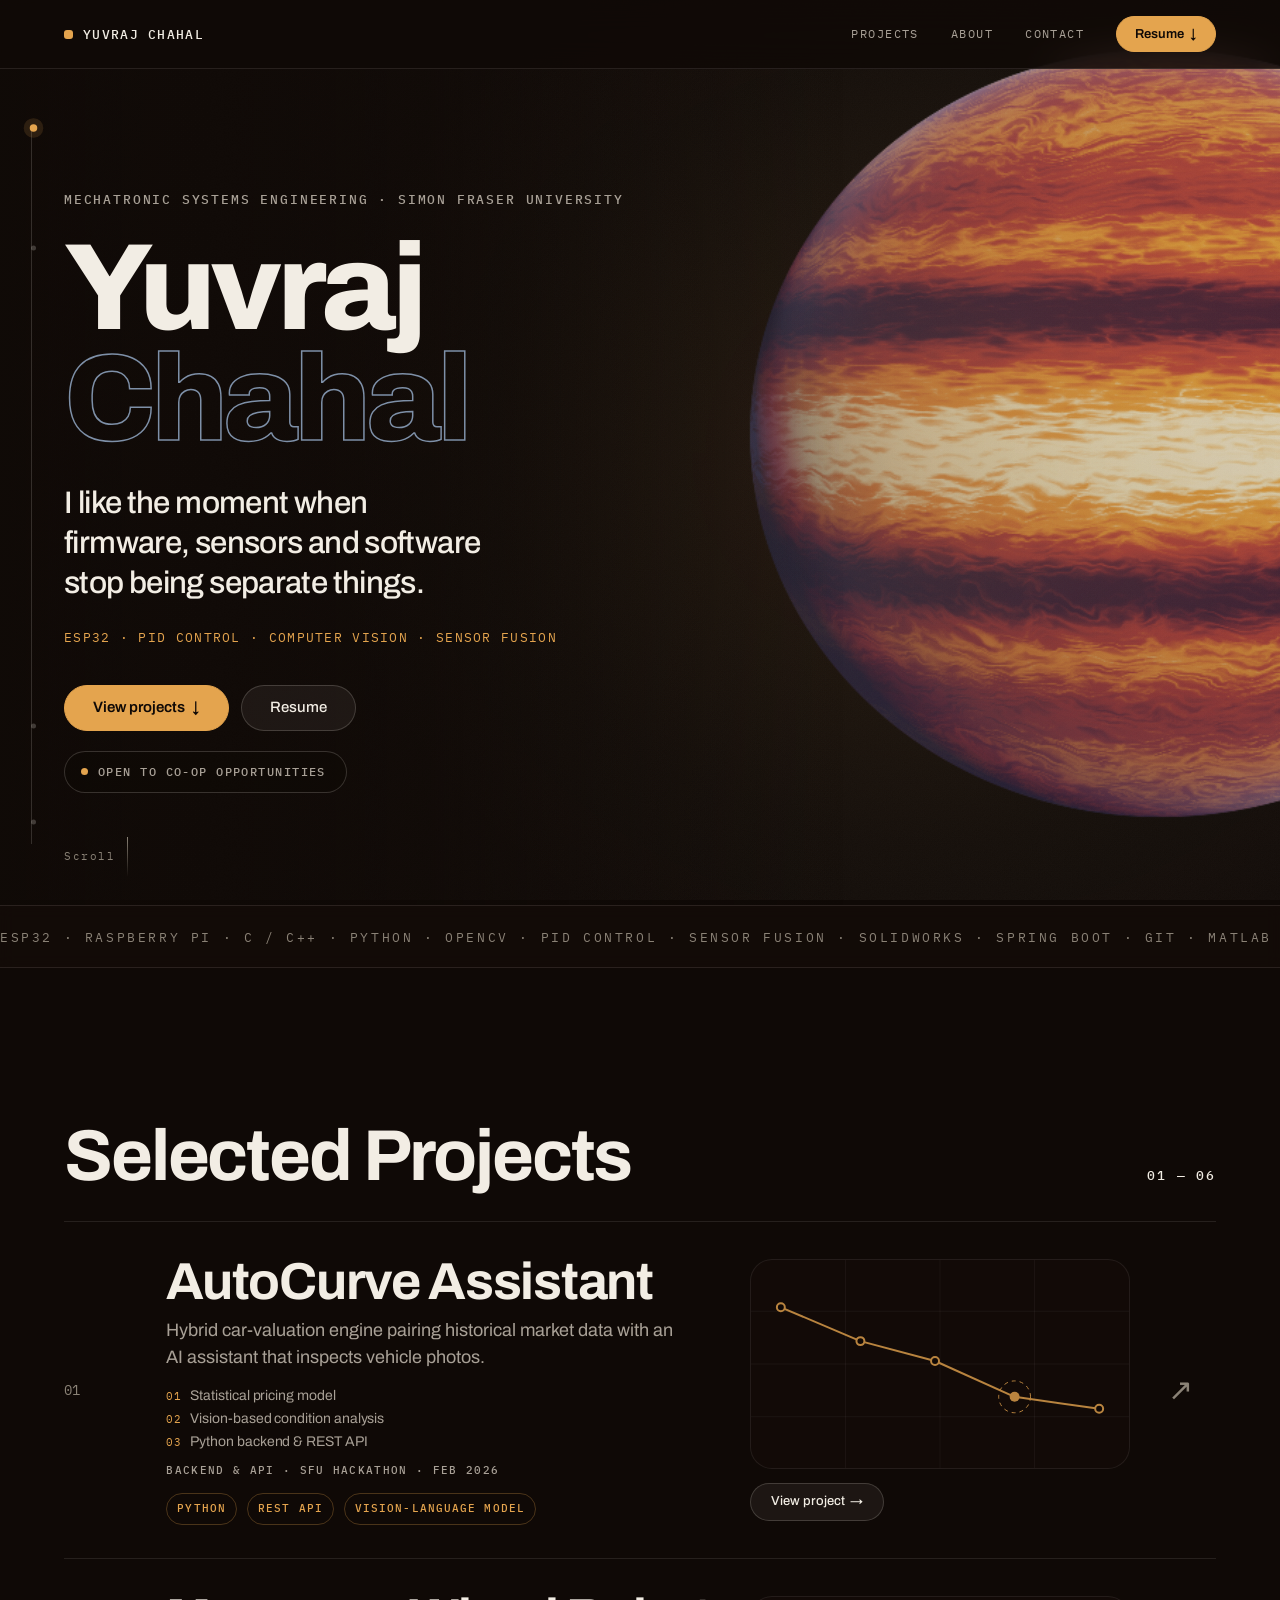
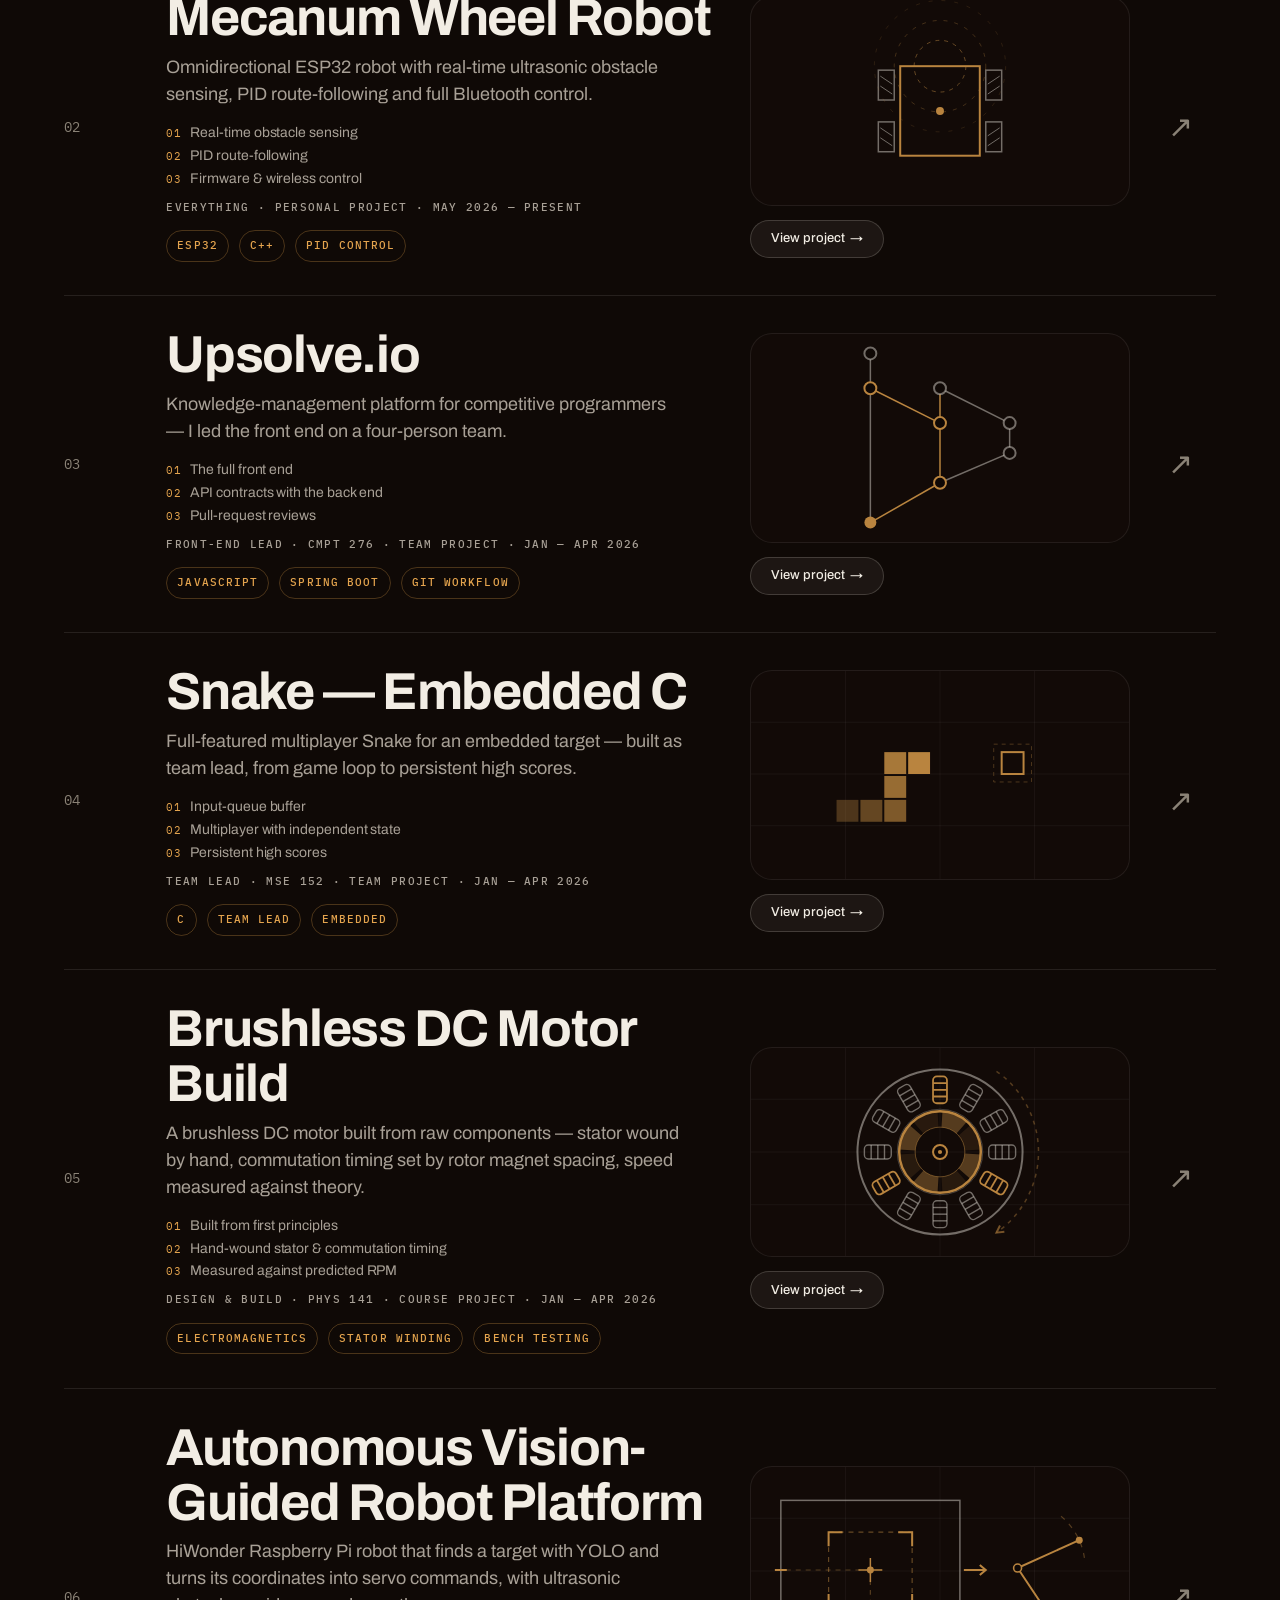
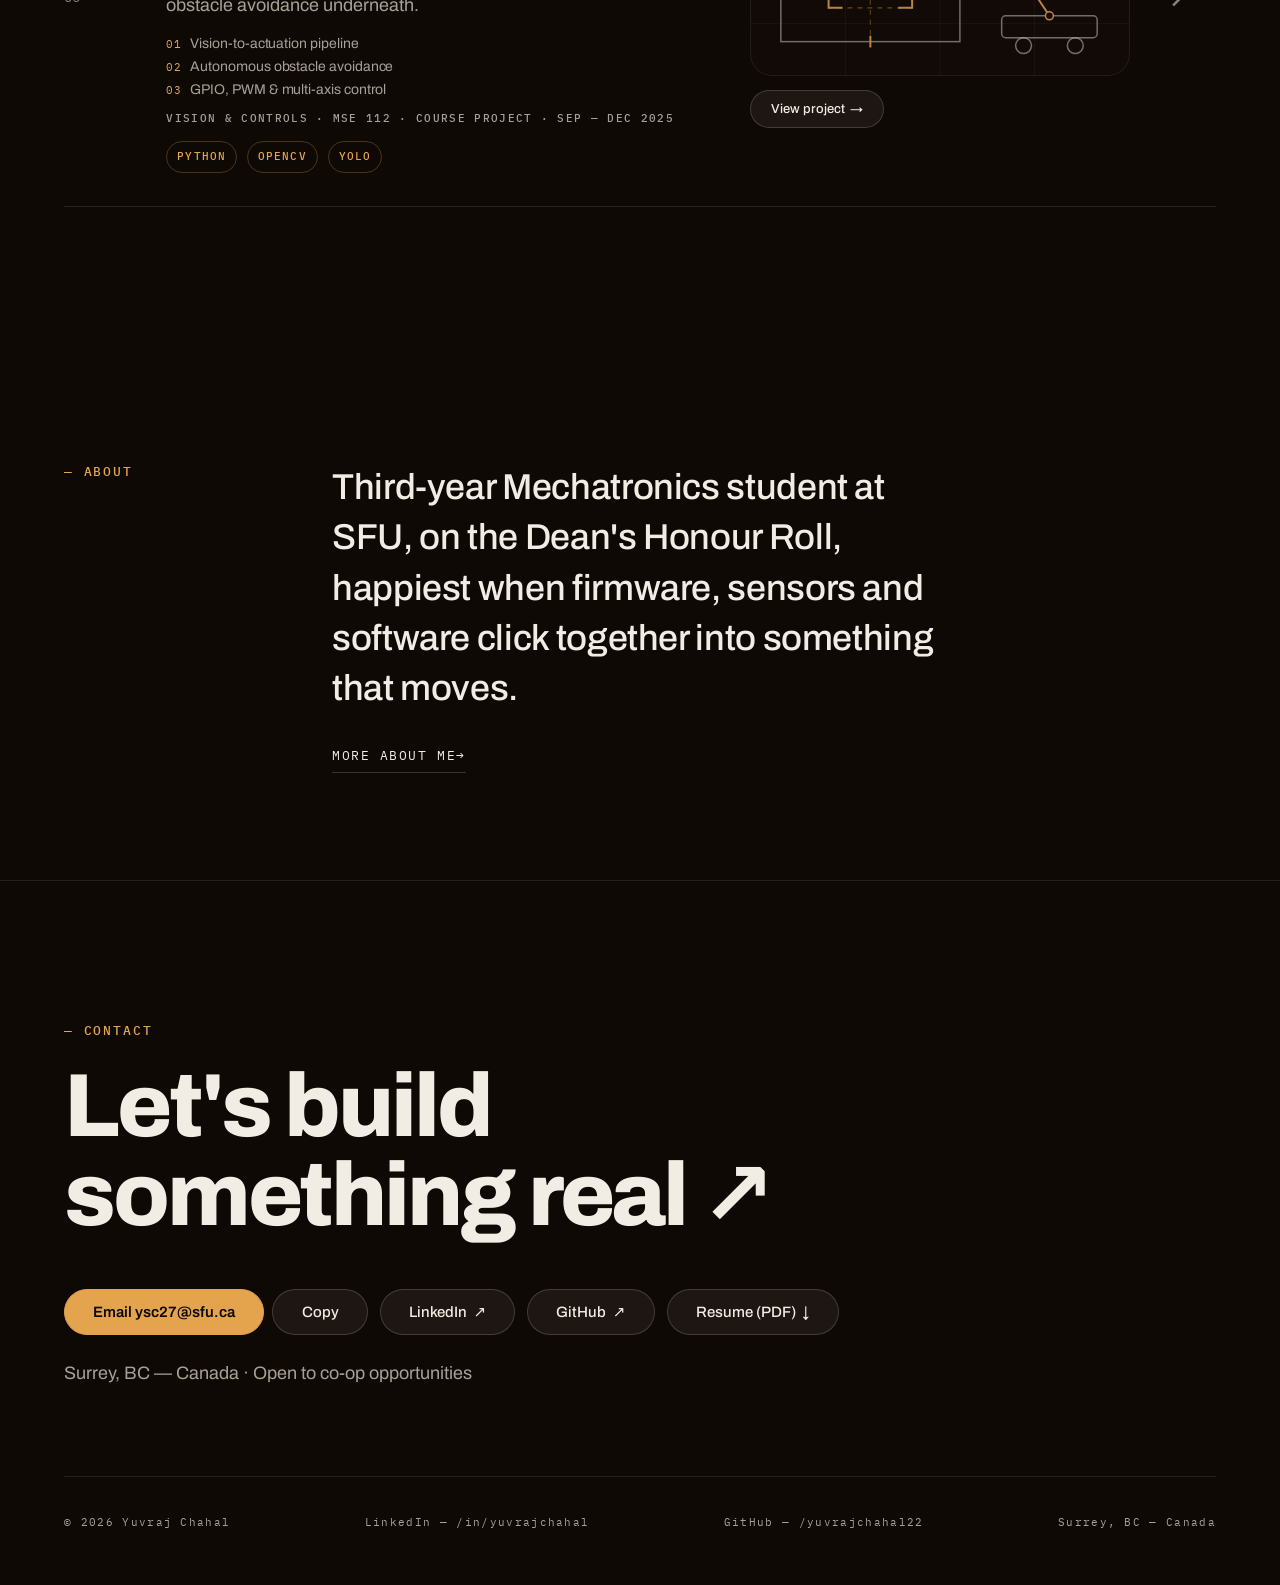
<file: site/index.html>
<!DOCTYPE html>
<html lang="en">
<head>
<meta charset="utf-8">
<meta name="viewport" content="width=device-width, initial-scale=1">
<title>Yuvraj Chahal — Mechatronics &amp; Embedded Systems</title>
<meta name="description" content="Mechatronic Systems Engineering student at Simon Fraser University. I design and program systems where hardware meets software — ESP32 robots, PID control loops, computer vision pipelines and full-stack web apps. Open to co-op opportunities.">
<meta name="theme-color" content="#0F0906">
<meta property="og:title" content="Yuvraj Chahal — Mechatronics &amp; Embedded Systems">
<meta property="og:description" content="I like the moment when firmware, sensors and software stop being separate things. Open to co-op opportunities.">
<meta property="og:type" content="website">
<!-- og:image must be an absolute URL once deployed, e.g. https://yourdomain/assets/og.jpg -->
<meta property="og:image" content="assets/og.jpg">
<meta property="og:image:width" content="1200">
<meta property="og:image:height" content="630">
<meta name="twitter:card" content="summary_large_image">
<link rel="icon" href="assets/favicon.svg" type="image/svg+xml">
<link rel="preconnect" href="https://fonts.googleapis.com">
<link rel="preconnect" href="https://fonts.gstatic.com" crossorigin>
<link rel="stylesheet" href="https://fonts.googleapis.com/css2?family=Archivo:wght@400;500;600;700;800&amp;family=IBM+Plex+Mono:wght@400;500&amp;display=swap">
<link rel="stylesheet" href="assets/css/site.css">
<script>document.documentElement.classList.add('js');</script>
</head>
<body class="page-home">
<a class="sr-only skip-link" href="#main">Skip to content</a>

<div class="jupiter-stage" aria-hidden="true">
  <canvas class="jupiter" role="presentation" aria-hidden="true"></canvas>
  <div class="jupiter-fallback"></div>
  <div class="veil"></div>
  <div class="bleed"></div>
  <div class="grain"></div>
</div>

<div class="page">

  <header class="nav">
    <a href="index.html" class="nav__brand" data-nav>
      <span class="nav__mark"></span>
      Yuvraj Chahal
    </a>
    <nav class="nav__links" aria-label="Primary">
      <a href="#projects" class="link">Projects</a>
      <a href="about.html" class="link" data-nav>About</a>
      <a href="#contact" class="link link--hide-sm">Contact</a>
      <a href="uploads/YuvrajChahalResume.pdf" download class="btn btn--primary btn--sm">Resume <span aria-hidden="true">↓</span></a>
    </nav>
  </header>

  <main id="main">

    <!-- ================= HERO ================= -->
    <section class="hero wrap" aria-labelledby="name" data-rail="Intro">

      <div class="hero__inner">
        <span class="eyebrow hero__eyebrow hero-in">Mechatronic Systems Engineering · Simon Fraser University</span>

        <h1 id="name" class="display hero__name hero-in hero-in--2">
          Yuvraj<br>
          <span class="outline">Chahal</span>
        </h1>

        <p class="hero__hook hero-in hero-in--3">
          I like the moment when firmware, sensors and software stop being separate things.
        </p>

        <p class="hero__support hero-in hero-in--3">
          <span class="mono">ESP32 · PID control · computer vision · sensor fusion</span>
        </p>

        <div class="hero__actions hero-in hero-in--4">
          <a href="#projects" class="btn btn--primary">View projects <span aria-hidden="true">↓</span></a>
          <a href="uploads/YuvrajChahalResume.pdf" download class="btn">Resume</a>
        </div>
        <div class="hero__status hero-in hero-in--4">
          <span class="pill"><span class="pill__dot"></span>Open to co-op opportunities</span>
        </div>
      </div>

      <div class="hero__cue hero-in hero-in--5">Scroll</div>
    </section>

    <!-- ================= TICKER ================= -->
    <div class="ticker" aria-hidden="true">
      <div class="ticker__track">
        <span class="ticker__item">ESP32 · RASPBERRY PI · C / C++ · PYTHON · OPENCV · PID CONTROL · SENSOR FUSION · SOLIDWORKS · SPRING BOOT · GIT · MATLAB · I²C / SPI / UART ·&nbsp;</span>
        <span class="ticker__item">ESP32 · RASPBERRY PI · C / C++ · PYTHON · OPENCV · PID CONTROL · SENSOR FUSION · SOLIDWORKS · SPRING BOOT · GIT · MATLAB · I²C / SPI / UART ·&nbsp;</span>
      </div>
    </div>

    <!-- ================= PROJECTS ================= -->
    <section id="projects" class="section wrap" aria-labelledby="projects-h" data-rail="Projects">
      <div class="section-head reveal">
        <h2 id="projects-h" class="h-1">Selected Projects</h2>
        <span class="eyebrow num">01 — 06</span>
      </div>

      <div class="rows">

        <a href="project-autocurve.html" class="row reveal" data-nav aria-labelledby="row-autocurve-i row-autocurve-t">
          <span class="row__index num" id="row-autocurve-i">01</span>
          <div>
            <h3 class="row__title" id="row-autocurve-t">AutoCurve Assistant</h3>
            <span class="row__blurb">Hybrid car-valuation engine pairing historical market data with an AI assistant that inspects vehicle photos.</span>
            <span class="row__facts">
              <span class="row__fact"><span class="row__fact-i" aria-hidden="true">01</span>Statistical pricing model</span>
              <span class="row__fact"><span class="row__fact-i" aria-hidden="true">02</span>Vision-based condition analysis</span>
              <span class="row__fact"><span class="row__fact-i" aria-hidden="true">03</span>Python backend &amp; REST API</span>
            </span>
            <span class="row__meta">Backend &amp; API · SFU Hackathon · Feb 2026</span>
            <span class="chips row__chips">
              <span class="chip">Python</span>
              <span class="chip">REST API</span>
              <span class="chip">Vision-language model</span>
            </span>
          </div>
          <span class="row__side">
          <span class="row__fig">
            <svg viewBox="0 0 380 210" preserveAspectRatio="xMidYMid slice" aria-hidden="true">
              <g class="fig-grid"><line x1="0" y1="52" x2="380" y2="52"/><line x1="0" y1="105" x2="380" y2="105"/><line x1="0" y1="158" x2="380" y2="158"/><line x1="95" y1="0" x2="95" y2="210"/><line x1="190" y1="0" x2="190" y2="210"/><line x1="285" y1="0" x2="285" y2="210"/></g>
              <g class="fig-stroke" fill="none" stroke-width="2"><line x1="30" y1="48" x2="110" y2="82"/><line x1="110" y1="82" x2="185" y2="102"/><line x1="185" y1="102" x2="265" y2="138"/><line x1="265" y1="138" x2="350" y2="150"/></g>
              <g class="fig-stroke fig-bg" stroke-width="2"><circle cx="30" cy="48" r="4"/><circle cx="110" cy="82" r="4"/><circle cx="185" cy="102" r="4"/><circle cx="350" cy="150" r="4"/></g>
              <circle class="fig-fill" cx="265" cy="138" r="5"/>
              <circle class="fig-stroke" cx="265" cy="138" r="16" fill="none" stroke-width="1" stroke-dasharray="4 4"/>
            </svg>
          </span>
          <span class="btn btn--sm row__cta">View project <span aria-hidden="true">→</span></span>
          </span>
          <span class="row__arrow" aria-hidden="true">↗</span>
        </a>

        <a href="project-mecanum.html" class="row reveal" data-nav aria-labelledby="row-mecanum-i row-mecanum-t">
          <span class="row__index num" id="row-mecanum-i">02</span>
          <div>
            <h3 class="row__title" id="row-mecanum-t">Mecanum Wheel Robot</h3>
            <span class="row__blurb">Omnidirectional ESP32 robot with real-time ultrasonic obstacle sensing, PID route-following and full Bluetooth control.</span>
            <span class="row__facts">
              <span class="row__fact"><span class="row__fact-i" aria-hidden="true">01</span>Real-time obstacle sensing</span>
              <span class="row__fact"><span class="row__fact-i" aria-hidden="true">02</span>PID route-following</span>
              <span class="row__fact"><span class="row__fact-i" aria-hidden="true">03</span>Firmware &amp; wireless control</span>
            </span>
            <span class="row__meta">Everything · Personal project · May 2026 — Present</span>
            <span class="chips row__chips">
              <span class="chip">ESP32</span>
              <span class="chip">C++</span>
              <span class="chip">PID control</span>
            </span>
          </div>
          <span class="row__side">
          <span class="row__fig">
            <svg viewBox="0 0 380 210" preserveAspectRatio="xMidYMid slice" aria-hidden="true">
              <rect class="fig-stroke" x="150" y="70" width="80" height="90" fill="none" stroke-width="2"/>
              <g class="fig-ink" fill="none" stroke-width="1.5"><rect x="128" y="74" width="16" height="30"/><rect x="236" y="74" width="16" height="30"/><rect x="128" y="126" width="16" height="30"/><rect x="236" y="126" width="16" height="30"/></g>
              <g class="fig-ink" stroke-width="1"><line x1="130" y1="80" x2="142" y2="88"/><line x1="130" y1="90" x2="142" y2="98"/><line x1="238" y1="88" x2="250" y2="80"/><line x1="238" y1="98" x2="250" y2="90"/><line x1="130" y1="132" x2="142" y2="140"/><line x1="130" y1="142" x2="142" y2="150"/><line x1="238" y1="140" x2="250" y2="132"/><line x1="238" y1="150" x2="250" y2="142"/></g>
              <g class="fig-stroke" fill="none" stroke-width="1"><circle cx="190" cy="70" r="26" opacity=".5" stroke-dasharray="4 5"/><circle cx="190" cy="70" r="46" opacity=".3" stroke-dasharray="4 7"/><circle cx="190" cy="70" r="66" opacity=".16" stroke-dasharray="4 9"/></g>
              <circle class="fig-fill" cx="190" cy="115" r="4"/>
            </svg>
          </span>
          <span class="btn btn--sm row__cta">View project <span aria-hidden="true">→</span></span>
          </span>
          <span class="row__arrow" aria-hidden="true">↗</span>
        </a>

        <a href="project-upsolve.html" class="row reveal" data-nav aria-labelledby="row-upsolve-i row-upsolve-t">
          <span class="row__index num" id="row-upsolve-i">03</span>
          <div>
            <h3 class="row__title" id="row-upsolve-t">Upsolve.io</h3>
            <span class="row__blurb">Knowledge-management platform for competitive programmers — I led the front end on a four-person team.</span>
            <span class="row__facts">
              <span class="row__fact"><span class="row__fact-i" aria-hidden="true">01</span>The full front end</span>
              <span class="row__fact"><span class="row__fact-i" aria-hidden="true">02</span>API contracts with the back end</span>
              <span class="row__fact"><span class="row__fact-i" aria-hidden="true">03</span>Pull-request reviews</span>
            </span>
            <span class="row__meta">Front-end lead · CMPT 276 · Team project · Jan — Apr 2026</span>
            <span class="chips row__chips">
              <span class="chip">JavaScript</span>
              <span class="chip">Spring Boot</span>
              <span class="chip">Git workflow</span>
            </span>
          </div>
          <span class="row__side">
          <span class="row__fig">
            <svg viewBox="0 0 380 210" preserveAspectRatio="xMidYMid slice" aria-hidden="true">
              <g class="fig-ink" stroke-width="1.5"><line x1="120" y1="20" x2="120" y2="190"/><line x1="260" y1="90" x2="260" y2="120"/><line x1="190" y1="55" x2="260" y2="90"/><line x1="260" y1="120" x2="190" y2="150"/></g>
              <g class="fig-stroke" stroke-width="1.5"><line x1="190" y1="55" x2="190" y2="150"/><line x1="120" y1="55" x2="190" y2="90"/><line x1="190" y1="150" x2="120" y2="190"/></g>
              <g class="fig-ink fig-bg" stroke-width="2"><circle cx="120" cy="20" r="6"/><circle cx="190" cy="55" r="6"/><circle cx="260" cy="90" r="6"/><circle cx="260" cy="120" r="6"/></g>
              <g class="fig-stroke fig-bg" stroke-width="2"><circle cx="120" cy="55" r="6"/><circle cx="190" cy="90" r="6"/><circle cx="190" cy="150" r="6"/></g>
              <circle class="fig-fill" cx="120" cy="190" r="6"/>
            </svg>
          </span>
          <span class="btn btn--sm row__cta">View project <span aria-hidden="true">→</span></span>
          </span>
          <span class="row__arrow" aria-hidden="true">↗</span>
        </a>

        <a href="project-snake.html" class="row reveal" data-nav aria-labelledby="row-snake-i row-snake-t">
          <span class="row__index num" id="row-snake-i">04</span>
          <div>
            <h3 class="row__title" id="row-snake-t">Snake — Embedded C</h3>
            <span class="row__blurb">Full-featured multiplayer Snake for an embedded target — built as team lead, from game loop to persistent high scores.</span>
            <span class="row__facts">
              <span class="row__fact"><span class="row__fact-i" aria-hidden="true">01</span>Input-queue buffer</span>
              <span class="row__fact"><span class="row__fact-i" aria-hidden="true">02</span>Multiplayer with independent state</span>
              <span class="row__fact"><span class="row__fact-i" aria-hidden="true">03</span>Persistent high scores</span>
            </span>
            <span class="row__meta">Team lead · MSE 152 · Team project · Jan — Apr 2026</span>
            <span class="chips row__chips">
              <span class="chip">C</span>
              <span class="chip">Team lead</span>
              <span class="chip">Embedded</span>
            </span>
          </div>
          <span class="row__side">
          <span class="row__fig">
            <svg viewBox="0 0 380 210" preserveAspectRatio="xMidYMid slice" aria-hidden="true">
              <g class="fig-grid"><line x1="0" y1="52" x2="380" y2="52"/><line x1="0" y1="104" x2="380" y2="104"/><line x1="0" y1="156" x2="380" y2="156"/><line x1="95" y1="0" x2="95" y2="210"/><line x1="190" y1="0" x2="190" y2="210"/><line x1="285" y1="0" x2="285" y2="210"/></g>
              <g class="fig-fill"><rect x="86" y="130" width="22" height="22" opacity=".35"/><rect x="110" y="130" width="22" height="22" opacity=".5"/><rect x="134" y="130" width="22" height="22" opacity=".65"/><rect x="134" y="106" width="22" height="22" opacity=".8"/><rect x="134" y="82" width="22" height="22" opacity=".9"/><rect x="158" y="82" width="22" height="22"/></g>
              <rect class="fig-stroke" x="252" y="82" width="22" height="22" fill="none" stroke-width="2"/>
              <rect class="fig-stroke" x="244" y="74" width="38" height="38" fill="none" stroke-width="1" opacity=".35" stroke-dasharray="4 4"/>
            </svg>
          </span>
          <span class="btn btn--sm row__cta">View project <span aria-hidden="true">→</span></span>
          </span>
          <span class="row__arrow" aria-hidden="true">↗</span>
        </a>

        <a href="project-brushless.html" class="row reveal" data-nav aria-labelledby="row-brushless-i row-brushless-t">
          <span class="row__index num" id="row-brushless-i">05</span>
          <div>
            <h3 class="row__title" id="row-brushless-t">Brushless DC Motor Build</h3>
            <span class="row__blurb">A brushless DC motor built from raw components — stator wound by hand, commutation timing set by rotor magnet spacing, speed measured against theory.</span>
            <span class="row__facts">
              <span class="row__fact"><span class="row__fact-i" aria-hidden="true">01</span>Built from first principles</span>
              <span class="row__fact"><span class="row__fact-i" aria-hidden="true">02</span>Hand-wound stator &amp; commutation timing</span>
              <span class="row__fact"><span class="row__fact-i" aria-hidden="true">03</span>Measured against predicted RPM</span>
            </span>
            <span class="row__meta">Design &amp; build · PHYS 141 · Course project · Jan — Apr 2026</span>
            <span class="chips row__chips">
              <span class="chip">Electromagnetics</span>
              <span class="chip">Stator winding</span>
              <span class="chip">Bench testing</span>
            </span>
          </div>
          <span class="row__side">
          <span class="row__fig">
            <svg viewBox="0 0 380 210" preserveAspectRatio="xMidYMid slice" aria-hidden="true">
              <g class="fig-grid"><line x1="0" y1="52" x2="380" y2="52"/><line x1="0" y1="105" x2="380" y2="105"/><line x1="0" y1="158" x2="380" y2="158"/><line x1="95" y1="0" x2="95" y2="210"/><line x1="190" y1="0" x2="190" y2="210"/><line x1="285" y1="0" x2="285" y2="210"/></g>
              <circle class="fig-ink" cx="190" cy="105" r="83" fill="none" stroke-width="2"/>
              <circle class="fig-ink" cx="190" cy="105" r="43" fill="none" stroke-width="1" opacity=".55"/>
              <g class="fig-ink" fill="none" stroke-width="1.4"><g transform="rotate(30 190 105)"><rect x="183" y="29" width="14" height="27" rx="3.9"/><line x1="183" y1="35.8" x2="197" y2="35.8"/><line x1="183" y1="42.5" x2="197" y2="42.5"/><line x1="183" y1="49.2" x2="197" y2="49.2"/></g><g transform="rotate(60 190 105)"><rect x="183" y="29" width="14" height="27" rx="3.9"/><line x1="183" y1="35.8" x2="197" y2="35.8"/><line x1="183" y1="42.5" x2="197" y2="42.5"/><line x1="183" y1="49.2" x2="197" y2="49.2"/></g><g transform="rotate(90 190 105)"><rect x="183" y="29" width="14" height="27" rx="3.9"/><line x1="183" y1="35.8" x2="197" y2="35.8"/><line x1="183" y1="42.5" x2="197" y2="42.5"/><line x1="183" y1="49.2" x2="197" y2="49.2"/></g><g transform="rotate(150 190 105)"><rect x="183" y="29" width="14" height="27" rx="3.9"/><line x1="183" y1="35.8" x2="197" y2="35.8"/><line x1="183" y1="42.5" x2="197" y2="42.5"/><line x1="183" y1="49.2" x2="197" y2="49.2"/></g><g transform="rotate(180 190 105)"><rect x="183" y="29" width="14" height="27" rx="3.9"/><line x1="183" y1="35.8" x2="197" y2="35.8"/><line x1="183" y1="42.5" x2="197" y2="42.5"/><line x1="183" y1="49.2" x2="197" y2="49.2"/></g><g transform="rotate(210 190 105)"><rect x="183" y="29" width="14" height="27" rx="3.9"/><line x1="183" y1="35.8" x2="197" y2="35.8"/><line x1="183" y1="42.5" x2="197" y2="42.5"/><line x1="183" y1="49.2" x2="197" y2="49.2"/></g><g transform="rotate(270 190 105)"><rect x="183" y="29" width="14" height="27" rx="3.9"/><line x1="183" y1="35.8" x2="197" y2="35.8"/><line x1="183" y1="42.5" x2="197" y2="42.5"/><line x1="183" y1="49.2" x2="197" y2="49.2"/></g><g transform="rotate(300 190 105)"><rect x="183" y="29" width="14" height="27" rx="3.9"/><line x1="183" y1="35.8" x2="197" y2="35.8"/><line x1="183" y1="42.5" x2="197" y2="42.5"/><line x1="183" y1="49.2" x2="197" y2="49.2"/></g><g transform="rotate(330 190 105)"><rect x="183" y="29" width="14" height="27" rx="3.9"/><line x1="183" y1="35.8" x2="197" y2="35.8"/><line x1="183" y1="42.5" x2="197" y2="42.5"/><line x1="183" y1="49.2" x2="197" y2="49.2"/></g></g>
              <g class="fig-stroke" fill="none" stroke-width="1.8"><g transform="rotate(0 190 105)"><rect x="183" y="29" width="14" height="27" rx="3.9"/><line x1="183" y1="35.8" x2="197" y2="35.8"/><line x1="183" y1="42.5" x2="197" y2="42.5"/><line x1="183" y1="49.2" x2="197" y2="49.2"/></g><g transform="rotate(120 190 105)"><rect x="183" y="29" width="14" height="27" rx="3.9"/><line x1="183" y1="35.8" x2="197" y2="35.8"/><line x1="183" y1="42.5" x2="197" y2="42.5"/><line x1="183" y1="49.2" x2="197" y2="49.2"/></g><g transform="rotate(240 190 105)"><rect x="183" y="29" width="14" height="27" rx="3.9"/><line x1="183" y1="35.8" x2="197" y2="35.8"/><line x1="183" y1="42.5" x2="197" y2="42.5"/><line x1="183" y1="49.2" x2="197" y2="49.2"/></g></g>
              <g class="fig-fill" opacity=".4"><path d="M192.5 64.1A41 41 0 0 1 217.2 74.3L206.6 86.3A25 25 0 0 0 191.5 80Z"/><path d="M230.9 107.5A41 41 0 0 1 220.7 132.2L208.7 121.6A25 25 0 0 0 215 106.5Z"/><path d="M187.5 145.9A41 41 0 0 1 162.8 135.7L173.4 123.7A25 25 0 0 0 188.5 130Z"/><path d="M149.1 102.5A41 41 0 0 1 159.3 77.8L171.3 88.4A25 25 0 0 0 165 103.5Z"/></g>
              <g class="fig-fill" opacity=".13"><path d="M220.7 77.8A41 41 0 0 1 230.9 102.5L215 103.5A25 25 0 0 0 208.7 88.4Z"/><path d="M217.2 135.7A41 41 0 0 1 192.5 145.9L191.5 130A25 25 0 0 0 206.6 123.7Z"/><path d="M159.3 132.2A41 41 0 0 1 149.1 107.5L165 106.5A25 25 0 0 0 171.3 121.6Z"/><path d="M162.8 74.3A41 41 0 0 1 187.5 64.1L188.5 80A25 25 0 0 0 173.4 86.3Z"/></g>
              <circle class="fig-stroke" cx="190" cy="105" r="41" fill="none" stroke-width="2.5"/>
              <circle class="fig-stroke" cx="190" cy="105" r="25" fill="none" stroke-width="1" opacity=".5"/>
              <circle class="fig-stroke fig-bg" cx="190" cy="105" r="7" stroke-width="2"/>
              <circle class="fig-fill" cx="190" cy="105" r="2.1"/>
              <path class="fig-stroke" d="M246.8 23.9A99 99 0 0 1 246.8 186.1" fill="none" stroke-width="1.5" opacity="0.4" stroke-dasharray="4 5"/>
              <g class="fig-stroke" fill="none" stroke-width="2" opacity=".6"><path d="M254.7 185.2L246.8 186.1L250.3 178.9"/></g>
            </svg>
          </span>
          <span class="btn btn--sm row__cta">View project <span aria-hidden="true">→</span></span>
          </span>
          <span class="row__arrow" aria-hidden="true">↗</span>
        </a>

        <a href="project-vision.html" class="row reveal" data-nav aria-labelledby="row-vision-i row-vision-t">
          <span class="row__index num" id="row-vision-i">06</span>
          <div>
            <h3 class="row__title" id="row-vision-t">Autonomous Vision-Guided Robot Platform</h3>
            <span class="row__blurb">HiWonder Raspberry Pi robot that finds a target with YOLO and turns its coordinates into servo commands, with ultrasonic obstacle avoidance underneath.</span>
            <span class="row__facts">
              <span class="row__fact"><span class="row__fact-i" aria-hidden="true">01</span>Vision-to-actuation pipeline</span>
              <span class="row__fact"><span class="row__fact-i" aria-hidden="true">02</span>Autonomous obstacle avoidance</span>
              <span class="row__fact"><span class="row__fact-i" aria-hidden="true">03</span>GPIO, PWM &amp; multi-axis control</span>
            </span>
            <span class="row__meta">Vision &amp; controls · MSE 112 · Course project · Sep — Dec 2025</span>
            <span class="chips row__chips">
              <span class="chip">Python</span>
              <span class="chip">OpenCV</span>
              <span class="chip">YOLO</span>
            </span>
          </div>
          <span class="row__side">
          <span class="row__fig">
            <svg viewBox="0 0 380 210" preserveAspectRatio="xMidYMid slice" aria-hidden="true">
              <g class="fig-grid"><line x1="0" y1="52" x2="380" y2="52"/><line x1="0" y1="105" x2="380" y2="105"/><line x1="0" y1="158" x2="380" y2="158"/><line x1="95" y1="0" x2="95" y2="210"/><line x1="190" y1="0" x2="190" y2="210"/><line x1="285" y1="0" x2="285" y2="210"/></g>
              <rect class="fig-ink" x="30" y="34" width="180" height="142" fill="none" stroke-width="1.5"/>
              <rect class="fig-stroke" x="78" y="66" width="84" height="76" fill="none" stroke-width="1.2" opacity=".5" stroke-dasharray="5 5"/>
              <g class="fig-stroke" fill="none" stroke-width="2"><path d="M78 80V66h14"/><path d="M148 66h14v14"/><path d="M162 128v14h-14"/><path d="M92 142H78v-14"/></g>
              <g class="fig-stroke" fill="none" stroke-width="1.2" opacity=".4" stroke-dasharray="5 5"><path d="M120 104v72"/><path d="M120 104H30"/></g>
              <g class="fig-stroke" stroke-width="2"><line x1="120" y1="170" x2="120" y2="182"/><line x1="24" y1="104" x2="36" y2="104"/></g>
              <g class="fig-stroke" stroke-width="1.5"><line x1="108" y1="104" x2="132" y2="104"/><line x1="120" y1="92" x2="120" y2="116"/></g>
              <circle class="fig-fill" cx="120" cy="104" r="3.5"/>
              <path class="fig-stroke" d="M214 104h22" fill="none" stroke-width="2"/>
              <path class="fig-stroke" d="M230 99l6 5-6 5" fill="none" stroke-width="2"/>
              <g class="fig-ink" fill="none" stroke-width="1.5"><rect x="252" y="150" width="96" height="22" rx="4"/><circle cx="274" cy="180" r="8"/><circle cx="326" cy="180" r="8"/></g>
              <path class="fig-stroke" d="M300 150L268 102L330 74" fill="none" stroke-width="2"/>
              <g class="fig-stroke fig-bg" stroke-width="1.6"><circle cx="300" cy="150" r="4"/><circle cx="268" cy="102" r="4"/></g>
              <circle class="fig-fill" cx="330" cy="74" r="3.5"/>
              <path class="fig-stroke" d="M311.7 49.9A68 68 0 0 1 335.7 96.1" fill="none" stroke-width="1.2" opacity=".4" stroke-dasharray="5 6"/>
            </svg>
          </span>
          <span class="btn btn--sm row__cta">View project <span aria-hidden="true">→</span></span>
          </span>
          <span class="row__arrow" aria-hidden="true">↗</span>
        </a>

      </div>
    </section>

    <!-- ================= ABOUT TEASER ================= -->
    <section class="section section--tight wrap" aria-labelledby="about-h" data-rail="About">
      <div class="teaser reveal">
        <h2 id="about-h" class="eyebrow eyebrow--accent eyebrow--dash">About</h2>
        <div>
          <p class="teaser__text">
            Third-year Mechatronics student at SFU, on the Dean's Honour Roll, happiest when firmware, sensors and software click together into something that moves.
          </p>
          <a href="about.html" class="link link--under" data-nav>More about me <span aria-hidden="true">→</span></a>
        </div>
      </div>
    </section>

  </main>

  <!-- ================= CONTACT ================= -->
  <footer id="contact" class="footer" data-rail="Contact">
    <div class="wrap">
      <div class="reveal">
        <span class="eyebrow eyebrow--accent eyebrow--dash footer__status">Contact</span>
        <a href="mailto:ysc27@sfu.ca" class="footer__cta">Let's build<br>something real <span aria-hidden="true">↗</span></a>
      </div>
      <div class="contact-actions reveal" data-delay="100">
        <span class="contact-actions__group">
          <a href="mailto:ysc27@sfu.ca" class="btn btn--primary">Email ysc27@sfu.ca</a>
          <button type="button" class="btn copy-email" data-copy="ysc27@sfu.ca" aria-label="Copy email address"><span class="copy-email__label">Copy</span></button>
          <span class="sr-only copy-status" role="status" data-copy-status></span>
        </span>
        <a href="https://linkedin.com/in/yuvrajchahal/" target="_blank" rel="noopener" class="btn">LinkedIn <span aria-hidden="true">↗</span></a>
        <a href="https://github.com/yuvrajchahal22" target="_blank" rel="noopener" class="btn">GitHub <span aria-hidden="true">↗</span></a>
        <a href="uploads/YuvrajChahalResume.pdf" download class="btn">Resume (PDF) <span aria-hidden="true">↓</span></a>
      </div>
      <p class="contact-note reveal" data-delay="160"><span>Surrey, BC — Canada</span> · <span>Open to co-op opportunities</span></p>
      <div class="footer__meta">
        <span>© 2026 Yuvraj Chahal</span>
        <a href="https://linkedin.com/in/yuvrajchahal/" target="_blank" rel="noopener">LinkedIn — /in/yuvrajchahal</a>
        <a href="https://github.com/yuvrajchahal22" target="_blank" rel="noopener">GitHub — /yuvrajchahal22</a>
        <span>Surrey, BC — Canada</span>
      </div>
    </div>
  </footer>

</div>

<script src="assets/js/site.js" defer></script>
</body>
</html>
</file>
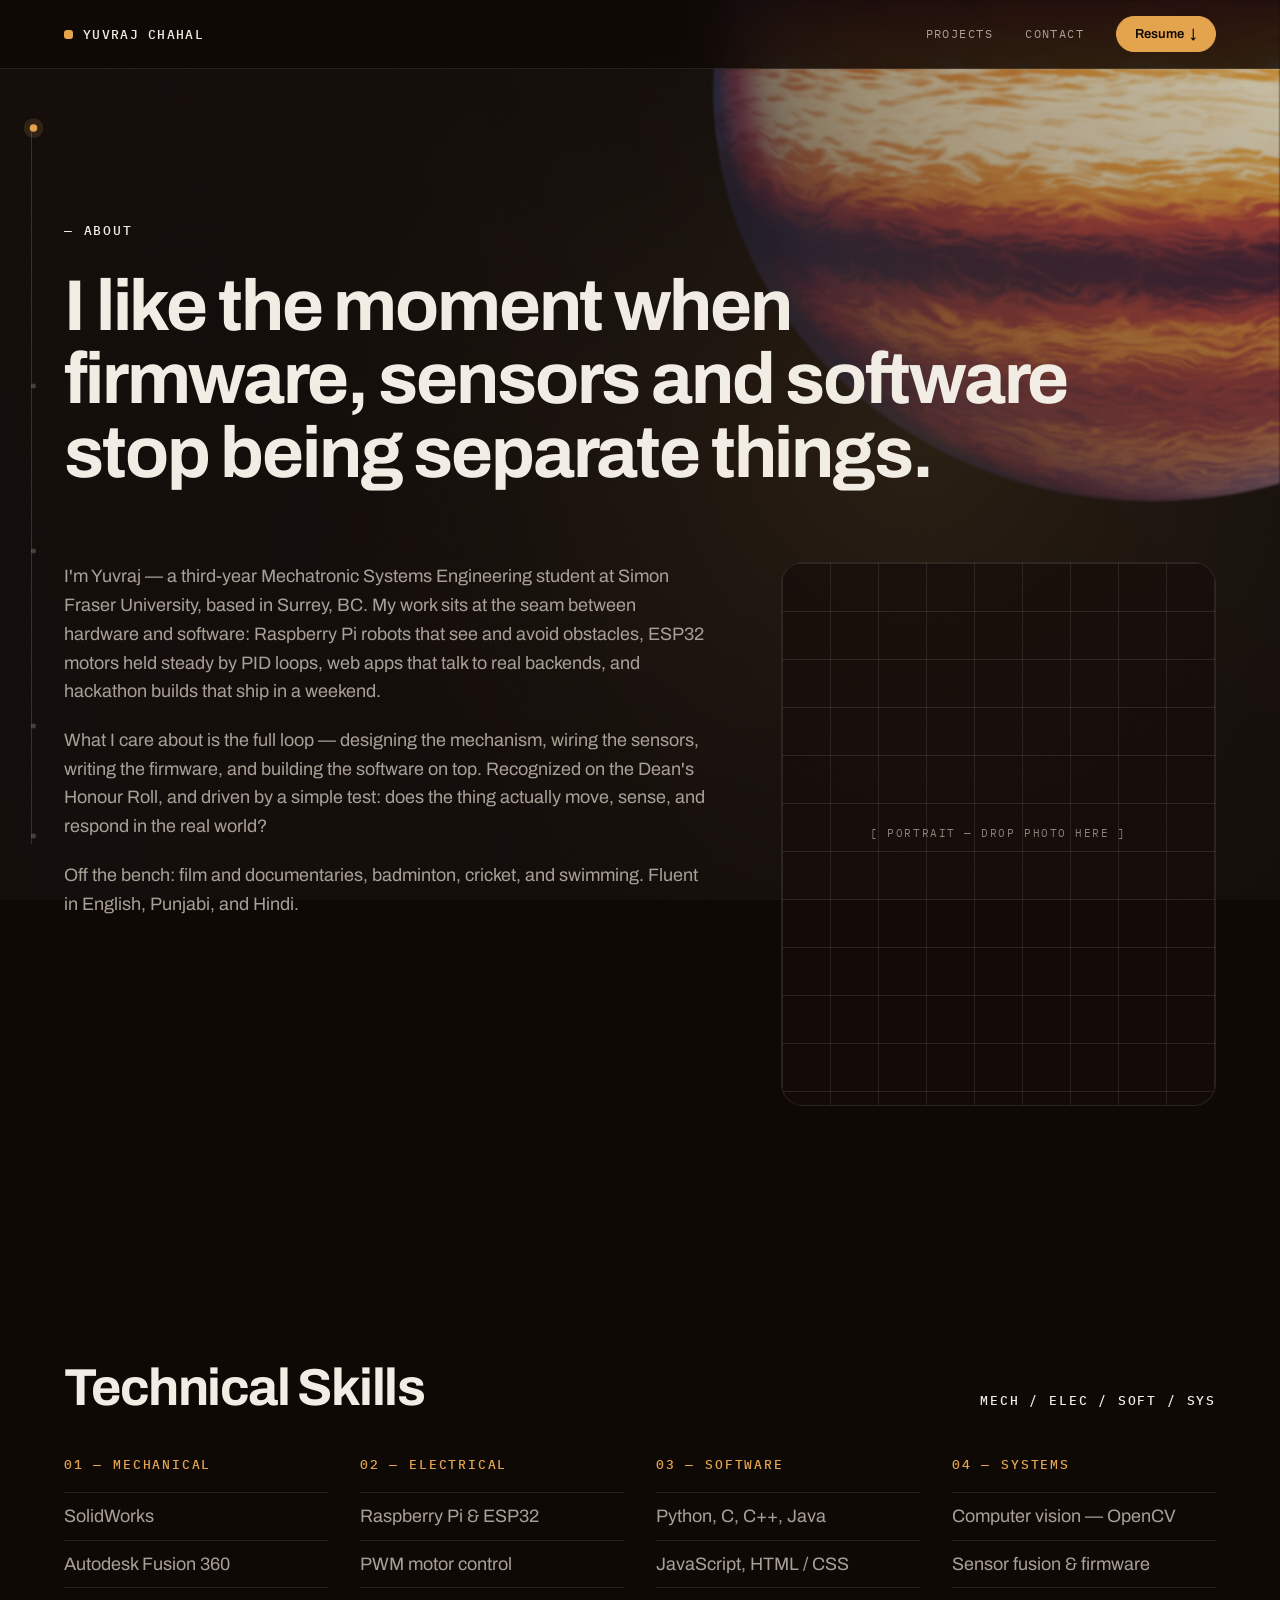
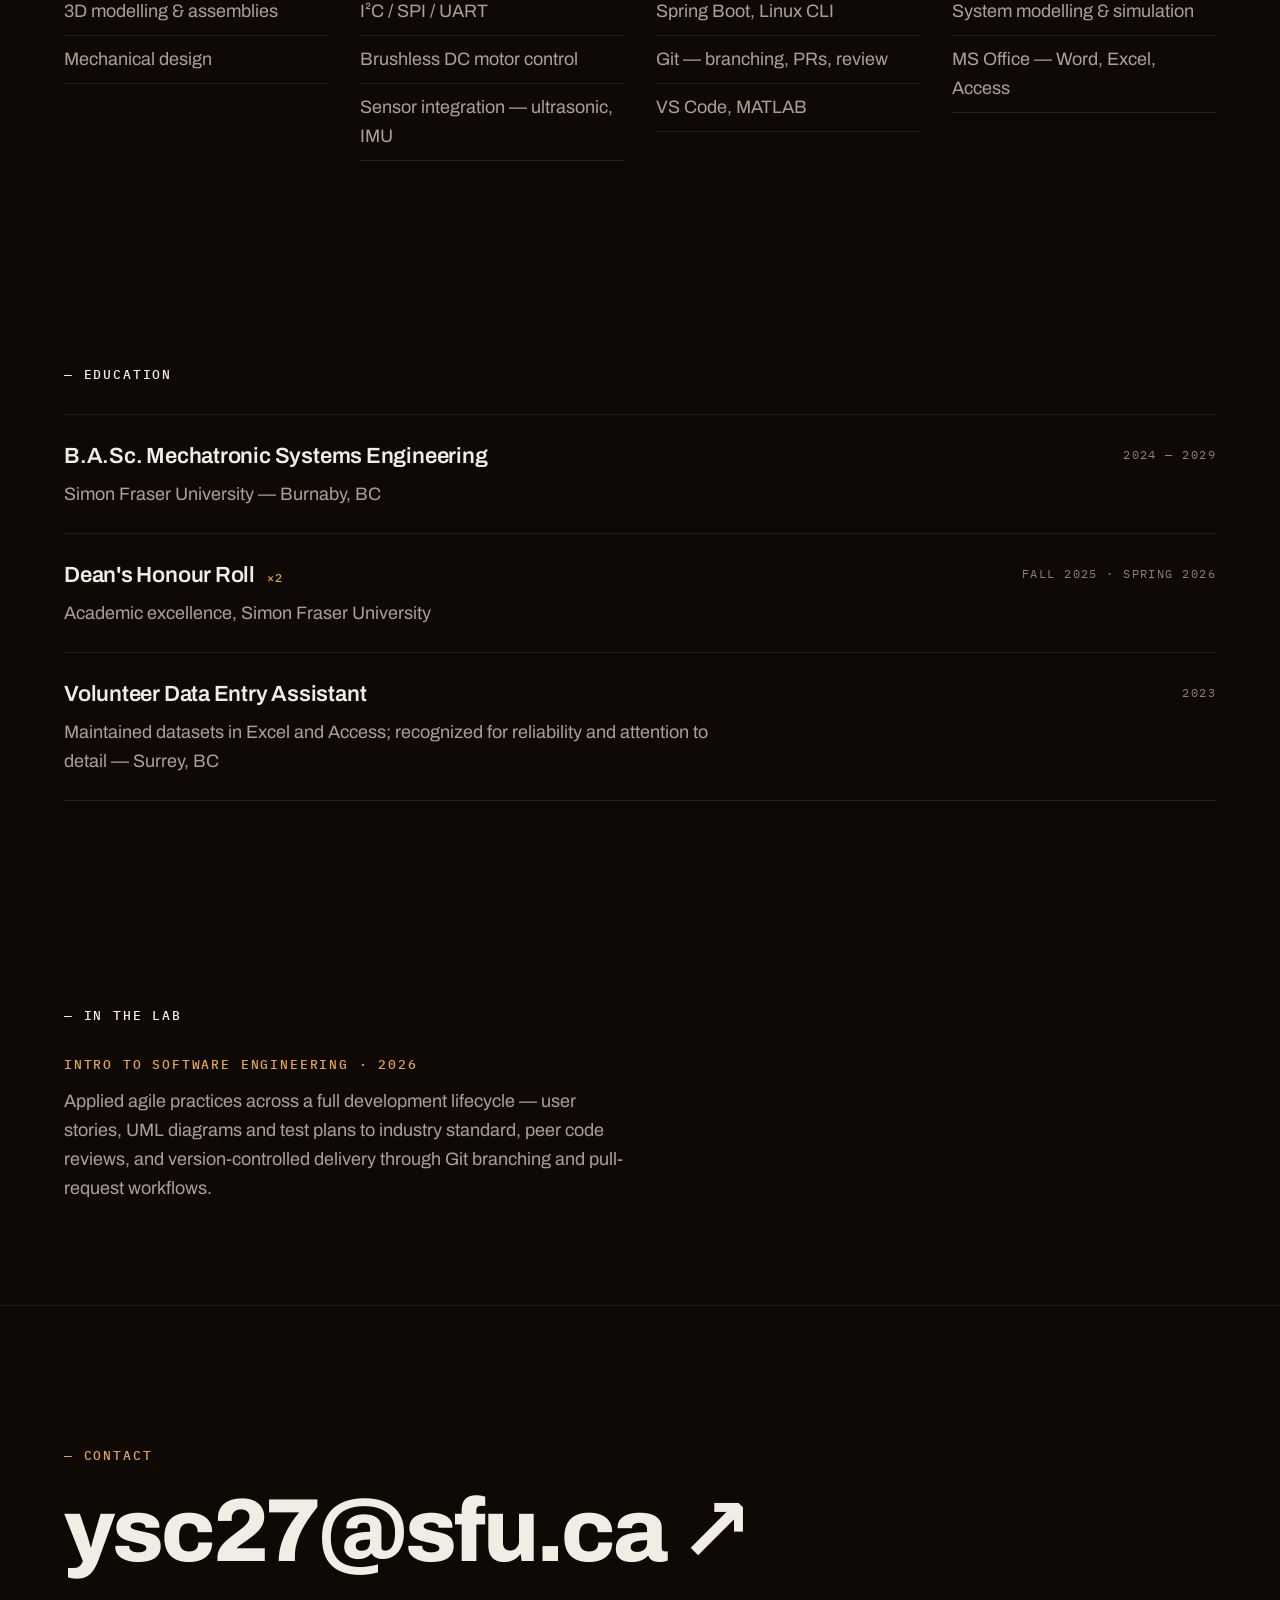
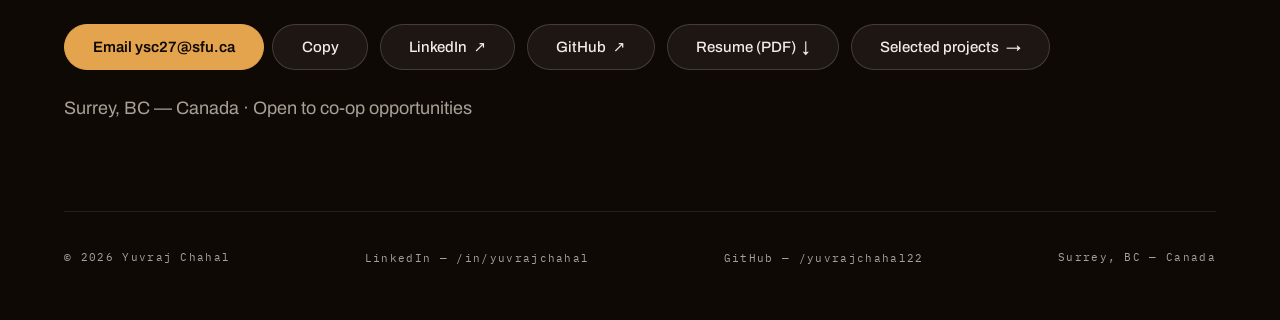
<file: site/about.html>
<!DOCTYPE html>
<html lang="en">
<head>
<meta charset="utf-8">
<meta name="viewport" content="width=device-width, initial-scale=1">
<title>About — Yuvraj Chahal</title>
<meta name="description" content="I'm Yuvraj — a third-year Mechatronic Systems Engineering student at Simon Fraser University, based in Surrey, BC. My work sits at the seam between hardware and software.">
<meta name="theme-color" content="#0F0906">
<meta property="og:title" content="About — Yuvraj Chahal">
<meta property="og:description" content="I like the moment when firmware, sensors and software stop being separate things. Open to co-op opportunities.">
<meta property="og:type" content="website">
<!-- og:image must be an absolute URL once deployed, e.g. https://yourdomain/assets/og.jpg -->
<meta property="og:image" content="assets/og.jpg">
<meta property="og:image:width" content="1200">
<meta property="og:image:height" content="630">
<meta name="twitter:card" content="summary_large_image">
<link rel="icon" href="assets/favicon.svg" type="image/svg+xml">
<link rel="preconnect" href="https://fonts.googleapis.com">
<link rel="preconnect" href="https://fonts.gstatic.com" crossorigin>
<link rel="stylesheet" href="https://fonts.googleapis.com/css2?family=Archivo:wght@400;500;600;700;800&amp;family=IBM+Plex+Mono:wght@400;500&amp;display=swap">
<link rel="stylesheet" href="assets/css/site.css">
<script>document.documentElement.classList.add('js');</script>
</head>
<body class="page-about">
<a class="sr-only skip-link" href="#main">Skip to content</a>

<div class="jupiter-stage" aria-hidden="true">
  <canvas class="jupiter" role="presentation" aria-hidden="true"></canvas>
  <div class="jupiter-fallback"></div>
  <div class="veil"></div>
  <div class="bleed"></div>
  <div class="grain"></div>
</div>

<div class="page">

  <header class="nav">
    <a href="index.html" class="nav__brand" data-nav>
      <span class="nav__mark"></span>
      Yuvraj Chahal
    </a>
    <nav class="nav__links" aria-label="Primary">
      <a href="index.html#projects" class="link" data-nav>Projects</a>
      <a href="#contact" class="link link--hide-sm">Contact</a>
      <a href="uploads/YuvrajChahalResume.pdf" download class="btn btn--primary btn--sm">Resume <span aria-hidden="true">↓</span></a>
    </nav>
  </header>

  <main id="main">

    <!-- ================= HERO ================= -->
    <section class="section wrap" aria-labelledby="about-title" data-rail="About">
      <div class="section-head hero-in">
        <span class="eyebrow eyebrow--accent eyebrow--dash">About</span>
      </div>

      <h1 id="about-title" class="h-1 hero-in hero-in--2">
        I like the moment when firmware, sensors and software stop being separate things.
      </h1>

      <div class="about-grid hero-in hero-in--3">
        <div class="prose">
          <p>
            I'm Yuvraj — a third-year Mechatronic Systems Engineering student at Simon Fraser University, based in Surrey, BC. My work sits at the seam between hardware and software: Raspberry Pi robots that see and avoid obstacles, ESP32 motors held steady by PID loops, web apps that talk to real backends, and hackathon builds that ship in a weekend.
          </p>
          <p>
            What I care about is the full loop — designing the mechanism, wiring the sensors, writing the firmware, and building the software on top. Recognized on the Dean's Honour Roll, and driven by a simple test: does the thing actually move, sense, and respond in the real world?
          </p>
          <p>
            Off the bench: film and documentaries, badminton, cricket, and swimming. Fluent in English, Punjabi, and Hindi.
          </p>
        </div>

        <div class="portrait" role="img" aria-label="Portrait placeholder">
          <div class="portrait__grid"></div>
          <span class="portrait__label">[ PORTRAIT — DROP PHOTO HERE ]</span>
        </div>
      </div>
    </section>

    <!-- ================= SKILLS ================= -->
    <section class="section--tight wrap" aria-labelledby="skills-h" data-rail="Skills">
      <div class="section-head reveal">
        <h2 id="skills-h" class="h-2">Technical Skills</h2>
        <span class="eyebrow">MECH / ELEC / SOFT / SYS</span>
      </div>

      <div class="skills reveal" data-delay="100">
        <div class="skills__group">
          <h3 class="eyebrow">01 — Mechanical</h3>
          <ul>
            <li>SolidWorks</li>
            <li>Autodesk Fusion 360</li>
            <li>3D modelling &amp; assemblies</li>
            <li>Mechanical design</li>
          </ul>
        </div>

        <div class="skills__group">
          <h3 class="eyebrow">02 — Electrical</h3>
          <ul>
            <li>Raspberry Pi &amp; ESP32</li>
            <li>PWM motor control</li>
            <li>I²C / SPI / UART</li>
            <li>Brushless DC motor control</li>
            <li>Sensor integration — ultrasonic, IMU</li>
          </ul>
        </div>

        <div class="skills__group">
          <h3 class="eyebrow">03 — Software</h3>
          <ul>
            <li>Python, C, C++, Java</li>
            <li>JavaScript, HTML / CSS</li>
            <li>Spring Boot, Linux CLI</li>
            <li>Git — branching, PRs, review</li>
            <li>VS Code, MATLAB</li>
          </ul>
        </div>

        <div class="skills__group">
          <h3 class="eyebrow">04 — Systems</h3>
          <ul>
            <li>Computer vision — OpenCV</li>
            <li>Sensor fusion &amp; firmware</li>
            <li>System modelling &amp; simulation</li>
            <li>MS Office — Word, Excel, Access</li>
          </ul>
        </div>
      </div>
    </section>

    <!-- ================= EDUCATION ================= -->
    <section class="section--tight wrap" aria-labelledby="education-h" data-rail="Education">
      <div class="section-head reveal">
        <h2 id="education-h" class="eyebrow eyebrow--accent eyebrow--dash">Education</h2>
      </div>

      <div class="timeline reveal" data-delay="100">
        <div class="timeline__item">
          <div>
            <h3 class="timeline__title">B.A.Sc. Mechatronic Systems Engineering</h3>
            <p class="timeline__sub">Simon Fraser University — Burnaby, BC</p>
          </div>
          <span class="timeline__when">2024 — 2029</span>
        </div>

        <div class="timeline__item">
          <div>
            <h3 class="timeline__title">Dean's Honour Roll <small>×2</small></h3>
            <p class="timeline__sub">Academic excellence, Simon Fraser University</p>
          </div>
          <span class="timeline__when">Fall 2025 · Spring 2026</span>
        </div>

        <div class="timeline__item">
          <div>
            <h3 class="timeline__title">Volunteer Data Entry Assistant</h3>
            <p class="timeline__sub">Maintained datasets in Excel and Access; recognized for reliability and attention to detail — Surrey, BC</p>
          </div>
          <span class="timeline__when">2023</span>
        </div>
      </div>
    </section>

    <!-- ================= COURSEWORK ================= -->
    <section class="section--tight wrap" aria-labelledby="lab-h" data-rail="Coursework">
      <div class="section-head reveal">
        <h2 id="lab-h" class="eyebrow eyebrow--accent eyebrow--dash">In the lab</h2>
      </div>

      <div class="course reveal" data-delay="100">
        <div class="course__item">
          <h3 class="eyebrow">Intro to Software Engineering · 2026</h3>
          <p>Applied agile practices across a full development lifecycle — user stories, UML diagrams and test plans to industry standard, peer code reviews, and version-controlled delivery through Git branching and pull-request workflows.</p>
        </div>
      </div>
    </section>

  </main>

  <!-- ================= CONTACT ================= -->
  <footer id="contact" class="footer" data-rail="Contact">
    <div class="wrap">
      <div class="reveal">
        <span class="eyebrow eyebrow--accent eyebrow--dash footer__status">Contact</span>
        <a href="mailto:ysc27@sfu.ca" class="footer__cta">ysc27@sfu.ca <span aria-hidden="true">↗</span></a>
      </div>
      <div class="contact-actions reveal" data-delay="100">
        <span class="contact-actions__group">
          <a href="mailto:ysc27@sfu.ca" class="btn btn--primary">Email ysc27@sfu.ca</a>
          <button type="button" class="btn copy-email" data-copy="ysc27@sfu.ca" aria-label="Copy email address"><span class="copy-email__label">Copy</span></button>
          <span class="sr-only copy-status" role="status" data-copy-status></span>
        </span>
        <a href="https://linkedin.com/in/yuvrajchahal/" target="_blank" rel="noopener" class="btn">LinkedIn <span aria-hidden="true">↗</span></a>
        <a href="https://github.com/yuvrajchahal22" target="_blank" rel="noopener" class="btn">GitHub <span aria-hidden="true">↗</span></a>
        <a href="uploads/YuvrajChahalResume.pdf" download class="btn">Resume (PDF) <span aria-hidden="true">↓</span></a>
        <a href="index.html#projects" class="btn" data-nav>Selected projects <span aria-hidden="true">→</span></a>
      </div>
      <p class="contact-note reveal" data-delay="160"><span>Surrey, BC — Canada</span> · <span>Open to co-op opportunities</span></p>
      <div class="footer__meta">
        <span>© 2026 Yuvraj Chahal</span>
        <a href="https://linkedin.com/in/yuvrajchahal/" target="_blank" rel="noopener">LinkedIn — /in/yuvrajchahal</a>
        <a href="https://github.com/yuvrajchahal22" target="_blank" rel="noopener">GitHub — /yuvrajchahal22</a>
        <span>Surrey, BC — Canada</span>
      </div>
    </div>
  </footer>

</div>

<script src="assets/js/site.js" defer></script>
</body>
</html>
</file>
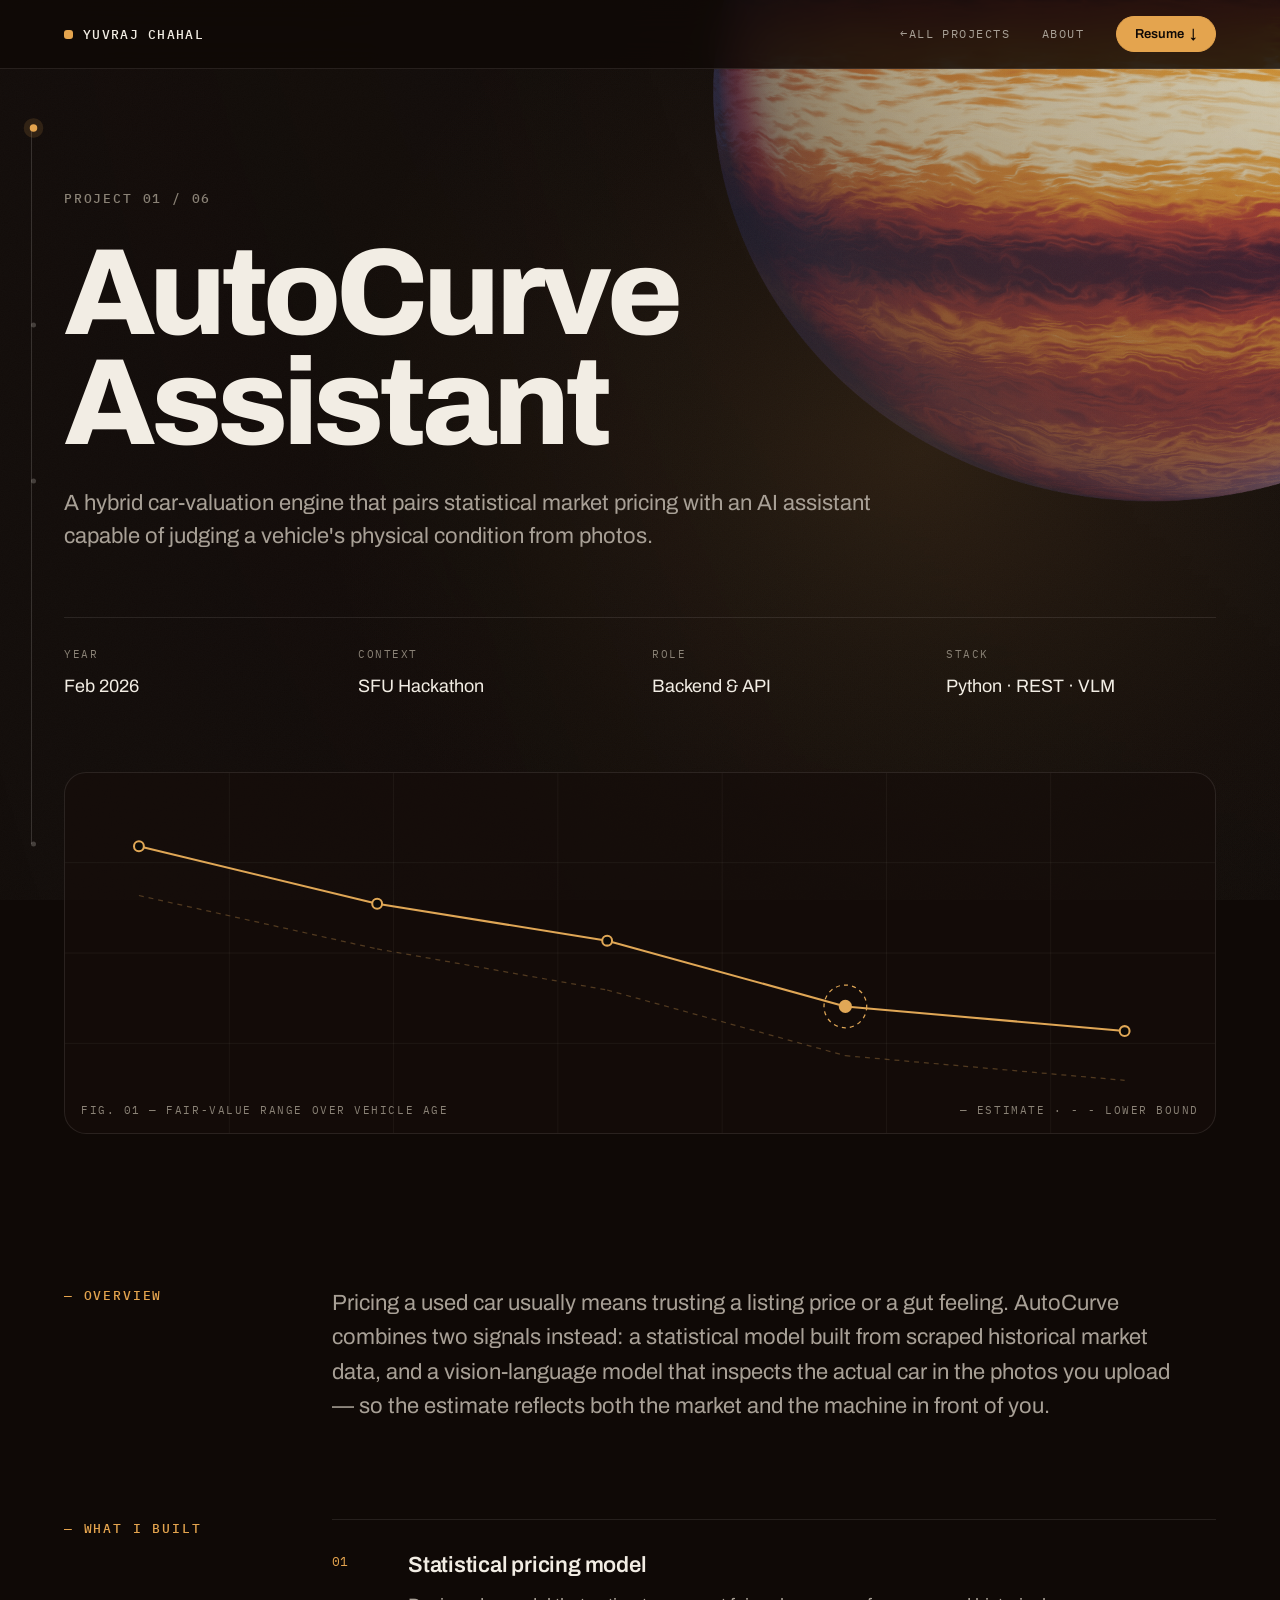
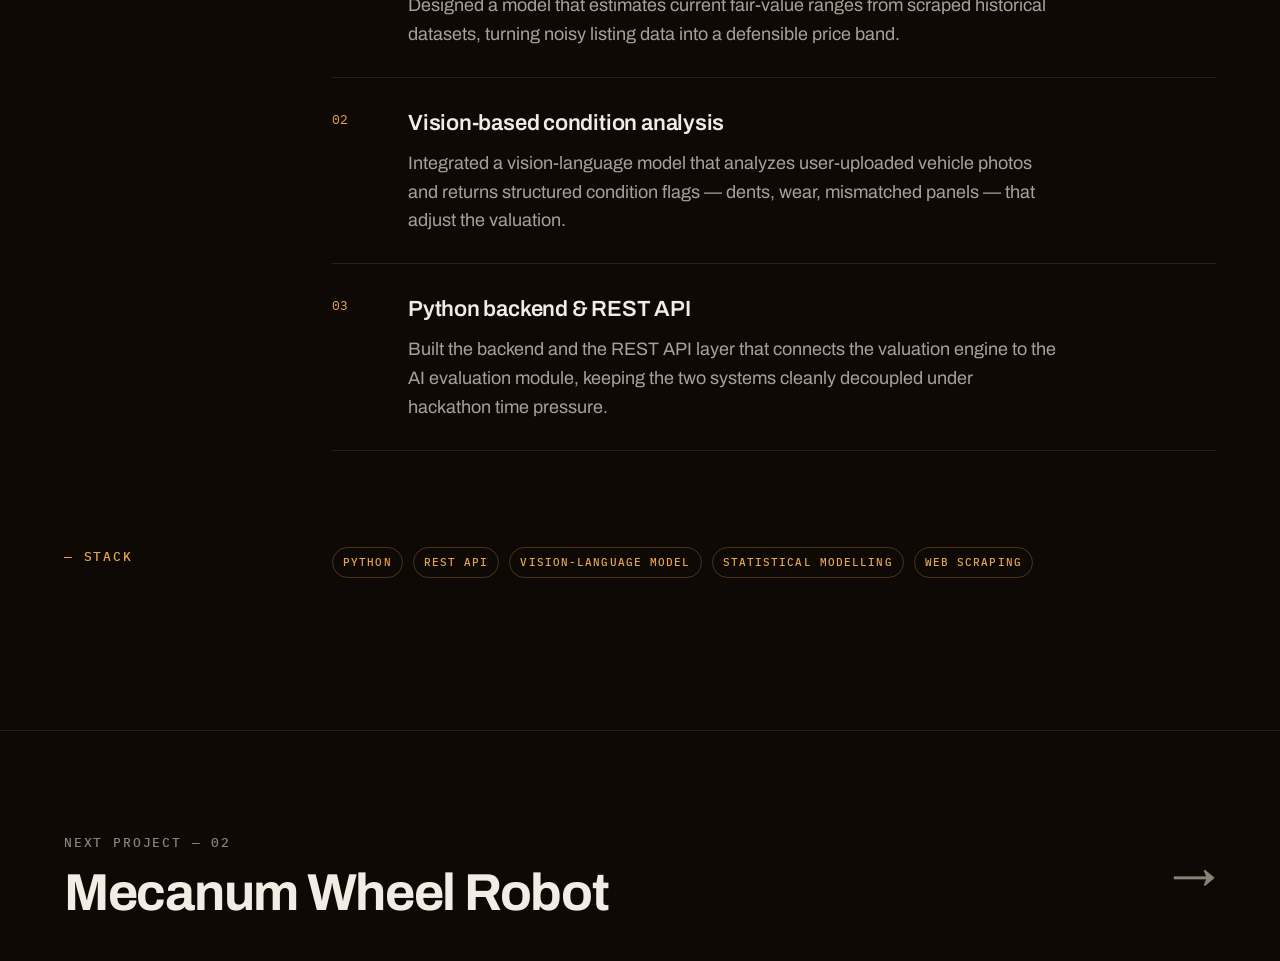
<file: site/project-autocurve.html>
<!DOCTYPE html>
<html lang="en">
<head>
<meta charset="utf-8">
<meta name="viewport" content="width=device-width, initial-scale=1">
<title>AutoCurve Assistant · Yuvraj Chahal</title>
<meta name="description" content="A hybrid car-valuation engine that pairs statistical market pricing with an AI assistant capable of judging a vehicle's physical condition from photos.">
<meta name="theme-color" content="#0F0906">
<meta property="og:title" content="AutoCurve Assistant · Yuvraj Chahal">
<meta property="og:description" content="A hybrid car-valuation engine that pairs statistical market pricing with an AI assistant capable of judging a vehicle's physical condition from photos.">
<meta property="og:type" content="website">
<!-- og:image must be an absolute URL once deployed, e.g. https://yourdomain/assets/og.jpg -->
<meta property="og:image" content="assets/og.jpg">
<meta property="og:image:width" content="1200">
<meta property="og:image:height" content="630">
<meta name="twitter:card" content="summary_large_image">
<link rel="icon" href="assets/favicon.svg" type="image/svg+xml">
<link rel="preconnect" href="https://fonts.googleapis.com">
<link rel="preconnect" href="https://fonts.gstatic.com" crossorigin>
<link rel="stylesheet" href="https://fonts.googleapis.com/css2?family=Archivo:wght@400;500;600;700;800&amp;family=IBM+Plex+Mono:wght@400;500&amp;display=swap">
<link rel="stylesheet" href="assets/css/site.css">
<script>document.documentElement.classList.add('js');</script>
</head>
<body class="page-project">
<a class="sr-only skip-link" href="#main">Skip to content</a>

<div class="jupiter-stage" aria-hidden="true">
  <canvas class="jupiter" role="presentation" aria-hidden="true"></canvas>
  <div class="jupiter-fallback"></div>
  <div class="veil"></div>
  <div class="bleed"></div>
  <div class="grain"></div>
</div>

<div class="page">

  <header class="nav">
    <a href="index.html" class="nav__brand" data-nav>
      <span class="nav__mark"></span>
      Yuvraj Chahal
    </a>
    <nav class="nav__links" aria-label="Primary">
      <a href="index.html#projects" class="link" data-nav><span aria-hidden="true">← </span>All projects</a>
      <a href="about.html" class="link link--hide-sm" data-nav>About</a>
      <a href="uploads/YuvrajChahalResume.pdf" download class="btn btn--primary btn--sm">Resume <span aria-hidden="true">↓</span></a>
    </nav>
  </header>

  <main id="main">

    <!-- ================= HERO ================= -->
    <section class="phero wrap" aria-labelledby="title" data-rail="Intro">
      <div class="phero__meta">
        <span class="eyebrow num">Project 01 / 06</span>
      </div>
      <h1 id="title" class="display phero__title">AutoCurve<br>Assistant</h1>
      <p class="lede phero__lede">
        A hybrid car-valuation engine that pairs statistical market pricing with an AI assistant capable of judging a vehicle's physical condition from photos.
      </p>
      <div class="meta">
        <div>
          <div class="meta__key">Year</div>
          <div class="meta__val">Feb 2026</div>
        </div>
        <div>
          <div class="meta__key">Context</div>
          <div class="meta__val">SFU Hackathon</div>
        </div>
        <div>
          <div class="meta__key">Role</div>
          <div class="meta__val">Backend &amp; API</div>
        </div>
        <div>
          <div class="meta__key">Stack</div>
          <div class="meta__val">Python · REST · VLM</div>
        </div>
      </div>
    </section>

    <!-- ================= FIGURE ================= -->
    <section class="wrap reveal" data-rail="Diagram">
      <div class="band">
        <svg viewBox="0 0 1400 440" aria-hidden="true" preserveAspectRatio="xMidYMid slice">
        <line x1="0" y1="110" x2="1400" y2="110" stroke="rgba(242,237,228,.06)"/>
        <line x1="0" y1="220" x2="1400" y2="220" stroke="rgba(242,237,228,.06)"/>
        <line x1="0" y1="330" x2="1400" y2="330" stroke="rgba(242,237,228,.06)"/>
        <line x1="200" y1="0" x2="200" y2="440" stroke="rgba(242,237,228,.06)"/>
        <line x1="400" y1="0" x2="400" y2="440" stroke="rgba(242,237,228,.06)"/>
        <line x1="600" y1="0" x2="600" y2="440" stroke="rgba(242,237,228,.06)"/>
        <line x1="800" y1="0" x2="800" y2="440" stroke="rgba(242,237,228,.06)"/>
        <line x1="1000" y1="0" x2="1000" y2="440" stroke="rgba(242,237,228,.06)"/>
        <line x1="1200" y1="0" x2="1200" y2="440" stroke="rgba(242,237,228,.06)"/>
        <line x1="90" y1="90" x2="380" y2="160" stroke="#E0A756" stroke-width="2.5"/>
        <line x1="380" y1="160" x2="660" y2="205" stroke="#E0A756" stroke-width="2.5"/>
        <line x1="660" y1="205" x2="950" y2="285" stroke="#E0A756" stroke-width="2.5"/>
        <line x1="950" y1="285" x2="1290" y2="315" stroke="#E0A756" stroke-width="2.5"/>
        <line x1="90" y1="150" x2="380" y2="215" stroke="rgba(224,167,86,.3)" stroke-width="1.5" stroke-dasharray="6 6"/>
        <line x1="380" y1="215" x2="660" y2="265" stroke="rgba(224,167,86,.3)" stroke-width="1.5" stroke-dasharray="6 6"/>
        <line x1="660" y1="265" x2="950" y2="345" stroke="rgba(224,167,86,.3)" stroke-width="1.5" stroke-dasharray="6 6"/>
        <line x1="950" y1="345" x2="1290" y2="375" stroke="rgba(224,167,86,.3)" stroke-width="1.5" stroke-dasharray="6 6"/>
        <circle cx="90" cy="90" r="6" fill="#0A0907" stroke="#E0A756" stroke-width="2.5"/>
        <circle cx="380" cy="160" r="6" fill="#0A0907" stroke="#E0A756" stroke-width="2.5"/>
        <circle cx="660" cy="205" r="6" fill="#0A0907" stroke="#E0A756" stroke-width="2.5"/>
        <circle cx="950" cy="285" r="8" fill="#E0A756"/>
        <circle cx="950" cy="285" r="26" fill="none" stroke="#E0A756" stroke-width="1.5" stroke-dasharray="5 5"/>
        <circle cx="1290" cy="315" r="6" fill="#0A0907" stroke="#E0A756" stroke-width="2.5"/>
        </svg>
        <div class="band__cap">Fig. 01 — Fair-value range over vehicle age</div>
        <div class="band__tag">— Estimate · - - Lower bound</div>
      </div>
    </section>

    <!-- ================= CONTENT ================= -->
    <section class="section wrap" data-rail="Detail">

      <div class="block reveal">
        <h2 class="eyebrow eyebrow--accent eyebrow--dash">Overview</h2>
        <div class="prose">
          <p>Pricing a used car usually means trusting a listing price or a gut feeling. AutoCurve combines two signals instead: a statistical model built from scraped historical market data, and a vision-language model that inspects the actual car in the photos you upload — so the estimate reflects both the market and the machine in front of you.</p>
        </div>
      </div>

      <div class="block reveal">
        <h2 class="eyebrow eyebrow--accent eyebrow--dash">What I built</h2>
        <div class="features">
          <div class="feature">
            <span class="feature__num">01</span>
            <div>
              <h3 class="feature__title">Statistical pricing model</h3>
              <p class="feature__body">Designed a model that estimates current fair-value ranges from scraped historical datasets, turning noisy listing data into a defensible price band.</p>
            </div>
          </div>
          <div class="feature">
            <span class="feature__num">02</span>
            <div>
              <h3 class="feature__title">Vision-based condition analysis</h3>
              <p class="feature__body">Integrated a vision-language model that analyzes user-uploaded vehicle photos and returns structured condition flags — dents, wear, mismatched panels — that adjust the valuation.</p>
            </div>
          </div>
          <div class="feature">
            <span class="feature__num">03</span>
            <div>
              <h3 class="feature__title">Python backend &amp; REST API</h3>
              <p class="feature__body">Built the backend and the REST API layer that connects the valuation engine to the AI evaluation module, keeping the two systems cleanly decoupled under hackathon time pressure.</p>
            </div>
          </div>
        </div>
      </div>

      <div class="block reveal">
        <h2 class="eyebrow eyebrow--accent eyebrow--dash">Stack</h2>
        <div class="chips">
          <span class="chip">Python</span>
          <span class="chip">REST API</span>
          <span class="chip">Vision-language model</span>
          <span class="chip">Statistical modelling</span>
          <span class="chip">Web scraping</span>
        </div>
      </div>

    </section>

  </main>

  <!-- ================= NEXT ================= -->
  <footer class="next wrap" data-rail="Next">
    <a class="next__link" data-nav href="project-mecanum.html">
      <span>
        <span class="eyebrow num">Next project — 02</span>
        <span class="next__title">Mecanum Wheel Robot</span>
      </span>
      <span class="next__arrow" aria-hidden="true">→</span>
    </a>
  </footer>

</div>

<script src="assets/js/site.js" defer></script>
</body>
</html>
</file>
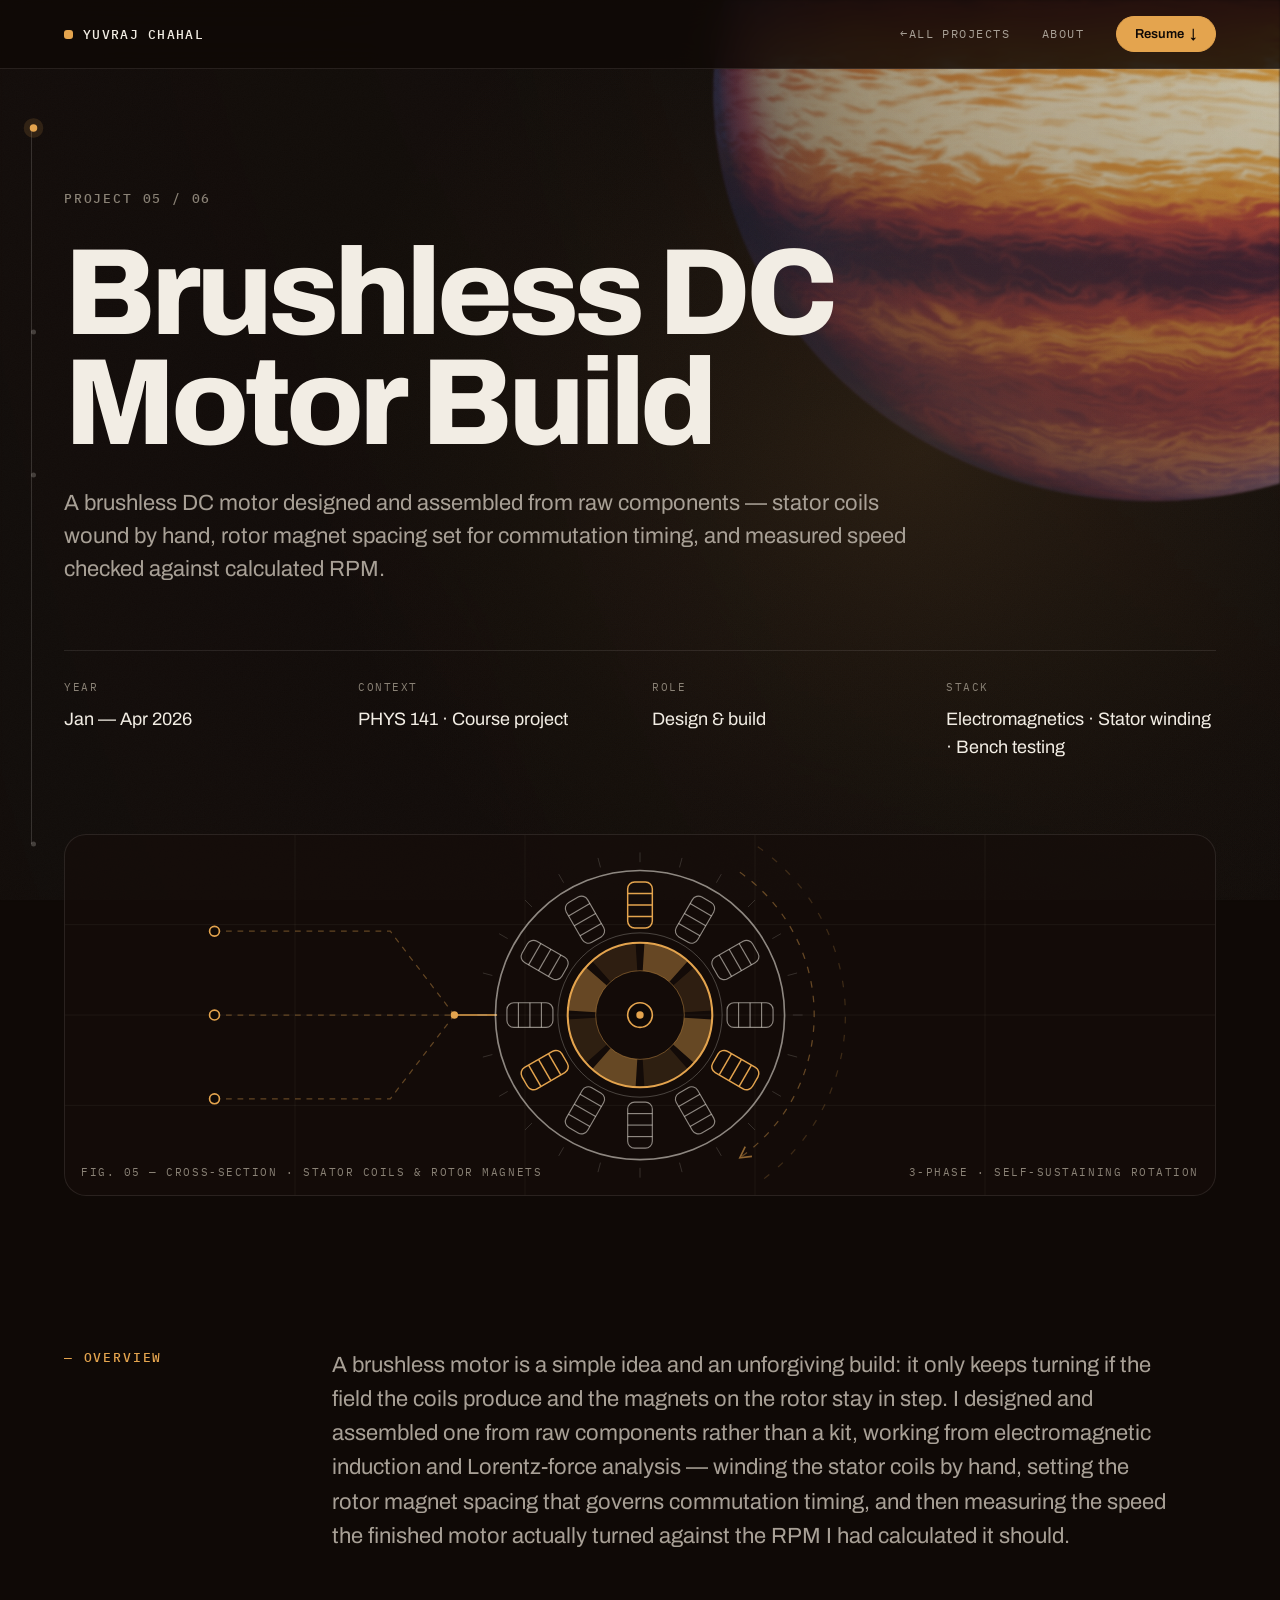
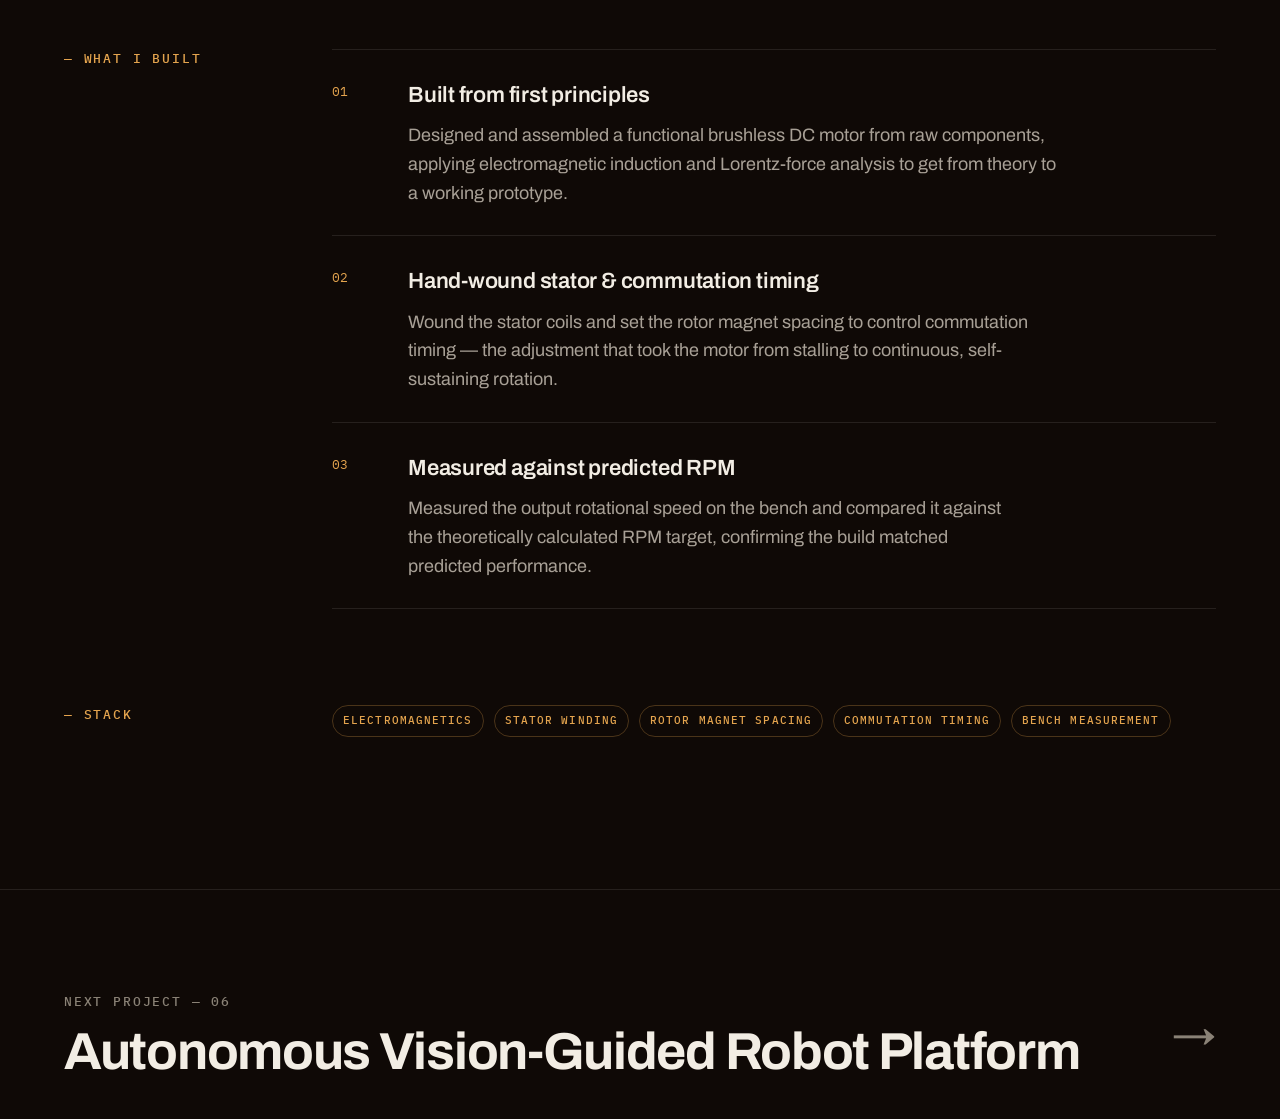
<file: site/project-brushless.html>
<!DOCTYPE html>
<html lang="en">
<head>
<meta charset="utf-8">
<meta name="viewport" content="width=device-width, initial-scale=1">
<title>Brushless DC Motor Build · Yuvraj Chahal</title>
<meta name="description" content="A brushless DC motor designed and assembled from raw components — stator coils wound by hand, rotor magnet spacing set for commutation timing, and measured speed checked against calculated RPM.">
<meta name="theme-color" content="#0F0906">
<meta property="og:title" content="Brushless DC Motor Build · Yuvraj Chahal">
<meta property="og:description" content="A brushless DC motor designed and assembled from raw components — stator coils wound by hand, rotor magnet spacing set for commutation timing, and measured speed checked against calculated RPM.">
<meta property="og:type" content="website">
<!-- og:image must be an absolute URL once deployed, e.g. https://yourdomain/assets/og.jpg -->
<meta property="og:image" content="assets/og.jpg">
<meta property="og:image:width" content="1200">
<meta property="og:image:height" content="630">
<meta name="twitter:card" content="summary_large_image">
<link rel="icon" href="assets/favicon.svg" type="image/svg+xml">
<link rel="preconnect" href="https://fonts.googleapis.com">
<link rel="preconnect" href="https://fonts.gstatic.com" crossorigin>
<link rel="stylesheet" href="https://fonts.googleapis.com/css2?family=Archivo:wght@400;500;600;700;800&amp;family=IBM+Plex+Mono:wght@400;500&amp;display=swap">
<link rel="stylesheet" href="assets/css/site.css">
<script>document.documentElement.classList.add('js');</script>
</head>
<body class="page-project">
<a class="sr-only skip-link" href="#main">Skip to content</a>

<div class="jupiter-stage" aria-hidden="true">
  <canvas class="jupiter" role="presentation" aria-hidden="true"></canvas>
  <div class="jupiter-fallback"></div>
  <div class="veil"></div>
  <div class="bleed"></div>
  <div class="grain"></div>
</div>

<div class="page">

  <header class="nav">
    <a href="index.html" class="nav__brand" data-nav>
      <span class="nav__mark"></span>
      Yuvraj Chahal
    </a>
    <nav class="nav__links" aria-label="Primary">
      <a href="index.html#projects" class="link" data-nav><span aria-hidden="true">← </span>All projects</a>
      <a href="about.html" class="link link--hide-sm" data-nav>About</a>
      <a href="uploads/YuvrajChahalResume.pdf" download class="btn btn--primary btn--sm">Resume <span aria-hidden="true">↓</span></a>
    </nav>
  </header>

  <main id="main">

    <!-- ================= HERO ================= -->
    <section class="phero wrap" aria-labelledby="title" data-rail="Intro">
      <div class="phero__meta">
        <span class="eyebrow num">Project 05 / 06</span>
      </div>
      <h1 id="title" class="display phero__title">Brushless DC<br>Motor Build</h1>
      <p class="lede phero__lede">
        A brushless DC motor designed and assembled from raw components — stator coils wound by hand, rotor magnet spacing set for commutation timing, and measured speed checked against calculated RPM.
      </p>
      <div class="meta">
        <div>
          <div class="meta__key">Year</div>
          <div class="meta__val">Jan — Apr 2026</div>
        </div>
        <div>
          <div class="meta__key">Context</div>
          <div class="meta__val">PHYS 141 · Course project</div>
        </div>
        <div>
          <div class="meta__key">Role</div>
          <div class="meta__val">Design &amp; build</div>
        </div>
        <div>
          <div class="meta__key">Stack</div>
          <div class="meta__val">Electromagnetics · Stator winding · Bench testing</div>
        </div>
      </div>
    </section>

    <!-- ================= FIGURE ================= -->
    <section class="wrap reveal" data-rail="Diagram">
      <div class="band">
        <svg viewBox="0 0 1400 440" aria-hidden="true" preserveAspectRatio="xMidYMid slice">
        <g class="fig-grid"><line x1="0" y1="110" x2="1400" y2="110"/><line x1="0" y1="220" x2="1400" y2="220"/><line x1="0" y1="330" x2="1400" y2="330"/><line x1="280" y1="0" x2="280" y2="440"/><line x1="560" y1="0" x2="560" y2="440"/><line x1="840" y1="0" x2="840" y2="440"/><line x1="1120" y1="0" x2="1120" y2="440"/></g>
        <g class="fig-stroke" fill="none" stroke-width="1.5" opacity=".38" stroke-dasharray="7 7"><path d="M182 118H396L474 220"/><path d="M182 220H474"/><path d="M182 322H396L474 220"/></g>
        <line class="fig-stroke" x1="474" y1="220" x2="526" y2="220" stroke-width="2"/>
        <g class="fig-stroke fig-bg" stroke-width="2"><circle cx="182" cy="118" r="6"/><circle cx="182" cy="220" r="6"/><circle cx="182" cy="322" r="6"/></g>
        <circle class="fig-fill" cx="474" cy="220" r="4.5"/>
        <circle class="fig-ink" cx="700" cy="220" r="176" fill="none" stroke-width="2"/>
        <circle class="fig-ink" cx="700" cy="220" r="100" fill="none" stroke-width="1" opacity=".55"/>
        <g class="fig-ink" stroke-width=".8" opacity=".45"><line x1="700" y1="34" x2="700" y2="22"/><line x1="748.1" y1="40.3" x2="751.2" y2="28.7"/><line x1="793" y1="58.9" x2="799" y2="48.5"/><line x1="831.5" y1="88.5" x2="840" y2="80"/><line x1="861.1" y1="127" x2="871.5" y2="121"/><line x1="879.7" y1="171.9" x2="891.3" y2="168.8"/><line x1="886" y1="220" x2="898" y2="220"/><line x1="879.7" y1="268.1" x2="891.3" y2="271.2"/><line x1="861.1" y1="313" x2="871.5" y2="319"/><line x1="831.5" y1="351.5" x2="840" y2="360"/><line x1="793" y1="381.1" x2="799" y2="391.5"/><line x1="748.1" y1="399.7" x2="751.2" y2="411.3"/><line x1="700" y1="406" x2="700" y2="418"/><line x1="651.9" y1="399.7" x2="648.8" y2="411.3"/><line x1="607" y1="381.1" x2="601" y2="391.5"/><line x1="568.5" y1="351.5" x2="560" y2="360"/><line x1="538.9" y1="313" x2="528.5" y2="319"/><line x1="520.3" y1="268.1" x2="508.7" y2="271.2"/><line x1="514" y1="220" x2="502" y2="220"/><line x1="520.3" y1="171.9" x2="508.7" y2="168.8"/><line x1="538.9" y1="127" x2="528.5" y2="121"/><line x1="568.5" y1="88.5" x2="560" y2="80"/><line x1="607" y1="58.9" x2="601" y2="48.5"/><line x1="651.9" y1="40.3" x2="648.8" y2="28.7"/></g>
        <g class="fig-ink" fill="none" stroke-width="1.4"><g transform="rotate(30 700 220)"><rect x="685" y="58" width="30" height="56" rx="8.4"/><line x1="685" y1="72" x2="715" y2="72"/><line x1="685" y1="86" x2="715" y2="86"/><line x1="685" y1="100" x2="715" y2="100"/></g><g transform="rotate(60 700 220)"><rect x="685" y="58" width="30" height="56" rx="8.4"/><line x1="685" y1="72" x2="715" y2="72"/><line x1="685" y1="86" x2="715" y2="86"/><line x1="685" y1="100" x2="715" y2="100"/></g><g transform="rotate(90 700 220)"><rect x="685" y="58" width="30" height="56" rx="8.4"/><line x1="685" y1="72" x2="715" y2="72"/><line x1="685" y1="86" x2="715" y2="86"/><line x1="685" y1="100" x2="715" y2="100"/></g><g transform="rotate(150 700 220)"><rect x="685" y="58" width="30" height="56" rx="8.4"/><line x1="685" y1="72" x2="715" y2="72"/><line x1="685" y1="86" x2="715" y2="86"/><line x1="685" y1="100" x2="715" y2="100"/></g><g transform="rotate(180 700 220)"><rect x="685" y="58" width="30" height="56" rx="8.4"/><line x1="685" y1="72" x2="715" y2="72"/><line x1="685" y1="86" x2="715" y2="86"/><line x1="685" y1="100" x2="715" y2="100"/></g><g transform="rotate(210 700 220)"><rect x="685" y="58" width="30" height="56" rx="8.4"/><line x1="685" y1="72" x2="715" y2="72"/><line x1="685" y1="86" x2="715" y2="86"/><line x1="685" y1="100" x2="715" y2="100"/></g><g transform="rotate(270 700 220)"><rect x="685" y="58" width="30" height="56" rx="8.4"/><line x1="685" y1="72" x2="715" y2="72"/><line x1="685" y1="86" x2="715" y2="86"/><line x1="685" y1="100" x2="715" y2="100"/></g><g transform="rotate(300 700 220)"><rect x="685" y="58" width="30" height="56" rx="8.4"/><line x1="685" y1="72" x2="715" y2="72"/><line x1="685" y1="86" x2="715" y2="86"/><line x1="685" y1="100" x2="715" y2="100"/></g><g transform="rotate(330 700 220)"><rect x="685" y="58" width="30" height="56" rx="8.4"/><line x1="685" y1="72" x2="715" y2="72"/><line x1="685" y1="86" x2="715" y2="86"/><line x1="685" y1="100" x2="715" y2="100"/></g></g>
        <g class="fig-stroke" fill="none" stroke-width="1.8"><g transform="rotate(0 700 220)"><rect x="685" y="58" width="30" height="56" rx="8.4"/><line x1="685" y1="72" x2="715" y2="72"/><line x1="685" y1="86" x2="715" y2="86"/><line x1="685" y1="100" x2="715" y2="100"/></g><g transform="rotate(120 700 220)"><rect x="685" y="58" width="30" height="56" rx="8.4"/><line x1="685" y1="72" x2="715" y2="72"/><line x1="685" y1="86" x2="715" y2="86"/><line x1="685" y1="100" x2="715" y2="100"/></g><g transform="rotate(240 700 220)"><rect x="685" y="58" width="30" height="56" rx="8.4"/><line x1="685" y1="72" x2="715" y2="72"/><line x1="685" y1="86" x2="715" y2="86"/><line x1="685" y1="100" x2="715" y2="100"/></g></g>
        <g class="fig-fill" opacity=".4"><path d="M705.4 132.2A88 88 0 0 1 758.3 154.1L735.8 179.6A54 54 0 0 0 703.3 166.1Z"/><path d="M787.8 225.4A88 88 0 0 1 765.9 278.3L740.4 255.8A54 54 0 0 0 753.9 223.3Z"/><path d="M694.6 307.8A88 88 0 0 1 641.7 285.9L664.2 260.4A54 54 0 0 0 696.7 273.9Z"/><path d="M612.2 214.6A88 88 0 0 1 634.1 161.7L659.6 184.2A54 54 0 0 0 646.1 216.7Z"/></g>
        <g class="fig-fill" opacity=".13"><path d="M765.9 161.7A88 88 0 0 1 787.8 214.6L753.9 216.7A54 54 0 0 0 740.4 184.2Z"/><path d="M758.3 285.9A88 88 0 0 1 705.4 307.8L703.3 273.9A54 54 0 0 0 735.8 260.4Z"/><path d="M634.1 278.3A88 88 0 0 1 612.2 225.4L646.1 223.3A54 54 0 0 0 659.6 255.8Z"/><path d="M641.7 154.1A88 88 0 0 1 694.6 132.2L696.7 166.1A54 54 0 0 0 664.2 179.6Z"/></g>
        <circle class="fig-stroke" cx="700" cy="220" r="88" fill="none" stroke-width="2.5"/>
        <circle class="fig-stroke" cx="700" cy="220" r="54" fill="none" stroke-width="1" opacity=".5"/>
        <circle class="fig-stroke fig-bg" cx="700" cy="220" r="15" stroke-width="2"/>
        <circle class="fig-fill" cx="700" cy="220" r="4.5"/>
        <path class="fig-stroke" d="M821.6 46.3A212 212 0 0 1 821.6 393.7" fill="none" stroke-width="1.5" opacity="0.4" stroke-dasharray="8 10"/>
        <path class="fig-stroke" d="M843.4 15.2A250 250 0 0 1 843.4 424.8" fill="none" stroke-width="1.5" opacity="0.2" stroke-dasharray="8 14"/>
        <g class="fig-stroke" fill="none" stroke-width="2" opacity=".6"><path d="M836.3 392.1L821.6 393.7L828.1 380.3"/></g>
        </svg>
        <div class="band__cap">Fig. 05 — Cross-section · Stator coils &amp; rotor magnets</div>
        <div class="band__tag">3-phase · Self-sustaining rotation</div>
      </div>
    </section>

    <!-- ================= CONTENT ================= -->
    <section class="section wrap" data-rail="Detail">

      <div class="block reveal">
        <h2 class="eyebrow eyebrow--accent eyebrow--dash">Overview</h2>
        <div class="prose">
          <p>A brushless motor is a simple idea and an unforgiving build: it only keeps turning if the field the coils produce and the magnets on the rotor stay in step. I designed and assembled one from raw components rather than a kit, working from electromagnetic induction and Lorentz-force analysis — winding the stator coils by hand, setting the rotor magnet spacing that governs commutation timing, and then measuring the speed the finished motor actually turned against the RPM I had calculated it should.</p>
        </div>
      </div>

      <div class="block reveal">
        <h2 class="eyebrow eyebrow--accent eyebrow--dash">What I built</h2>
        <div class="features">
          <div class="feature">
            <span class="feature__num">01</span>
            <div>
              <h3 class="feature__title">Built from first principles</h3>
              <p class="feature__body">Designed and assembled a functional brushless DC motor from raw components, applying electromagnetic induction and Lorentz-force analysis to get from theory to a working prototype.</p>
            </div>
          </div>
          <div class="feature">
            <span class="feature__num">02</span>
            <div>
              <h3 class="feature__title">Hand-wound stator &amp; commutation timing</h3>
              <p class="feature__body">Wound the stator coils and set the rotor magnet spacing to control commutation timing — the adjustment that took the motor from stalling to continuous, self-sustaining rotation.</p>
            </div>
          </div>
          <div class="feature">
            <span class="feature__num">03</span>
            <div>
              <h3 class="feature__title">Measured against predicted RPM</h3>
              <p class="feature__body">Measured the output rotational speed on the bench and compared it against the theoretically calculated RPM target, confirming the build matched predicted performance.</p>
            </div>
          </div>
        </div>
      </div>

      <div class="block reveal">
        <h2 class="eyebrow eyebrow--accent eyebrow--dash">Stack</h2>
        <div class="chips">
          <span class="chip">Electromagnetics</span>
          <span class="chip">Stator winding</span>
          <span class="chip">Rotor magnet spacing</span>
          <span class="chip">Commutation timing</span>
          <span class="chip">Bench measurement</span>
        </div>
      </div>

    </section>

  </main>

  <!-- ================= NEXT ================= -->
  <footer class="next wrap" data-rail="Next">
    <a class="next__link" data-nav href="project-vision.html">
      <span>
        <span class="eyebrow num">Next project — 06</span>
        <span class="next__title">Autonomous Vision-Guided Robot Platform</span>
      </span>
      <span class="next__arrow" aria-hidden="true">→</span>
    </a>
  </footer>

</div>

<script src="assets/js/site.js" defer></script>
</body>
</html>
</file>
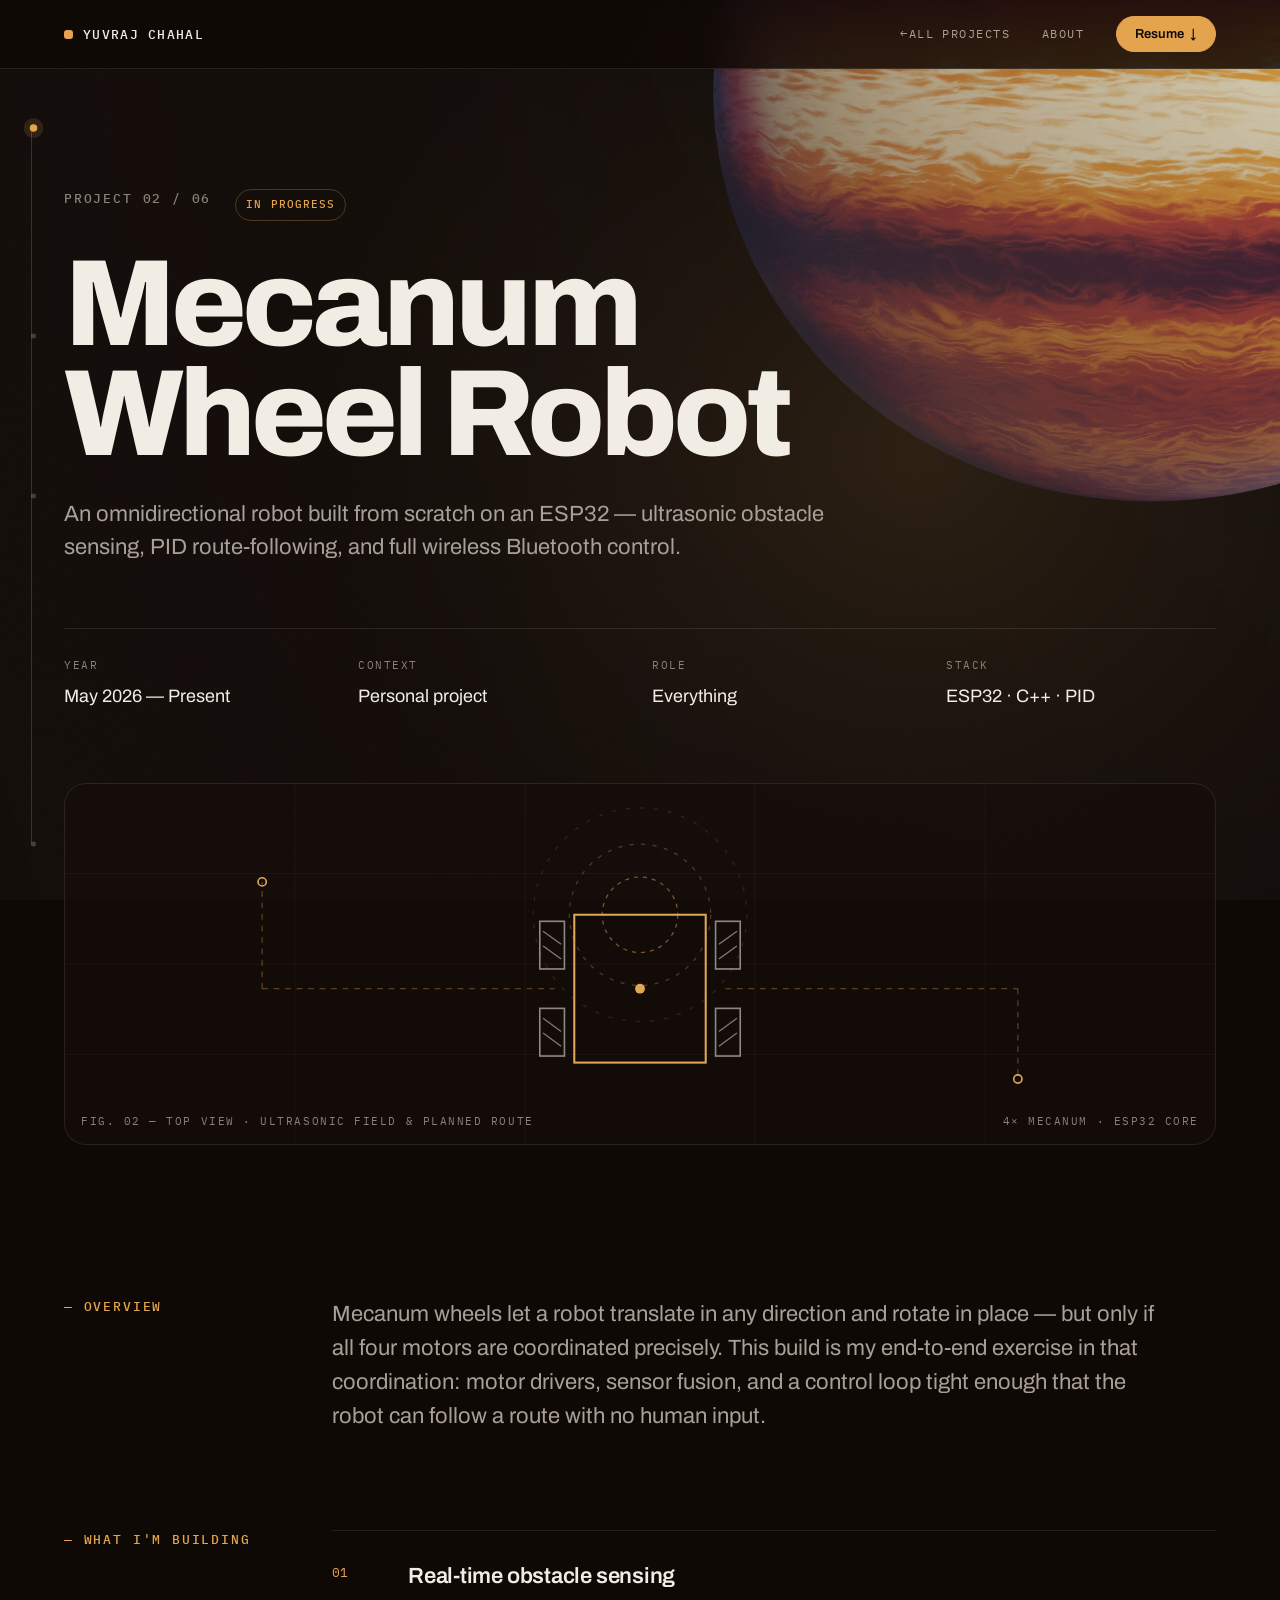
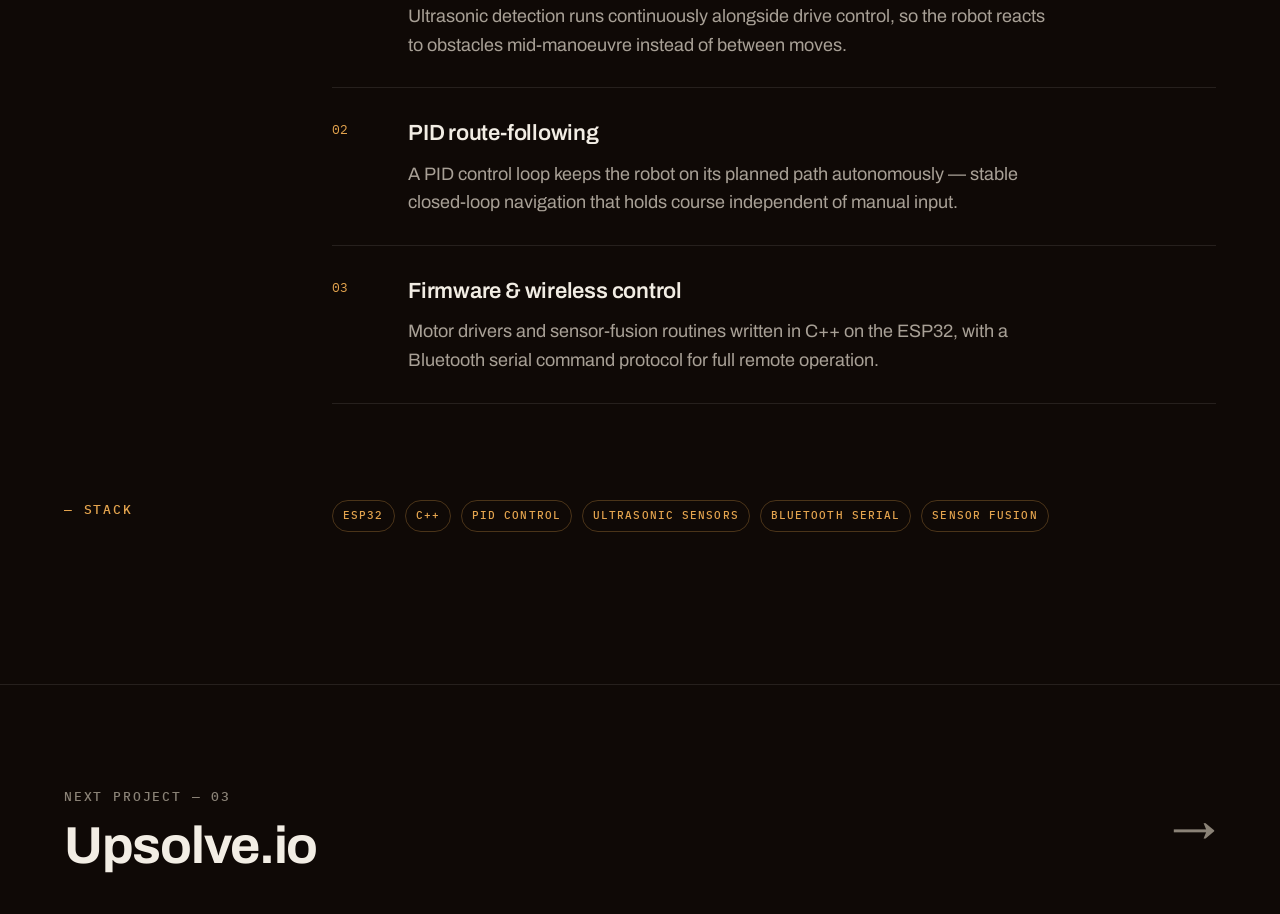
<file: site/project-mecanum.html>
<!DOCTYPE html>
<html lang="en">
<head>
<meta charset="utf-8">
<meta name="viewport" content="width=device-width, initial-scale=1">
<title>Mecanum Wheel Robot · Yuvraj Chahal</title>
<meta name="description" content="An omnidirectional robot built from scratch on an ESP32 — ultrasonic obstacle sensing, PID route-following, and full wireless Bluetooth control.">
<meta name="theme-color" content="#0F0906">
<meta property="og:title" content="Mecanum Wheel Robot · Yuvraj Chahal">
<meta property="og:description" content="An omnidirectional robot built from scratch on an ESP32 — ultrasonic obstacle sensing, PID route-following, and full wireless Bluetooth control.">
<meta property="og:type" content="website">
<!-- og:image must be an absolute URL once deployed, e.g. https://yourdomain/assets/og.jpg -->
<meta property="og:image" content="assets/og.jpg">
<meta property="og:image:width" content="1200">
<meta property="og:image:height" content="630">
<meta name="twitter:card" content="summary_large_image">
<link rel="icon" href="assets/favicon.svg" type="image/svg+xml">
<link rel="preconnect" href="https://fonts.googleapis.com">
<link rel="preconnect" href="https://fonts.gstatic.com" crossorigin>
<link rel="stylesheet" href="https://fonts.googleapis.com/css2?family=Archivo:wght@400;500;600;700;800&amp;family=IBM+Plex+Mono:wght@400;500&amp;display=swap">
<link rel="stylesheet" href="assets/css/site.css">
<script>document.documentElement.classList.add('js');</script>
</head>
<body class="page-project">
<a class="sr-only skip-link" href="#main">Skip to content</a>

<div class="jupiter-stage" aria-hidden="true">
  <canvas class="jupiter" role="presentation" aria-hidden="true"></canvas>
  <div class="jupiter-fallback"></div>
  <div class="veil"></div>
  <div class="bleed"></div>
  <div class="grain"></div>
</div>

<div class="page">

  <header class="nav">
    <a href="index.html" class="nav__brand" data-nav>
      <span class="nav__mark"></span>
      Yuvraj Chahal
    </a>
    <nav class="nav__links" aria-label="Primary">
      <a href="index.html#projects" class="link" data-nav><span aria-hidden="true">← </span>All projects</a>
      <a href="about.html" class="link link--hide-sm" data-nav>About</a>
      <a href="uploads/YuvrajChahalResume.pdf" download class="btn btn--primary btn--sm">Resume <span aria-hidden="true">↓</span></a>
    </nav>
  </header>

  <main id="main">

    <!-- ================= HERO ================= -->
    <section class="phero wrap" aria-labelledby="title" data-rail="Intro">
      <div class="phero__meta">
        <span class="eyebrow num">Project 02 / 06</span>
        <span class="chip">In progress</span>
      </div>
      <h1 id="title" class="display phero__title">Mecanum<br>Wheel Robot</h1>
      <p class="lede phero__lede">
        An omnidirectional robot built from scratch on an ESP32 — ultrasonic obstacle sensing, PID route-following, and full wireless Bluetooth control.
      </p>
      <div class="meta">
        <div>
          <div class="meta__key">Year</div>
          <div class="meta__val">May 2026 — Present</div>
        </div>
        <div>
          <div class="meta__key">Context</div>
          <div class="meta__val">Personal project</div>
        </div>
        <div>
          <div class="meta__key">Role</div>
          <div class="meta__val">Everything</div>
        </div>
        <div>
          <div class="meta__key">Stack</div>
          <div class="meta__val">ESP32 · C++ · PID</div>
        </div>
      </div>
    </section>

    <!-- ================= FIGURE ================= -->
    <section class="wrap reveal" data-rail="Diagram">
      <div class="band">
        <svg viewBox="0 0 1400 440" aria-hidden="true" preserveAspectRatio="xMidYMid slice">
        <line x1="0" y1="110" x2="1400" y2="110" stroke="rgba(242,237,228,.05)"/>
        <line x1="0" y1="220" x2="1400" y2="220" stroke="rgba(242,237,228,.05)"/>
        <line x1="0" y1="330" x2="1400" y2="330" stroke="rgba(242,237,228,.05)"/>
        <line x1="280" y1="0" x2="280" y2="440" stroke="rgba(242,237,228,.05)"/>
        <line x1="560" y1="0" x2="560" y2="440" stroke="rgba(242,237,228,.05)"/>
        <line x1="840" y1="0" x2="840" y2="440" stroke="rgba(242,237,228,.05)"/>
        <line x1="1120" y1="0" x2="1120" y2="440" stroke="rgba(242,237,228,.05)"/>
        <rect x="620" y="160" width="160" height="180" fill="none" stroke="#E0A756" stroke-width="2.5"/>
        <rect x="578" y="168" width="30" height="58" fill="none" stroke="rgba(242,237,228,.55)" stroke-width="2"/>
        <rect x="792" y="168" width="30" height="58" fill="none" stroke="rgba(242,237,228,.55)" stroke-width="2"/>
        <rect x="578" y="274" width="30" height="58" fill="none" stroke="rgba(242,237,228,.55)" stroke-width="2"/>
        <rect x="792" y="274" width="30" height="58" fill="none" stroke="rgba(242,237,228,.55)" stroke-width="2"/>
        <line x1="582" y1="180" x2="604" y2="196" stroke="rgba(242,237,228,.5)" stroke-width="1.5"/>
        <line x1="582" y1="198" x2="604" y2="214" stroke="rgba(242,237,228,.5)" stroke-width="1.5"/>
        <line x1="796" y1="196" x2="818" y2="180" stroke="rgba(242,237,228,.5)" stroke-width="1.5"/>
        <line x1="796" y1="214" x2="818" y2="198" stroke="rgba(242,237,228,.5)" stroke-width="1.5"/>
        <line x1="582" y1="286" x2="604" y2="302" stroke="rgba(242,237,228,.5)" stroke-width="1.5"/>
        <line x1="582" y1="304" x2="604" y2="320" stroke="rgba(242,237,228,.5)" stroke-width="1.5"/>
        <line x1="796" y1="302" x2="818" y2="286" stroke="rgba(242,237,228,.5)" stroke-width="1.5"/>
        <line x1="796" y1="320" x2="818" y2="304" stroke="rgba(242,237,228,.5)" stroke-width="1.5"/>
        <circle cx="700" cy="160" r="46" fill="none" stroke="rgba(224,167,86,.5)" stroke-width="1.5" stroke-dasharray="5 6"/>
        <circle cx="700" cy="160" r="86" fill="none" stroke="rgba(224,167,86,.3)" stroke-width="1.5" stroke-dasharray="5 9"/>
        <circle cx="700" cy="160" r="130" fill="none" stroke="rgba(224,167,86,.15)" stroke-width="1.5" stroke-dasharray="5 12"/>
        <circle cx="700" cy="250" r="6" fill="#E0A756"/>
        <line x1="240" y1="250" x2="596" y2="250" stroke="rgba(224,167,86,.35)" stroke-width="1.5" stroke-dasharray="7 7"/>
        <line x1="240" y1="250" x2="240" y2="120" stroke="rgba(224,167,86,.35)" stroke-width="1.5" stroke-dasharray="7 7"/>
        <circle cx="240" cy="120" r="5" fill="none" stroke="#E0A756" stroke-width="2"/>
        <line x1="804" y1="250" x2="1160" y2="250" stroke="rgba(224,167,86,.35)" stroke-width="1.5" stroke-dasharray="7 7"/>
        <line x1="1160" y1="250" x2="1160" y2="360" stroke="rgba(224,167,86,.35)" stroke-width="1.5" stroke-dasharray="7 7"/>
        <circle cx="1160" cy="360" r="5" fill="none" stroke="#E0A756" stroke-width="2"/>
        </svg>
        <div class="band__cap">Fig. 02 — Top view · Ultrasonic field &amp; planned route</div>
        <div class="band__tag">4× Mecanum · ESP32 core</div>
      </div>
    </section>

    <!-- ================= CONTENT ================= -->
    <section class="section wrap" data-rail="Detail">

      <div class="block reveal">
        <h2 class="eyebrow eyebrow--accent eyebrow--dash">Overview</h2>
        <div class="prose">
          <p>Mecanum wheels let a robot translate in any direction and rotate in place — but only if all four motors are coordinated precisely. This build is my end-to-end exercise in that coordination: motor drivers, sensor fusion, and a control loop tight enough that the robot can follow a route with no human input.</p>
        </div>
      </div>

      <div class="block reveal">
        <h2 class="eyebrow eyebrow--accent eyebrow--dash">What I'm building</h2>
        <div class="features">
          <div class="feature">
            <span class="feature__num">01</span>
            <div>
              <h3 class="feature__title">Real-time obstacle sensing</h3>
              <p class="feature__body">Ultrasonic detection runs continuously alongside drive control, so the robot reacts to obstacles mid-manoeuvre instead of between moves.</p>
            </div>
          </div>
          <div class="feature">
            <span class="feature__num">02</span>
            <div>
              <h3 class="feature__title">PID route-following</h3>
              <p class="feature__body">A PID control loop keeps the robot on its planned path autonomously — stable closed-loop navigation that holds course independent of manual input.</p>
            </div>
          </div>
          <div class="feature">
            <span class="feature__num">03</span>
            <div>
              <h3 class="feature__title">Firmware &amp; wireless control</h3>
              <p class="feature__body">Motor drivers and sensor-fusion routines written in C++ on the ESP32, with a Bluetooth serial command protocol for full remote operation.</p>
            </div>
          </div>
        </div>
      </div>

      <div class="block reveal">
        <h2 class="eyebrow eyebrow--accent eyebrow--dash">Stack</h2>
        <div class="chips">
          <span class="chip">ESP32</span>
          <span class="chip">C++</span>
          <span class="chip">PID control</span>
          <span class="chip">Ultrasonic sensors</span>
          <span class="chip">Bluetooth serial</span>
          <span class="chip">Sensor fusion</span>
        </div>
      </div>

    </section>

  </main>

  <!-- ================= NEXT ================= -->
  <footer class="next wrap" data-rail="Next">
    <a class="next__link" data-nav href="project-upsolve.html">
      <span>
        <span class="eyebrow num">Next project — 03</span>
        <span class="next__title">Upsolve.io</span>
      </span>
      <span class="next__arrow" aria-hidden="true">→</span>
    </a>
  </footer>

</div>

<script src="assets/js/site.js" defer></script>
</body>
</html>
</file>
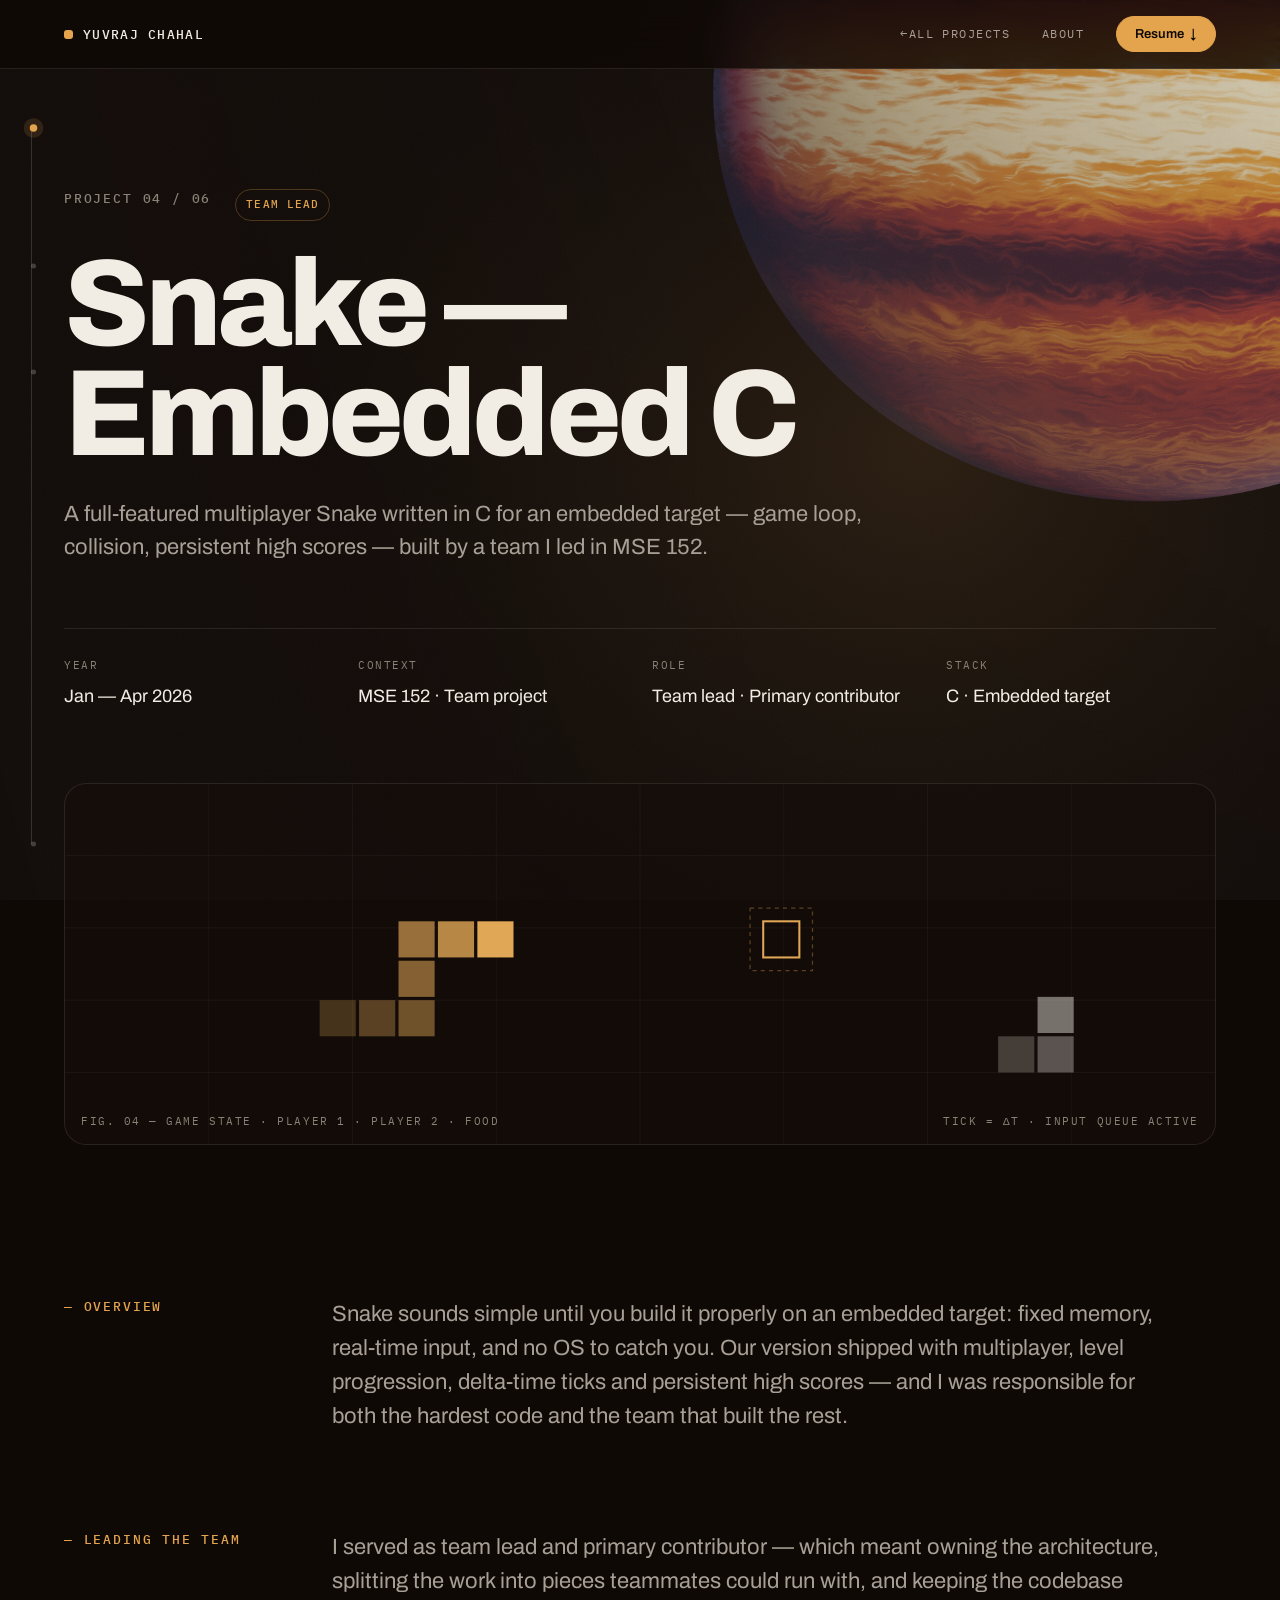
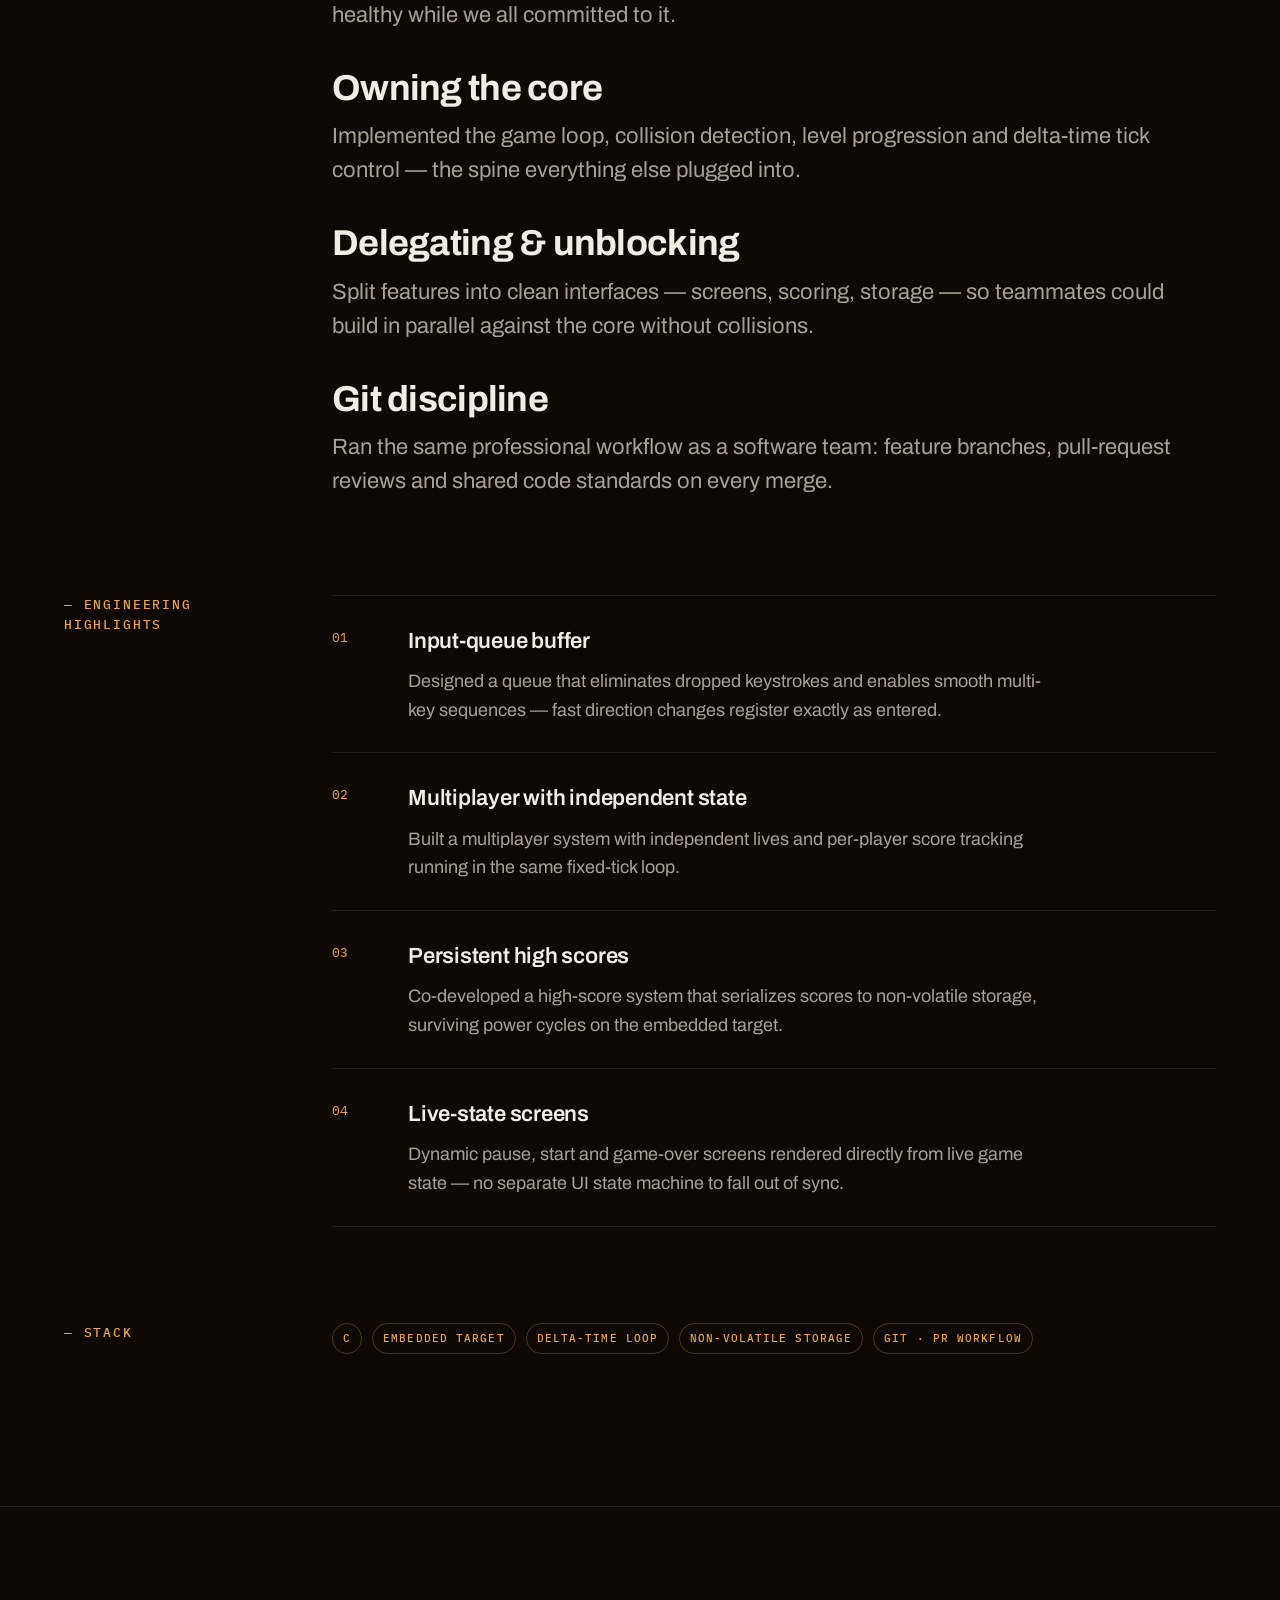
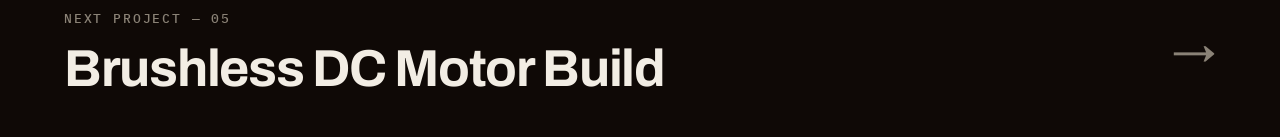
<file: site/project-snake.html>
<!DOCTYPE html>
<html lang="en">
<head>
<meta charset="utf-8">
<meta name="viewport" content="width=device-width, initial-scale=1">
<title>Snake — Embedded C · Yuvraj Chahal</title>
<meta name="description" content="A full-featured multiplayer Snake written in C for an embedded target — game loop, collision, persistent high scores — built by a team I led in MSE 152.">
<meta name="theme-color" content="#0F0906">
<meta property="og:title" content="Snake — Embedded C · Yuvraj Chahal">
<meta property="og:description" content="A full-featured multiplayer Snake written in C for an embedded target — game loop, collision, persistent high scores — built by a team I led in MSE 152.">
<meta property="og:type" content="website">
<!-- og:image must be an absolute URL once deployed, e.g. https://yourdomain/assets/og.jpg -->
<meta property="og:image" content="assets/og.jpg">
<meta property="og:image:width" content="1200">
<meta property="og:image:height" content="630">
<meta name="twitter:card" content="summary_large_image">
<link rel="icon" href="assets/favicon.svg" type="image/svg+xml">
<link rel="preconnect" href="https://fonts.googleapis.com">
<link rel="preconnect" href="https://fonts.gstatic.com" crossorigin>
<link rel="stylesheet" href="https://fonts.googleapis.com/css2?family=Archivo:wght@400;500;600;700;800&amp;family=IBM+Plex+Mono:wght@400;500&amp;display=swap">
<link rel="stylesheet" href="assets/css/site.css">
<script>document.documentElement.classList.add('js');</script>
</head>
<body class="page-project">
<a class="sr-only skip-link" href="#main">Skip to content</a>

<div class="jupiter-stage" aria-hidden="true">
  <canvas class="jupiter" role="presentation" aria-hidden="true"></canvas>
  <div class="jupiter-fallback"></div>
  <div class="veil"></div>
  <div class="bleed"></div>
  <div class="grain"></div>
</div>

<div class="page">

  <header class="nav">
    <a href="index.html" class="nav__brand" data-nav>
      <span class="nav__mark"></span>
      Yuvraj Chahal
    </a>
    <nav class="nav__links" aria-label="Primary">
      <a href="index.html#projects" class="link" data-nav><span aria-hidden="true">← </span>All projects</a>
      <a href="about.html" class="link link--hide-sm" data-nav>About</a>
      <a href="uploads/YuvrajChahalResume.pdf" download class="btn btn--primary btn--sm">Resume <span aria-hidden="true">↓</span></a>
    </nav>
  </header>

  <main id="main">

    <!-- ================= HERO ================= -->
    <section class="phero wrap" aria-labelledby="title" data-rail="Intro">
      <div class="phero__meta">
        <span class="eyebrow num">Project 04 / 06</span>
        <span class="chip">Team lead</span>
      </div>
      <h1 id="title" class="display phero__title">Snake —<br>Embedded C</h1>
      <p class="lede phero__lede">
        A full-featured multiplayer Snake written in C for an embedded target — game loop, collision, persistent high scores — built by a team I led in MSE 152.
      </p>
      <div class="meta">
        <div>
          <div class="meta__key">Year</div>
          <div class="meta__val">Jan — Apr 2026</div>
        </div>
        <div>
          <div class="meta__key">Context</div>
          <div class="meta__val">MSE 152 · Team project</div>
        </div>
        <div>
          <div class="meta__key">Role</div>
          <div class="meta__val">Team lead · Primary contributor</div>
        </div>
        <div>
          <div class="meta__key">Stack</div>
          <div class="meta__val">C · Embedded target</div>
        </div>
      </div>
    </section>

    <!-- ================= FIGURE ================= -->
    <section class="wrap reveal" data-rail="Diagram">
      <div class="band">
        <svg viewBox="0 0 1400 440" aria-hidden="true" preserveAspectRatio="xMidYMid slice">
        <line x1="0" y1="88" x2="1400" y2="88" stroke="rgba(242,237,228,.05)"/>
        <line x1="0" y1="176" x2="1400" y2="176" stroke="rgba(242,237,228,.05)"/>
        <line x1="0" y1="264" x2="1400" y2="264" stroke="rgba(242,237,228,.05)"/>
        <line x1="0" y1="352" x2="1400" y2="352" stroke="rgba(242,237,228,.05)"/>
        <line x1="175" y1="0" x2="175" y2="440" stroke="rgba(242,237,228,.05)"/>
        <line x1="350" y1="0" x2="350" y2="440" stroke="rgba(242,237,228,.05)"/>
        <line x1="525" y1="0" x2="525" y2="440" stroke="rgba(242,237,228,.05)"/>
        <line x1="700" y1="0" x2="700" y2="440" stroke="rgba(242,237,228,.05)"/>
        <line x1="875" y1="0" x2="875" y2="440" stroke="rgba(242,237,228,.05)"/>
        <line x1="1050" y1="0" x2="1050" y2="440" stroke="rgba(242,237,228,.05)"/>
        <line x1="1225" y1="0" x2="1225" y2="440" stroke="rgba(242,237,228,.05)"/>
        <rect x="310" y="264" width="44" height="44" fill="rgba(224,167,86,.25)"/>
        <rect x="358" y="264" width="44" height="44" fill="rgba(224,167,86,.35)"/>
        <rect x="406" y="264" width="44" height="44" fill="rgba(224,167,86,.45)"/>
        <rect x="406" y="216" width="44" height="44" fill="rgba(224,167,86,.55)"/>
        <rect x="406" y="168" width="44" height="44" fill="rgba(224,167,86,.65)"/>
        <rect x="454" y="168" width="44" height="44" fill="rgba(224,167,86,.8)"/>
        <rect x="502" y="168" width="44" height="44" fill="#E0A756"/>
        <rect x="850" y="168" width="44" height="44" fill="none" stroke="#E0A756" stroke-width="2.5"/>
        <rect x="834" y="152" width="76" height="76" fill="none" stroke="rgba(224,167,86,.35)" stroke-width="1.5" stroke-dasharray="5 5"/>
        <rect x="1136" y="308" width="44" height="44" fill="rgba(242,237,228,.22)"/>
        <rect x="1184" y="308" width="44" height="44" fill="rgba(242,237,228,.32)"/>
        <rect x="1184" y="260" width="44" height="44" fill="rgba(242,237,228,.45)"/>
        </svg>
        <div class="band__cap">Fig. 04 — Game state · Player 1 · Player 2 · Food</div>
        <div class="band__tag">Tick = ΔT · Input queue active</div>
      </div>
    </section>

    <!-- ================= CONTENT ================= -->
    <section class="section wrap" data-rail="Detail">

      <div class="block reveal">
        <h2 class="eyebrow eyebrow--accent eyebrow--dash">Overview</h2>
        <div class="prose">
          <p>Snake sounds simple until you build it properly on an embedded target: fixed memory, real-time input, and no OS to catch you. Our version shipped with multiplayer, level progression, delta-time ticks and persistent high scores — and I was responsible for both the hardest code and the team that built the rest.</p>
        </div>
      </div>

      <div class="block reveal">
        <h2 class="eyebrow eyebrow--accent eyebrow--dash">Leading the team</h2>
        <div>
          <div class="prose">
            <p>I served as team lead and primary contributor — which meant owning the architecture, splitting the work into pieces teammates could run with, and keeping the codebase healthy while we all committed to it.</p>
          </div>
          <div class="block__sub">
            <h3 class="h-3">Owning the core</h3>
            <div class="prose">
              <p>Implemented the game loop, collision detection, level progression and delta-time tick control — the spine everything else plugged into.</p>
            </div>
          </div>
          <div class="block__sub">
            <h3 class="h-3">Delegating &amp; unblocking</h3>
            <div class="prose">
              <p>Split features into clean interfaces — screens, scoring, storage — so teammates could build in parallel against the core without collisions.</p>
            </div>
          </div>
          <div class="block__sub">
            <h3 class="h-3">Git discipline</h3>
            <div class="prose">
              <p>Ran the same professional workflow as a software team: feature branches, pull-request reviews and shared code standards on every merge.</p>
            </div>
          </div>
        </div>
      </div>

      <div class="block reveal">
        <h2 class="eyebrow eyebrow--accent eyebrow--dash">Engineering highlights</h2>
        <div class="features">
          <div class="feature">
            <span class="feature__num">01</span>
            <div>
              <h3 class="feature__title">Input-queue buffer</h3>
              <p class="feature__body">Designed a queue that eliminates dropped keystrokes and enables smooth multi-key sequences — fast direction changes register exactly as entered.</p>
            </div>
          </div>
          <div class="feature">
            <span class="feature__num">02</span>
            <div>
              <h3 class="feature__title">Multiplayer with independent state</h3>
              <p class="feature__body">Built a multiplayer system with independent lives and per-player score tracking running in the same fixed-tick loop.</p>
            </div>
          </div>
          <div class="feature">
            <span class="feature__num">03</span>
            <div>
              <h3 class="feature__title">Persistent high scores</h3>
              <p class="feature__body">Co-developed a high-score system that serializes scores to non-volatile storage, surviving power cycles on the embedded target.</p>
            </div>
          </div>
          <div class="feature">
            <span class="feature__num">04</span>
            <div>
              <h3 class="feature__title">Live-state screens</h3>
              <p class="feature__body">Dynamic pause, start and game-over screens rendered directly from live game state — no separate UI state machine to fall out of sync.</p>
            </div>
          </div>
        </div>
      </div>

      <div class="block reveal">
        <h2 class="eyebrow eyebrow--accent eyebrow--dash">Stack</h2>
        <div class="chips">
          <span class="chip">C</span>
          <span class="chip">Embedded target</span>
          <span class="chip">Delta-time loop</span>
          <span class="chip">Non-volatile storage</span>
          <span class="chip">Git · PR workflow</span>
        </div>
      </div>

    </section>

  </main>

  <!-- ================= NEXT ================= -->
  <footer class="next wrap" data-rail="Next">
    <a class="next__link" data-nav href="project-brushless.html">
      <span>
        <span class="eyebrow num">Next project — 05</span>
        <span class="next__title">Brushless DC Motor Build</span>
      </span>
      <span class="next__arrow" aria-hidden="true">→</span>
    </a>
  </footer>

</div>

<script src="assets/js/site.js" defer></script>
</body>
</html>
</file>
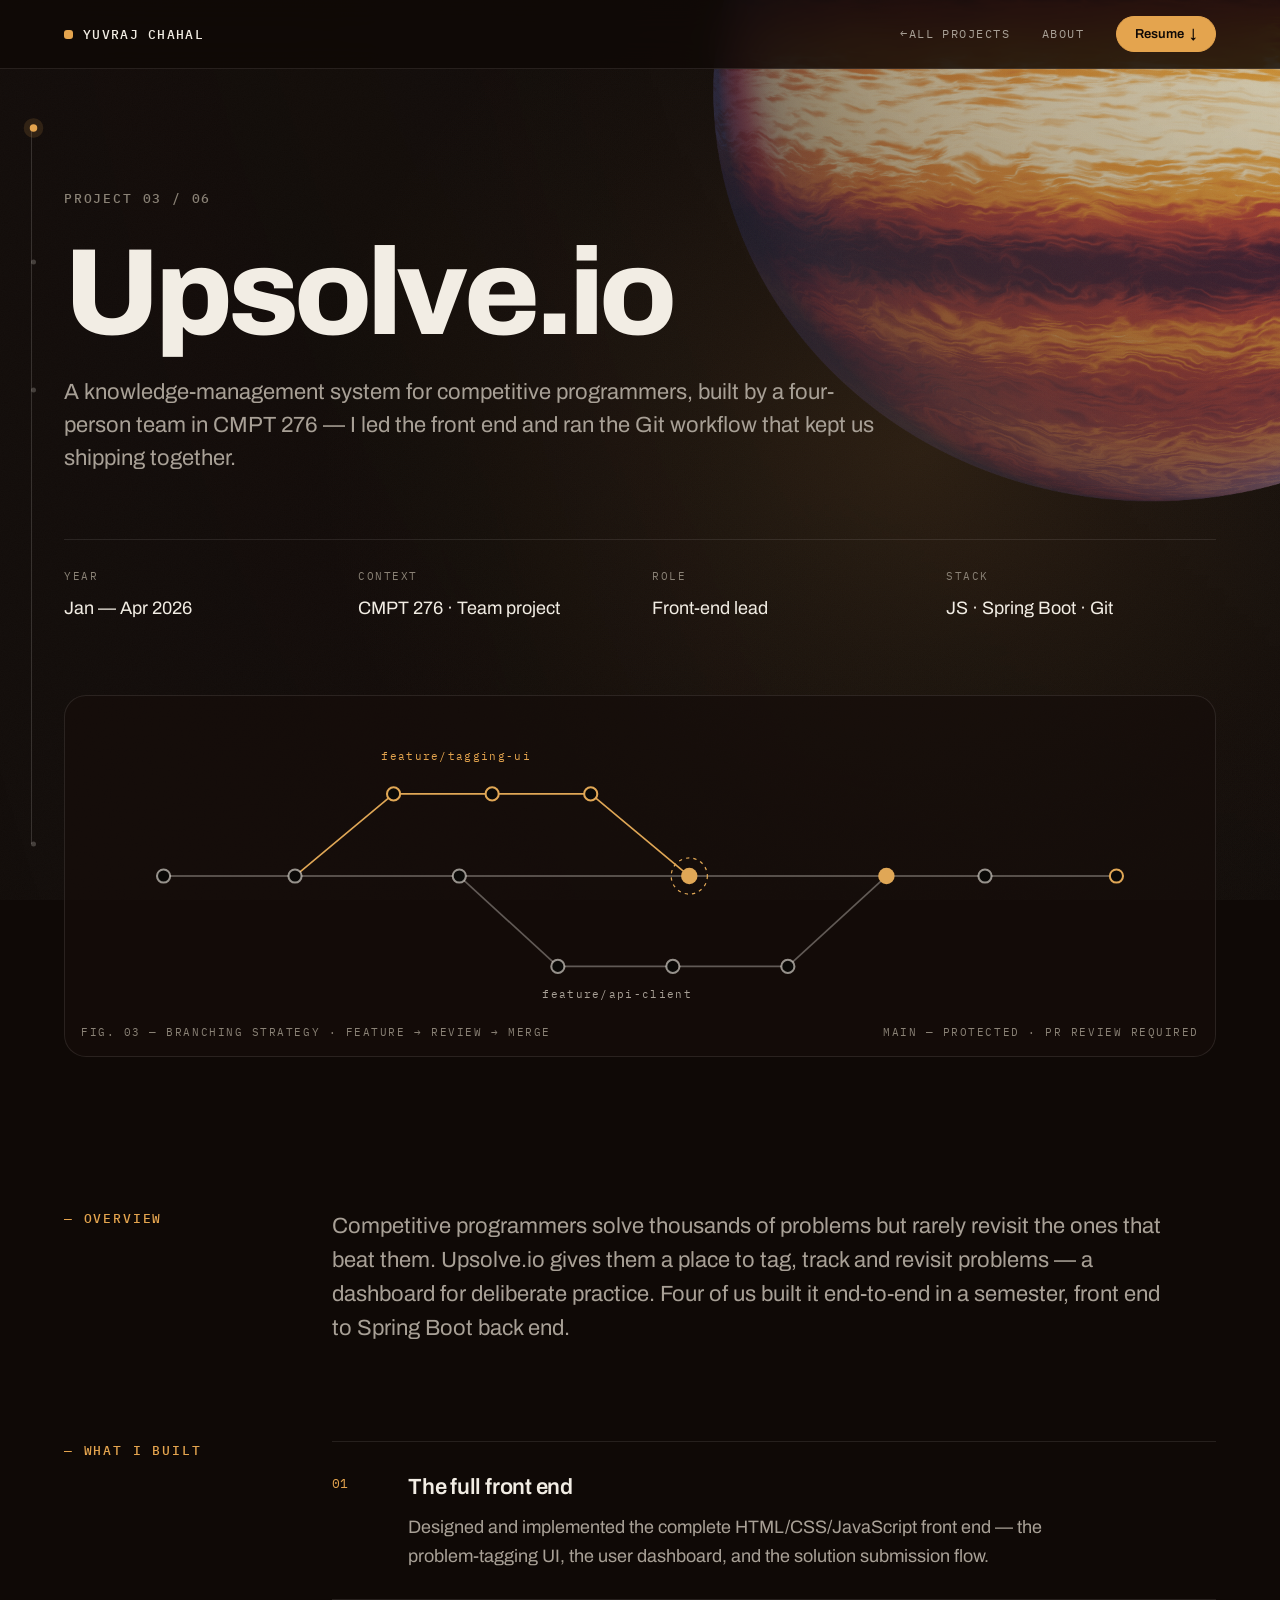
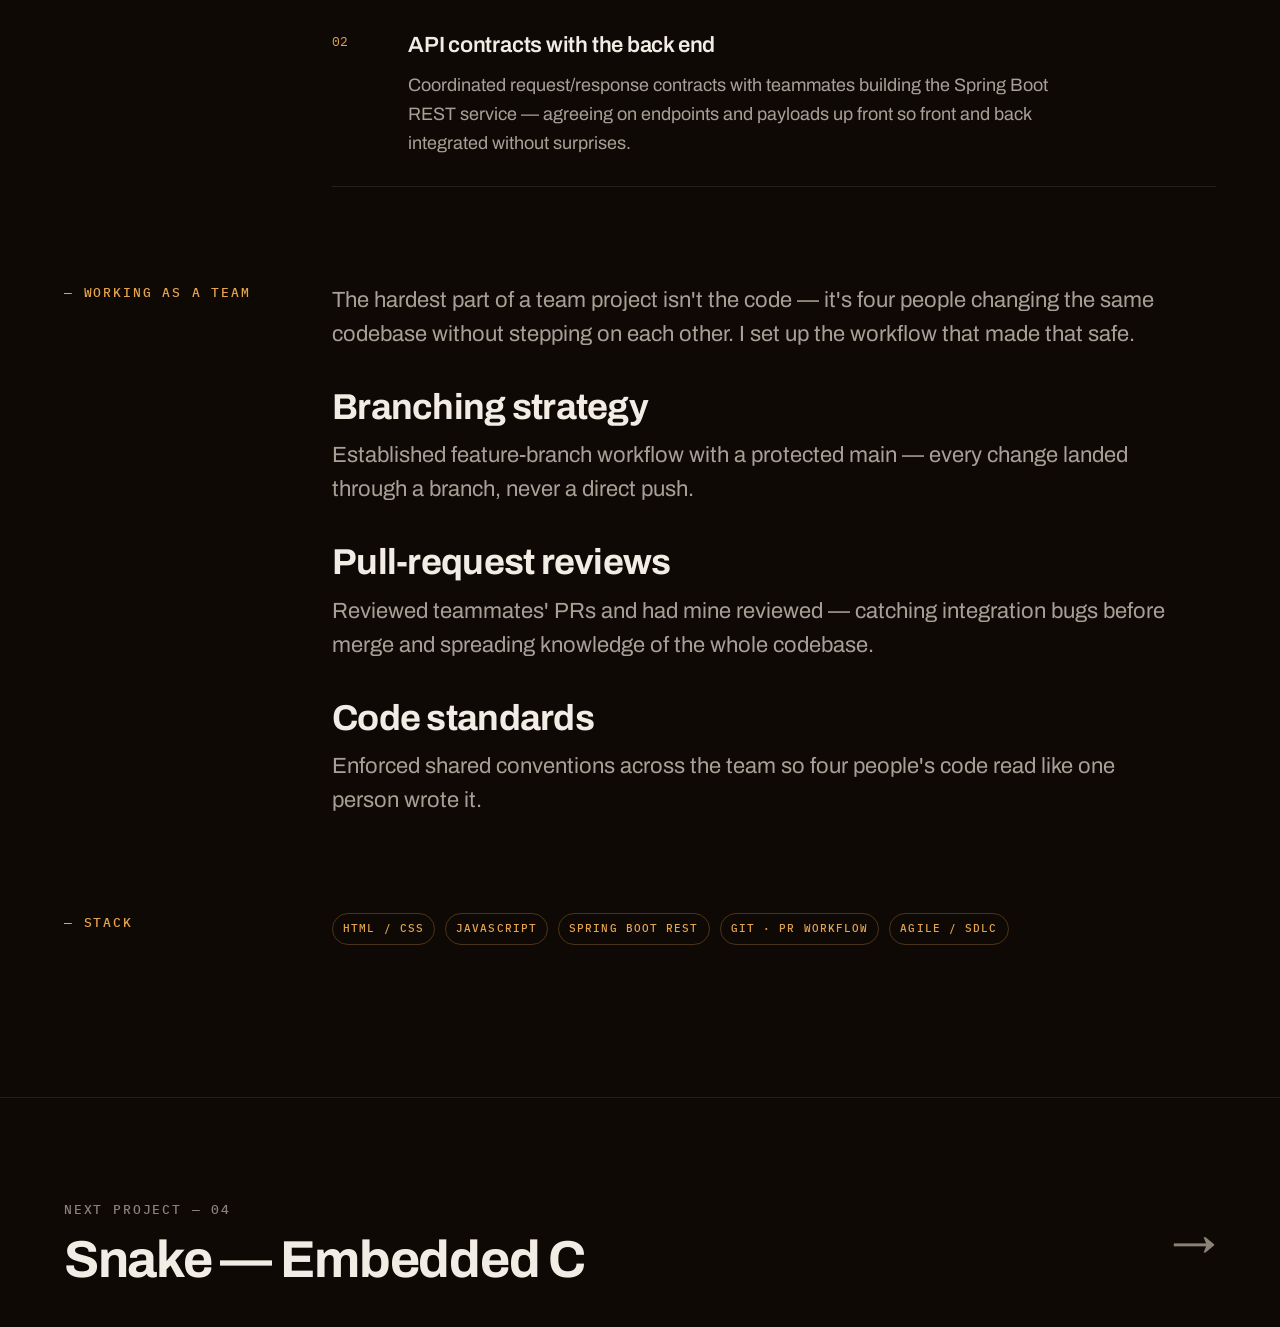
<file: site/project-upsolve.html>
<!DOCTYPE html>
<html lang="en">
<head>
<meta charset="utf-8">
<meta name="viewport" content="width=device-width, initial-scale=1">
<title>Upsolve.io · Yuvraj Chahal</title>
<meta name="description" content="A knowledge-management system for competitive programmers, built by a four-person team in CMPT 276 — I led the front end and ran the Git workflow that kept us shipping together.">
<meta name="theme-color" content="#0F0906">
<meta property="og:title" content="Upsolve.io · Yuvraj Chahal">
<meta property="og:description" content="A knowledge-management system for competitive programmers, built by a four-person team in CMPT 276 — I led the front end and ran the Git workflow that kept us shipping together.">
<meta property="og:type" content="website">
<!-- og:image must be an absolute URL once deployed, e.g. https://yourdomain/assets/og.jpg -->
<meta property="og:image" content="assets/og.jpg">
<meta property="og:image:width" content="1200">
<meta property="og:image:height" content="630">
<meta name="twitter:card" content="summary_large_image">
<link rel="icon" href="assets/favicon.svg" type="image/svg+xml">
<link rel="preconnect" href="https://fonts.googleapis.com">
<link rel="preconnect" href="https://fonts.gstatic.com" crossorigin>
<link rel="stylesheet" href="https://fonts.googleapis.com/css2?family=Archivo:wght@400;500;600;700;800&amp;family=IBM+Plex+Mono:wght@400;500&amp;display=swap">
<link rel="stylesheet" href="assets/css/site.css">
<script>document.documentElement.classList.add('js');</script>
</head>
<body class="page-project">
<a class="sr-only skip-link" href="#main">Skip to content</a>

<div class="jupiter-stage" aria-hidden="true">
  <canvas class="jupiter" role="presentation" aria-hidden="true"></canvas>
  <div class="jupiter-fallback"></div>
  <div class="veil"></div>
  <div class="bleed"></div>
  <div class="grain"></div>
</div>

<div class="page">

  <header class="nav">
    <a href="index.html" class="nav__brand" data-nav>
      <span class="nav__mark"></span>
      Yuvraj Chahal
    </a>
    <nav class="nav__links" aria-label="Primary">
      <a href="index.html#projects" class="link" data-nav><span aria-hidden="true">← </span>All projects</a>
      <a href="about.html" class="link link--hide-sm" data-nav>About</a>
      <a href="uploads/YuvrajChahalResume.pdf" download class="btn btn--primary btn--sm">Resume <span aria-hidden="true">↓</span></a>
    </nav>
  </header>

  <main id="main">

    <!-- ================= HERO ================= -->
    <section class="phero wrap" aria-labelledby="title" data-rail="Intro">
      <div class="phero__meta">
        <span class="eyebrow num">Project 03 / 06</span>
      </div>
      <h1 id="title" class="display phero__title">Upsolve.io</h1>
      <p class="lede phero__lede">
        A knowledge-management system for competitive programmers, built by a four-person team in CMPT 276 — I led the front end and ran the Git workflow that kept us shipping together.
      </p>
      <div class="meta">
        <div>
          <div class="meta__key">Year</div>
          <div class="meta__val">Jan — Apr 2026</div>
        </div>
        <div>
          <div class="meta__key">Context</div>
          <div class="meta__val">CMPT 276 · Team project</div>
        </div>
        <div>
          <div class="meta__key">Role</div>
          <div class="meta__val">Front-end lead</div>
        </div>
        <div>
          <div class="meta__key">Stack</div>
          <div class="meta__val">JS · Spring Boot · Git</div>
        </div>
      </div>
    </section>

    <!-- ================= FIGURE ================= -->
    <section class="wrap reveal" data-rail="Diagram">
      <div class="band">
        <svg viewBox="0 0 1400 440" aria-hidden="true" preserveAspectRatio="xMidYMid slice">
        <line x1="120" y1="220" x2="1280" y2="220" stroke="rgba(242,237,228,.4)" stroke-width="2"/>
        <line x1="280" y1="220" x2="400" y2="120" stroke="#E0A756" stroke-width="2"/>
        <line x1="400" y1="120" x2="640" y2="120" stroke="#E0A756" stroke-width="2"/>
        <line x1="640" y1="120" x2="760" y2="220" stroke="#E0A756" stroke-width="2"/>
        <line x1="480" y1="220" x2="600" y2="330" stroke="rgba(242,237,228,.35)" stroke-width="2"/>
        <line x1="600" y1="330" x2="880" y2="330" stroke="rgba(242,237,228,.35)" stroke-width="2"/>
        <line x1="880" y1="330" x2="1000" y2="220" stroke="rgba(242,237,228,.35)" stroke-width="2"/>
        <circle cx="120" cy="220" r="8" fill="#0A0907" stroke="rgba(242,237,228,.6)" stroke-width="2.5"/>
        <circle cx="280" cy="220" r="8" fill="#0A0907" stroke="rgba(242,237,228,.6)" stroke-width="2.5"/>
        <circle cx="400" cy="120" r="8" fill="#0A0907" stroke="#E0A756" stroke-width="2.5"/>
        <circle cx="520" cy="120" r="8" fill="#0A0907" stroke="#E0A756" stroke-width="2.5"/>
        <circle cx="640" cy="120" r="8" fill="#0A0907" stroke="#E0A756" stroke-width="2.5"/>
        <circle cx="760" cy="220" r="10" fill="#E0A756"/>
        <circle cx="760" cy="220" r="22" fill="none" stroke="#E0A756" stroke-width="1.5" stroke-dasharray="4 5"/>
        <circle cx="480" cy="220" r="8" fill="#0A0907" stroke="rgba(242,237,228,.6)" stroke-width="2.5"/>
        <circle cx="600" cy="330" r="8" fill="#0A0907" stroke="rgba(242,237,228,.6)" stroke-width="2.5"/>
        <circle cx="740" cy="330" r="8" fill="#0A0907" stroke="rgba(242,237,228,.6)" stroke-width="2.5"/>
        <circle cx="880" cy="330" r="8" fill="#0A0907" stroke="rgba(242,237,228,.6)" stroke-width="2.5"/>
        <circle cx="1000" cy="220" r="10" fill="#E0A756"/>
        <circle cx="1120" cy="220" r="8" fill="#0A0907" stroke="rgba(242,237,228,.6)" stroke-width="2.5"/>
        <circle cx="1280" cy="220" r="8" fill="#0A0907" stroke="#E0A756" stroke-width="2.5"/>
        </svg>
        <span class="band__label band__label--accent band__label--tagging">feature/tagging-ui</span>
        <span class="band__label band__label--api">feature/api-client</span>
        <div class="band__cap">Fig. 03 — Branching strategy · Feature → Review → Merge</div>
        <div class="band__tag">Main — Protected · PR review required</div>
      </div>
    </section>

    <!-- ================= CONTENT ================= -->
    <section class="section wrap" data-rail="Detail">

      <div class="block reveal">
        <h2 class="eyebrow eyebrow--accent eyebrow--dash">Overview</h2>
        <div class="prose">
          <p>Competitive programmers solve thousands of problems but rarely revisit the ones that beat them. Upsolve.io gives them a place to tag, track and revisit problems — a dashboard for deliberate practice. Four of us built it end-to-end in a semester, front end to Spring Boot back end.</p>
        </div>
      </div>

      <div class="block reveal">
        <h2 class="eyebrow eyebrow--accent eyebrow--dash">What I built</h2>
        <div class="features">
          <div class="feature">
            <span class="feature__num">01</span>
            <div>
              <h3 class="feature__title">The full front end</h3>
              <p class="feature__body">Designed and implemented the complete HTML/CSS/JavaScript front end — the problem-tagging UI, the user dashboard, and the solution submission flow.</p>
            </div>
          </div>
          <div class="feature">
            <span class="feature__num">02</span>
            <div>
              <h3 class="feature__title">API contracts with the back end</h3>
              <p class="feature__body">Coordinated request/response contracts with teammates building the Spring Boot REST service — agreeing on endpoints and payloads up front so front and back integrated without surprises.</p>
            </div>
          </div>
        </div>
      </div>

      <div class="block reveal">
        <h2 class="eyebrow eyebrow--accent eyebrow--dash">Working as a team</h2>
        <div>
          <div class="prose">
            <p>The hardest part of a team project isn't the code — it's four people changing the same codebase without stepping on each other. I set up the workflow that made that safe.</p>
          </div>
          <div class="block__sub">
            <h3 class="h-3">Branching strategy</h3>
            <div class="prose">
              <p>Established feature-branch workflow with a protected main — every change landed through a branch, never a direct push.</p>
            </div>
          </div>
          <div class="block__sub">
            <h3 class="h-3">Pull-request reviews</h3>
            <div class="prose">
              <p>Reviewed teammates' PRs and had mine reviewed — catching integration bugs before merge and spreading knowledge of the whole codebase.</p>
            </div>
          </div>
          <div class="block__sub">
            <h3 class="h-3">Code standards</h3>
            <div class="prose">
              <p>Enforced shared conventions across the team so four people's code read like one person wrote it.</p>
            </div>
          </div>
        </div>
      </div>

      <div class="block reveal">
        <h2 class="eyebrow eyebrow--accent eyebrow--dash">Stack</h2>
        <div class="chips">
          <span class="chip">HTML / CSS</span>
          <span class="chip">JavaScript</span>
          <span class="chip">Spring Boot REST</span>
          <span class="chip">Git · PR workflow</span>
          <span class="chip">Agile / SDLC</span>
        </div>
      </div>

    </section>

  </main>

  <!-- ================= NEXT ================= -->
  <footer class="next wrap" data-rail="Next">
    <a class="next__link" data-nav href="project-snake.html">
      <span>
        <span class="eyebrow num">Next project — 04</span>
        <span class="next__title">Snake — Embedded C</span>
      </span>
      <span class="next__arrow" aria-hidden="true">→</span>
    </a>
  </footer>

</div>

<script src="assets/js/site.js" defer></script>
</body>
</html>
</file>
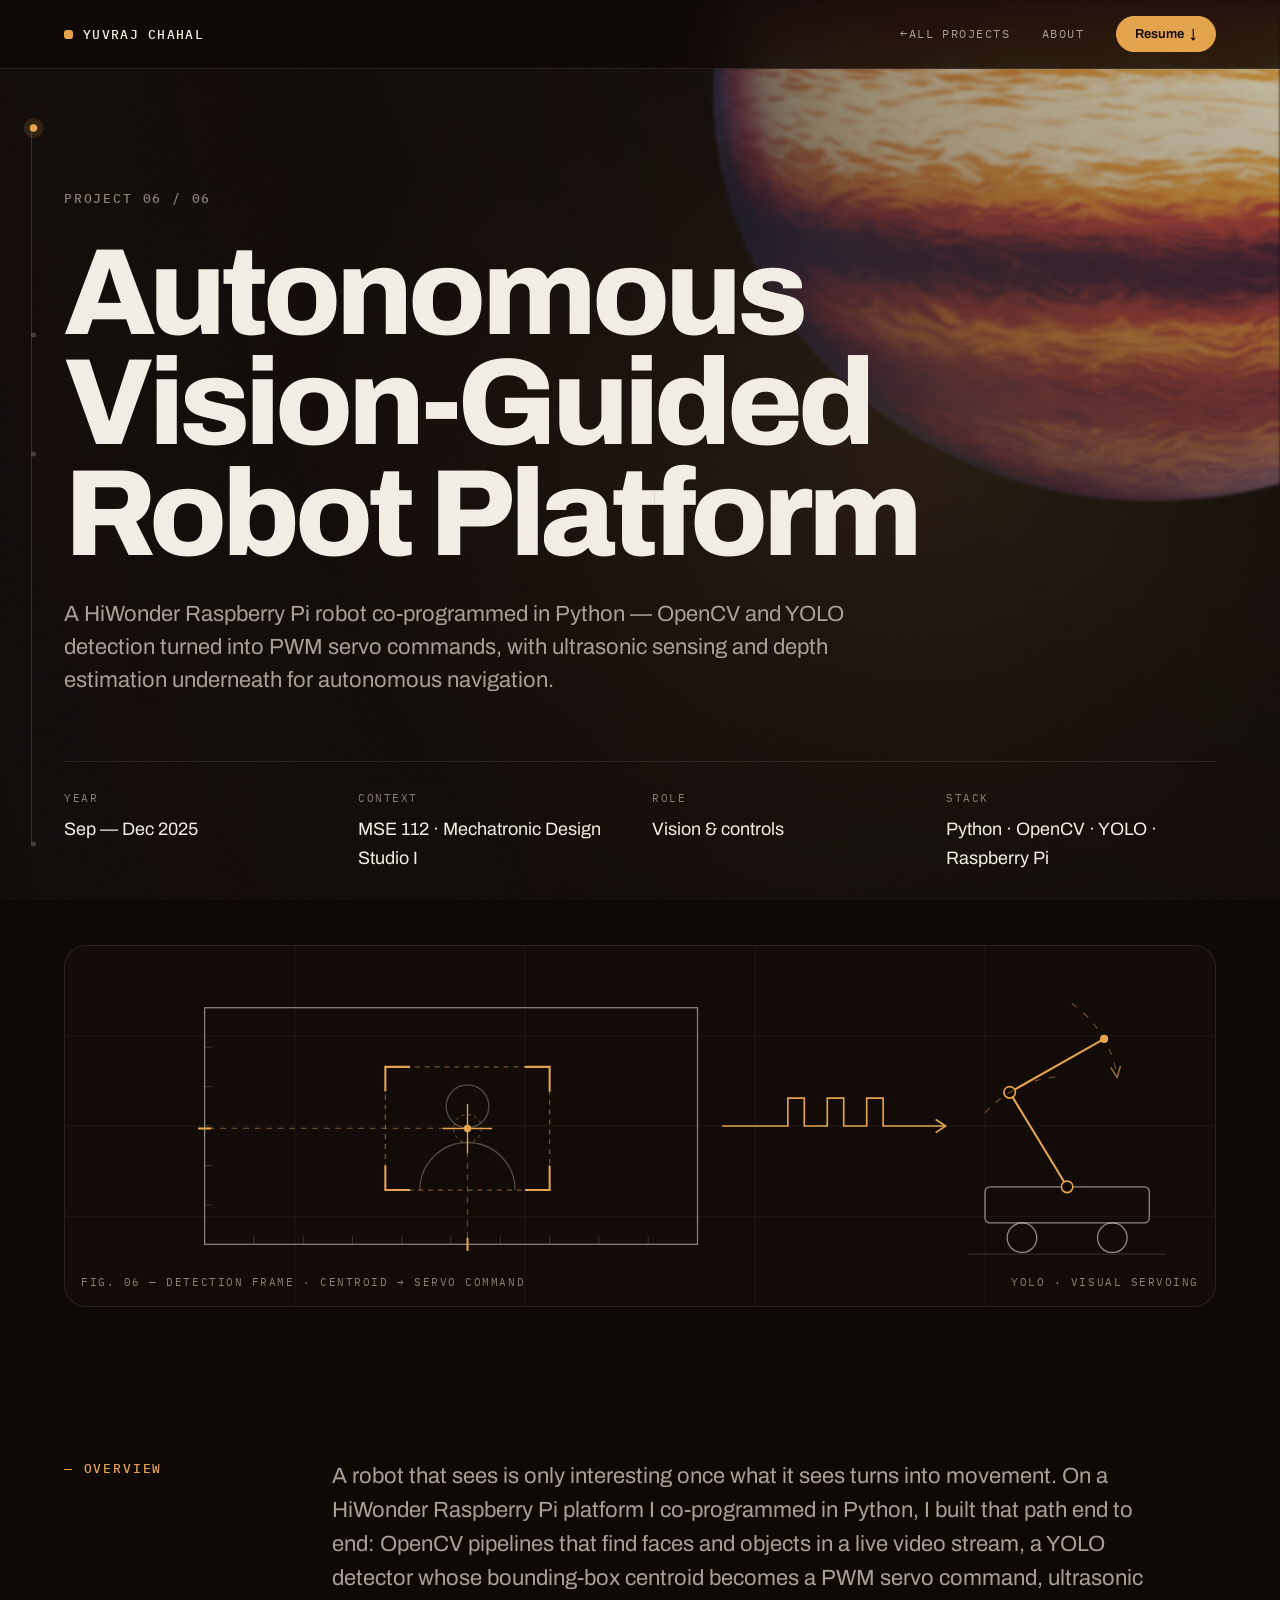
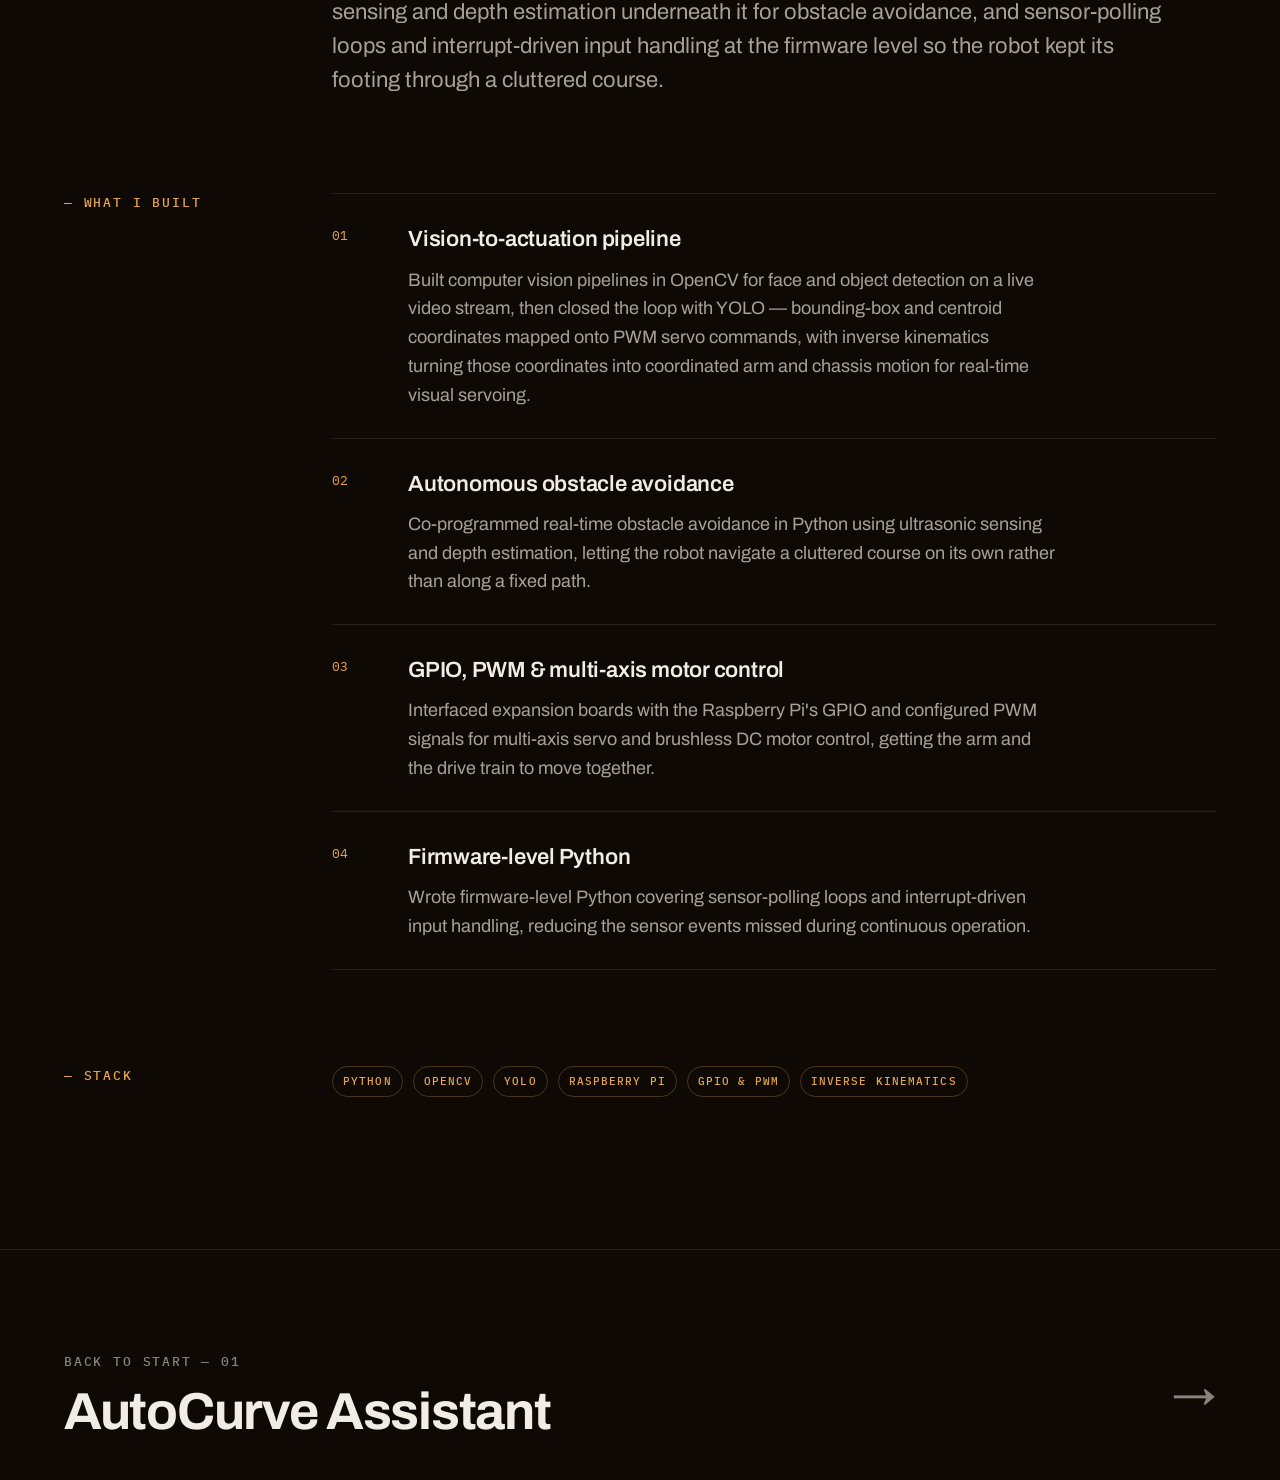
<file: site/project-vision.html>
<!DOCTYPE html>
<html lang="en">
<head>
<meta charset="utf-8">
<meta name="viewport" content="width=device-width, initial-scale=1">
<title>Autonomous Vision-Guided Robot Platform · Yuvraj Chahal</title>
<meta name="description" content="A HiWonder Raspberry Pi robot co-programmed in Python — OpenCV and YOLO detection turned into PWM servo commands, with ultrasonic sensing and depth estimation underneath for autonomous navigation.">
<meta name="theme-color" content="#0F0906">
<meta property="og:title" content="Autonomous Vision-Guided Robot Platform · Yuvraj Chahal">
<meta property="og:description" content="A HiWonder Raspberry Pi robot co-programmed in Python — OpenCV and YOLO detection turned into PWM servo commands, with ultrasonic sensing and depth estimation underneath for autonomous navigation.">
<meta property="og:type" content="website">
<!-- og:image must be an absolute URL once deployed, e.g. https://yourdomain/assets/og.jpg -->
<meta property="og:image" content="assets/og.jpg">
<meta property="og:image:width" content="1200">
<meta property="og:image:height" content="630">
<meta name="twitter:card" content="summary_large_image">
<link rel="icon" href="assets/favicon.svg" type="image/svg+xml">
<link rel="preconnect" href="https://fonts.googleapis.com">
<link rel="preconnect" href="https://fonts.gstatic.com" crossorigin>
<link rel="stylesheet" href="https://fonts.googleapis.com/css2?family=Archivo:wght@400;500;600;700;800&amp;family=IBM+Plex+Mono:wght@400;500&amp;display=swap">
<link rel="stylesheet" href="assets/css/site.css">
<script>document.documentElement.classList.add('js');</script>
</head>
<body class="page-project">
<a class="sr-only skip-link" href="#main">Skip to content</a>

<div class="jupiter-stage" aria-hidden="true">
  <canvas class="jupiter" role="presentation" aria-hidden="true"></canvas>
  <div class="jupiter-fallback"></div>
  <div class="veil"></div>
  <div class="bleed"></div>
  <div class="grain"></div>
</div>

<div class="page">

  <header class="nav">
    <a href="index.html" class="nav__brand" data-nav>
      <span class="nav__mark"></span>
      Yuvraj Chahal
    </a>
    <nav class="nav__links" aria-label="Primary">
      <a href="index.html#projects" class="link" data-nav><span aria-hidden="true">← </span>All projects</a>
      <a href="about.html" class="link link--hide-sm" data-nav>About</a>
      <a href="uploads/YuvrajChahalResume.pdf" download class="btn btn--primary btn--sm">Resume <span aria-hidden="true">↓</span></a>
    </nav>
  </header>

  <main id="main">

    <!-- ================= HERO ================= -->
    <section class="phero wrap" aria-labelledby="title" data-rail="Intro">
      <div class="phero__meta">
        <span class="eyebrow num">Project 06 / 06</span>
      </div>
      <h1 id="title" class="display phero__title">Autonomous<br>Vision-Guided<br>Robot Platform</h1>
      <p class="lede phero__lede">
        A HiWonder Raspberry Pi robot co-programmed in Python — OpenCV and YOLO detection turned into PWM servo commands, with ultrasonic sensing and depth estimation underneath for autonomous navigation.
      </p>
      <div class="meta">
        <div>
          <div class="meta__key">Year</div>
          <div class="meta__val">Sep — Dec 2025</div>
        </div>
        <div>
          <div class="meta__key">Context</div>
          <div class="meta__val">MSE 112 · Mechatronic Design Studio I</div>
        </div>
        <div>
          <div class="meta__key">Role</div>
          <div class="meta__val">Vision &amp; controls</div>
        </div>
        <div>
          <div class="meta__key">Stack</div>
          <div class="meta__val">Python · OpenCV · YOLO · Raspberry Pi</div>
        </div>
      </div>
    </section>

    <!-- ================= FIGURE ================= -->
    <section class="wrap reveal" data-rail="Diagram">
      <div class="band">
        <svg viewBox="0 0 1400 440" aria-hidden="true" preserveAspectRatio="xMidYMid slice">
        <g class="fig-grid"><line x1="0" y1="110" x2="1400" y2="110"/><line x1="0" y1="220" x2="1400" y2="220"/><line x1="0" y1="330" x2="1400" y2="330"/><line x1="280" y1="0" x2="280" y2="440"/><line x1="560" y1="0" x2="560" y2="440"/><line x1="840" y1="0" x2="840" y2="440"/><line x1="1120" y1="0" x2="1120" y2="440"/></g>
        <rect class="fig-ink" x="170" y="76" width="600" height="288" fill="none" stroke-width="1.5"/>
        <g class="fig-ink" stroke-width=".8" opacity=".45"><line x1="230" y1="364" x2="230" y2="354"/><line x1="290" y1="364" x2="290" y2="354"/><line x1="350" y1="364" x2="350" y2="354"/><line x1="410" y1="364" x2="410" y2="354"/><line x1="470" y1="364" x2="470" y2="354"/><line x1="530" y1="364" x2="530" y2="354"/><line x1="590" y1="364" x2="590" y2="354"/><line x1="650" y1="364" x2="650" y2="354"/><line x1="710" y1="364" x2="710" y2="354"/><line x1="170" y1="124" x2="180" y2="124"/><line x1="170" y1="172" x2="180" y2="172"/><line x1="170" y1="220" x2="180" y2="220"/><line x1="170" y1="268" x2="180" y2="268"/><line x1="170" y1="316" x2="180" y2="316"/></g>
        <g class="fig-ink" fill="none" stroke-width="1.6" opacity=".5"><circle cx="490" cy="196" r="26"/><path d="M432 298a58 58 0 0 1 116 0"/></g>
        <rect class="fig-stroke" x="390" y="148" width="200" height="150" fill="none" stroke-width="1.5" opacity=".5" stroke-dasharray="6 6"/>
        <g class="fig-stroke" fill="none" stroke-width="2.5"><path d="M390 178V148h30"/><path d="M560 148h30v30"/><path d="M590 268v30h-30"/><path d="M420 298h-30v-30"/></g>
        <g class="fig-stroke" fill="none" stroke-width="1.5" opacity=".4" stroke-dasharray="7 7"><path d="M490 223V364"/><path d="M490 223H170"/></g>
        <g class="fig-stroke" stroke-width="2.5"><line x1="490" y1="356" x2="490" y2="372"/><line x1="162" y1="223" x2="178" y2="223"/></g>
        <g class="fig-stroke" stroke-width="1.6"><line x1="460" y1="223" x2="520" y2="223"/><line x1="490" y1="193" x2="490" y2="253"/></g>
        <circle class="fig-stroke" cx="490" cy="223" r="17" fill="none" stroke-width="1" opacity=".55" stroke-dasharray="4 4"/>
        <circle class="fig-fill" cx="490" cy="223" r="4.5"/>
        <path class="fig-stroke" d="M800 220h80v-34h20v34h28v-34h20v34h28v-34h20v34h76" fill="none" stroke-width="2"/>
        <path class="fig-stroke" d="M1060 212l12 8-12 8" fill="none" stroke-width="2"/>
        <g class="fig-ink" fill="none" stroke-width="1.6"><rect x="1120" y="294" width="200" height="44" rx="6"/><circle cx="1165" cy="356" r="18"/><circle cx="1275" cy="356" r="18"/></g>
        <line class="fig-ink" x1="1100" y1="376" x2="1340" y2="376" stroke-width="1" opacity=".35"/>
        <g class="fig-stroke" fill="none" stroke-width="2.5"><path d="M1220 294L1150 179L1265 114"/></g>
        <g class="fig-stroke fig-bg" stroke-width="2"><circle cx="1220" cy="294" r="7"/><circle cx="1150" cy="179" r="7"/></g>
        <circle class="fig-fill" cx="1265" cy="114" r="5"/>
        <g class="fig-stroke" fill="none" stroke-width="1.5" opacity=".42" stroke-dasharray="8 10"><path d="M1120 203.9A134.6 134.6 0 0 1 1215.3 159.5"/><path d="M1225.8 70.8A132.1 132.1 0 0 1 1280.8 160.6"/></g>
        <g class="fig-stroke" fill="none" stroke-width="2" opacity=".6"><path d="M1284.9 146.9L1280.8 160.6L1273.1 148.6"/></g>
        </svg>
        <div class="band__cap">Fig. 06 — Detection frame · Centroid → servo command</div>
        <div class="band__tag">YOLO · Visual servoing</div>
      </div>
    </section>

    <!-- ================= CONTENT ================= -->
    <section class="section wrap" data-rail="Detail">

      <div class="block reveal">
        <h2 class="eyebrow eyebrow--accent eyebrow--dash">Overview</h2>
        <div class="prose">
          <p>A robot that sees is only interesting once what it sees turns into movement. On a HiWonder Raspberry Pi platform I co-programmed in Python, I built that path end to end: OpenCV pipelines that find faces and objects in a live video stream, a YOLO detector whose bounding-box centroid becomes a PWM servo command, ultrasonic sensing and depth estimation underneath it for obstacle avoidance, and sensor-polling loops and interrupt-driven input handling at the firmware level so the robot kept its footing through a cluttered course.</p>
        </div>
      </div>

      <div class="block reveal">
        <h2 class="eyebrow eyebrow--accent eyebrow--dash">What I built</h2>
        <div class="features">
          <div class="feature">
            <span class="feature__num">01</span>
            <div>
              <h3 class="feature__title">Vision-to-actuation pipeline</h3>
              <p class="feature__body">Built computer vision pipelines in OpenCV for face and object detection on a live video stream, then closed the loop with YOLO — bounding-box and centroid coordinates mapped onto PWM servo commands, with inverse kinematics turning those coordinates into coordinated arm and chassis motion for real-time visual servoing.</p>
            </div>
          </div>
          <div class="feature">
            <span class="feature__num">02</span>
            <div>
              <h3 class="feature__title">Autonomous obstacle avoidance</h3>
              <p class="feature__body">Co-programmed real-time obstacle avoidance in Python using ultrasonic sensing and depth estimation, letting the robot navigate a cluttered course on its own rather than along a fixed path.</p>
            </div>
          </div>
          <div class="feature">
            <span class="feature__num">03</span>
            <div>
              <h3 class="feature__title">GPIO, PWM &amp; multi-axis motor control</h3>
              <p class="feature__body">Interfaced expansion boards with the Raspberry Pi's GPIO and configured PWM signals for multi-axis servo and brushless DC motor control, getting the arm and the drive train to move together.</p>
            </div>
          </div>
          <div class="feature">
            <span class="feature__num">04</span>
            <div>
              <h3 class="feature__title">Firmware-level Python</h3>
              <p class="feature__body">Wrote firmware-level Python covering sensor-polling loops and interrupt-driven input handling, reducing the sensor events missed during continuous operation.</p>
            </div>
          </div>
        </div>
      </div>

      <div class="block reveal">
        <h2 class="eyebrow eyebrow--accent eyebrow--dash">Stack</h2>
        <div class="chips">
          <span class="chip">Python</span>
          <span class="chip">OpenCV</span>
          <span class="chip">YOLO</span>
          <span class="chip">Raspberry Pi</span>
          <span class="chip">GPIO &amp; PWM</span>
          <span class="chip">Inverse kinematics</span>
        </div>
      </div>

    </section>

  </main>

  <!-- ================= NEXT ================= -->
  <footer class="next wrap" data-rail="Next">
    <a class="next__link" data-nav href="project-autocurve.html">
      <span>
        <span class="eyebrow num">Back to start — 01</span>
        <span class="next__title">AutoCurve Assistant</span>
      </span>
      <span class="next__arrow" aria-hidden="true">→</span>
    </a>
  </footer>

</div>

<script src="assets/js/site.js" defer></script>
</body>
</html>
</file>
<file: site/assets/css/site.css>
/* ==========================================================================
   Yuvraj Chahal — portfolio
   Design system. Palette is derived from the Jupiter render (see
   JUPITER_HERO_BRIEF.md §2). Every colour on the site comes from these tokens.
   ========================================================================== */

:root {
  /* Warmth comes from light, not pigment: the ground is a brown-black (hue ~20°,
     lightness ~4%), the ink stays cream, and --cool is kept alive as a counterpoint. */
  --ground: #0F0906;
  --panel:  #160E0A;
  --ink:    #F2EDE4;
  --dim:    #A8A096;   /* 7.66:1 on --ground */
  --faint:  #8A8276;   /* 5.21:1 on --ground, 5.03:1 on --panel — clears AA for 11–13px mono labels */
  --accent: #E4A44E;   /* 9.15:1 on --ground, 8.82:1 on --panel */
  --ember:  #D9724E;
  --cool:   #7E90A8;   /* 6.07:1 on --ground */

  /* RGB triplets for alpha use — every rgba() on the site derives from these. */
  --ground-rgb: 15, 9, 6;
  --panel-rgb:  22, 14, 10;
  --ink-rgb:    242, 237, 228;
  --accent-rgb: 228, 164, 78;

  --rule:        rgba(var(--ink-rgb), .10);
  --rule-strong: rgba(var(--ink-rgb), .18);
  --accent-rule: rgba(var(--accent-rgb), .28);
  --bleed-opacity: 1;   /* runtime hook for the light bleed (scroll.js may drive it) */

  --sans: "Archivo", "Helvetica Neue", Arial, system-ui, sans-serif;
  --mono: "IBM Plex Mono", ui-monospace, "SFMono-Regular", Menlo, Consolas, monospace;

  --gutter:  clamp(20px, 5vw, 64px);
  --wrap:    1320px;
  --measure: 65ch;

  --step--1: 0.8125rem;                       /* 13px */
  --step-0:  clamp(1rem, 0.95rem + 0.3vw, 1.125rem);   /* 16–18 */
  --step-1:  clamp(1.125rem, 1rem + 0.6vw, 1.375rem);
  --step-2:  clamp(1.5rem, 1.2rem + 1.4vw, 2.25rem);
  --step-3:  clamp(2rem, 1.4rem + 2.8vw, 3.25rem);
  --step-4:  clamp(2.5rem, 1.6rem + 4vw, 4.5rem);
  --display: clamp(3.5rem, 9.6vw, 8.75rem);    /* 56–140 */

  --ease-out: cubic-bezier(.16, 1, .3, 1);
  --nav-h: 64px;

  /* Corner radii — one scale so every box reads as the same family as the pill buttons. */
  --r-sm: 6px;
  --r-md: 14px;
  --r-lg: 22px;
  --r-pill: 999px;
}

/* ---------- reset ---------- */
*, *::before, *::after { box-sizing: border-box; }
html { -webkit-text-size-adjust: 100%; scroll-behavior: smooth; }
body {
  margin: 0;
  background: var(--ground);
  color: var(--ink);
  font-family: var(--sans);
  font-size: var(--step-0);
  line-height: 1.6;
  -webkit-font-smoothing: antialiased;
}
img, svg, video, canvas { max-width: 100%; display: block; }
a { color: inherit; text-decoration: none; }
h1, h2, h3, h4, p, ul, ol { margin: 0; }
ul, ol { padding: 0; list-style: none; }
button { font: inherit; color: inherit; background: none; border: 0; cursor: pointer; }
::selection { background: rgba(var(--accent-rgb), .30); color: var(--ink); }

:focus-visible { outline: 2px solid var(--accent); outline-offset: 4px; }

/* ---------- layout ---------- */
.wrap { max-width: var(--wrap); margin-inline: auto; padding-inline: var(--gutter); }
.section { padding-block: clamp(80px, 12vw, 152px); }
.section--tight { padding-block: clamp(56px, 8vw, 104px); }

/* ---------- type ---------- */
.eyebrow {
  font-family: var(--mono);
  font-size: var(--step--1);
  font-weight: 500;
  letter-spacing: .14em;
  text-transform: uppercase;
  color: var(--faint);
}
.eyebrow--accent { color: var(--accent); }
.eyebrow--dash::before { content: "— " / ""; }   /* empty alt: the dash is decoration, not part of the name */

.display {
  font-size: var(--display);
  font-weight: 800;
  line-height: .9;
  letter-spacing: -.04em;
  text-wrap: balance;
}
.h-1 { font-size: var(--step-4); font-weight: 700; line-height: 1.02; letter-spacing: -.03em; text-wrap: balance; }
.h-2 { font-size: var(--step-3); font-weight: 700; line-height: 1.05; letter-spacing: -.03em; text-wrap: balance; }
.h-3 { font-size: var(--step-2); font-weight: 700; line-height: 1.15; letter-spacing: -.02em; }
.lede { font-size: var(--step-1); line-height: 1.5; color: var(--dim); max-width: var(--measure); text-wrap: pretty; }
.prose { max-width: var(--measure); color: var(--dim); }
.prose p + p { margin-top: 1.1em; }
.prose strong, .prose b { color: var(--ink); font-weight: 600; }
.mono { font-family: var(--mono); font-variant-numeric: tabular-nums; }
.num { font-variant-numeric: tabular-nums; }
.outline {
  color: transparent;
  -webkit-text-stroke: 1.5px var(--cool);   /* the cool note: keeps the warm ground reading warm */
}

/* ---------- controls ----------
   One rule: things you read stay technical (mono, uppercase, tracked); things you
   press become soft (full-radius pill, sentence case, Archivo, no tracking).
   State changes are a brightness lift + ~2% scale — never a colour inversion. */
.btn {
  display: inline-flex; align-items: center; justify-content: center; gap: .45em;
  height: 46px; padding: 0 28px;
  font-family: var(--sans); font-size: 15px; font-weight: 500;
  letter-spacing: 0; text-transform: none; line-height: 1;
  border: 1px solid var(--rule-strong); border-radius: 999px;
  background: rgba(var(--ink-rgb), .06);
  color: var(--ink);
  white-space: nowrap;
  transition: filter .18s ease, transform .18s ease, background-color .18s ease;
}
.btn:hover, .btn:focus-visible { filter: brightness(1.08); transform: scale(1.02); }
.btn:active { filter: brightness(.96); transform: scale(.99); }
.btn:focus-visible { outline: 2px solid var(--accent); outline-offset: 3px; }
.btn--primary { background: var(--accent); border-color: var(--accent); color: var(--ground); font-weight: 600; }
.btn--primary:focus-visible { outline-color: var(--ink); }
.btn--sm { height: 36px; padding: 0 18px; font-size: 13px; }

.link {
  font-family: var(--mono); font-size: var(--step--1); letter-spacing: .12em; text-transform: uppercase;
  color: var(--dim); transition: color .25s ease;
}
.link:hover, .link:focus-visible { color: var(--accent); }
.link--under { position: relative; color: var(--ink); transition: color .25s ease; }
/* The rule is drawn by ::after rather than a border so the 44px tap target below
   can grow around the text without pushing the underline away from it. */
.link--under::after {
  content: ""; position: absolute; left: 0; right: 0; top: calc(50% + 16px);
  border-bottom: 1px solid var(--rule-strong); transition: border-color .25s ease;
}
.link--under:hover, .link--under:focus-visible { color: var(--accent); }
.link--under:hover::after, .link--under:focus-visible::after { border-color: var(--accent); }

/* Minimum 44px tap target for the 11–13px text links. line-height:1 keeps the
   glyphs on the same baseline they had; the nav's padding-block is reduced by
   the same amount the links grew, so the bar's height does not change. */
.nav__links .link, .footer__meta a, .link--under, .nav__brand {
  display: inline-flex; align-items: center; min-height: 44px; line-height: 1;
}

.chip {
  display: inline-block; padding: 6px 10px;
  font-family: var(--mono); font-size: 11px; font-weight: 500; letter-spacing: .1em; text-transform: uppercase;
  color: var(--accent); border: 1px solid var(--accent-rule); border-radius: var(--r-pill);
}
.chips { display: flex; flex-wrap: wrap; gap: 10px; }

/* Status readout: shares the button family's radius and height, but it is read,
   not pressed, so the label stays mono/uppercase. */
.pill {
  display: inline-flex; align-items: center; gap: 10px;
  height: 42px; padding: 0 20px 0 16px;
  font-family: var(--mono); font-size: 12px; font-weight: 500; letter-spacing: .12em; text-transform: uppercase;
  line-height: 1;
  color: var(--dim); border: 1px solid var(--rule-strong); border-radius: 999px;
  background: rgba(var(--ground-rgb), .45);
  backdrop-filter: blur(8px); -webkit-backdrop-filter: blur(8px);
}
.pill__dot { width: 7px; height: 7px; border-radius: 50%; background: var(--accent); animation: pulse 2.2s ease infinite; }

/* ---------- nav ---------- */
.nav {
  position: sticky; top: 0; z-index: 50;
  display: flex; justify-content: space-between; align-items: center; gap: 24px;
  padding: 12px var(--gutter);
  background: rgba(var(--ground-rgb), .82);   /* .55 measured 3.86–4.21:1 for the mono links over the planet */
  backdrop-filter: blur(16px); -webkit-backdrop-filter: blur(16px);
  border-bottom: 1px solid var(--rule);
}
.nav__brand {
  display: inline-flex; align-items: center; gap: 10px; white-space: nowrap;
  font-family: var(--mono); font-size: 13px; font-weight: 500; letter-spacing: .1em; text-transform: uppercase;
}
.nav__mark { width: 9px; height: 9px; background: var(--accent); border-radius: 3px; }
.nav__links { display: flex; align-items: center; gap: clamp(16px, 2.6vw, 32px); }
.nav__links .link { color: var(--dim); font-size: 12px; }
.nav__links .link:hover, .nav__links .link:focus-visible { color: var(--accent); }

/* ---------- Jupiter background ---------- */
.jupiter-stage { position: fixed; inset: 0; z-index: 0; pointer-events: none; }
.jupiter {
  position: absolute; inset: 0; width: 100%; height: 100%;
  will-change: filter, transform;
}
.jupiter-fallback {
  position: absolute; inset: 0; display: none;
  background:
    radial-gradient(circle at 78% 48%, #D0853A 0%, #944426 22%, #40190F 44%, rgba(var(--ground-rgb),0) 62%),
    radial-gradient(circle at 78% 48%, rgba(249, 244, 232, .45) 0%, rgba(249, 244, 232, 0) 12%);
  filter: blur(6px) brightness(.85);   /* sharp-ish at rest; the veil dims it on scroll */
}
html:not(.js) .jupiter-fallback { display: block; }   /* JS off: show the gradient stand-in */
.jupiter-stage.is-fallback .jupiter { display: none; }
.jupiter-stage.is-fallback .jupiter-fallback { display: block; }
.veil {
  position: absolute; inset: 0;
  /* Hero-shaped at rest, but it is also the only thing between small mono
     labels and the planet's lit limb once the page scrolls — so the top stop
     is strong enough to keep those labels legible, not just decorative. */
  background: linear-gradient(180deg, rgba(var(--ground-rgb), .62) 0%, rgba(var(--ground-rgb), .82) 45%, rgba(var(--ground-rgb), .92) 100%);
  opacity: 0;
}
/* Still-frame pages: the planet sits top-right behind a wide headline, so the veil
   is left-weighted and always partly on — the type column stays clean. */
body:not(.page-home) .veil {
  background: linear-gradient(90deg, rgba(var(--ground-rgb),.88) 0%, rgba(var(--ground-rgb),.62) 38%, rgba(var(--ground-rgb),.22) 62%, rgba(var(--ground-rgb),.05) 100%),
              linear-gradient(180deg, rgba(var(--ground-rgb),0) 0%, rgba(var(--ground-rgb),.55) 100%);
}
/* Light bleed: a very wide, very faint warm radial spilling off the planet's lit limb.
   The empty side of the hero wants light, not objects. Pure CSS; --bleed-opacity is a
   runtime hook so the choreography can fade it with the zoom. */
.bleed {
  position: absolute; inset: 0; pointer-events: none;
  opacity: var(--bleed-opacity);
  background: radial-gradient(ellipse 48vw 62vh at 72% 50%,
    rgba(var(--accent-rgb), .12) 0%,
    rgba(var(--accent-rgb), .06) 38%,
    rgba(var(--accent-rgb), .02) 70%,
    rgba(var(--accent-rgb), 0) 100%);
}
/* Film grain: fixed-size fine monochrome noise, static, ~3.5%. Kills residual banding
   and gives the black some tooth. Above the canvas, below .page. */
.grain {
  position: absolute; inset: 0; pointer-events: none;
  opacity: .035;
  /* Deliberately no mix-blend-mode: overlay forced a full-screen compositor
     blend every frame (~4fps at 2×). */
  background-image: url("data:image/svg+xml,%3Csvg xmlns='http://www.w3.org/2000/svg' width='180' height='180'%3E%3Cfilter id='g'%3E%3CfeTurbulence type='fractalNoise' baseFrequency='.85' numOctaves='2' stitchTiles='stitch'/%3E%3CfeColorMatrix type='saturate' values='0'/%3E%3CfeComponentTransfer%3E%3CfeFuncA type='table' tableValues='1 1'/%3E%3C/feComponentTransfer%3E%3C/filter%3E%3Crect width='100%25' height='100%25' filter='url(%23g)'/%3E%3C/svg%3E");
  background-size: 180px 180px; background-repeat: repeat;
}
.page { position: relative; z-index: 1; }

/* ---------- hero ---------- */
.hero {
  position: relative;
  min-height: calc(100vh - var(--nav-h));    /* older iOS drops the whole svh declaration */
  min-height: calc(100svh - var(--nav-h));   /* the nav is in-flow above it */
  isolation: isolate;
  display: grid; align-items: center;
  padding-block: clamp(88px, 11vh, 128px) clamp(72px, 10vh, 112px);
}
/* Text protection: a soft left-to-right scrim so type stays legible where the disc
   edge meets the column on mid-width screens. Sits under the text, over the canvas. */
.hero::before {
  content: ""; position: absolute; inset: 0; z-index: -1; pointer-events: none;
  background: linear-gradient(90deg, rgba(var(--ground-rgb),.78) 0%, rgba(var(--ground-rgb),.55) 34%, rgba(var(--ground-rgb),.18) 52%, rgba(var(--ground-rgb),0) 66%);
}
.hero__inner { position: relative; max-width: 660px; }
.hero__eyebrow { display: block; margin-bottom: 22px; color: var(--dim); }
.hero__name { display: block; }
.hero__hook {
  margin-top: 30px;
  font-size: clamp(1.375rem, 1.05rem + 1.3vw, 1.95rem);
  font-weight: 500;
  line-height: 1.28;
  letter-spacing: -.02em;
  max-width: 28ch;
  text-wrap: balance;
}
.hero__support {
  margin-top: 18px;
  color: var(--dim);
  max-width: 52ch;
  text-wrap: pretty;
}
.hero__support .mono { color: var(--accent); font-size: var(--step--1); letter-spacing: .1em; text-transform: uppercase; }
.hero__actions { display: flex; flex-wrap: wrap; align-items: center; gap: 12px; margin-top: 34px; }
.hero__status { display: flex; margin-top: 20px; }
.hero__cue {
  position: absolute; bottom: 28px; left: var(--gutter);
  display: inline-flex; align-items: center; gap: 12px;
  font-family: var(--mono); font-size: 11px; letter-spacing: .14em; color: var(--faint);
}
.hero__cue::after { content: ""; width: 1px; height: 40px; background: linear-gradient(var(--faint), transparent); animation: cue 2.4s ease infinite; }

.hero-in { animation: heroIn .9s var(--ease-out) both; }
.hero-in--2 { animation-delay: .08s; }
.hero-in--3 { animation-delay: .16s; }
.hero-in--4 { animation-delay: .24s; }
.hero-in--5 { animation-delay: .32s; }

/* ---------- ticker ---------- */
.ticker {
  position: relative; overflow: hidden;
  padding-block: 16px;
  border-block: 1px solid var(--rule);
  background: rgba(var(--panel-rgb), .55);
  backdrop-filter: blur(8px); -webkit-backdrop-filter: blur(8px);
}
.ticker__track { display: inline-flex; white-space: nowrap; animation: tick 40s linear infinite; }
.ticker__item { padding-right: 24px; font-family: var(--mono); font-size: 13px; letter-spacing: .2em; color: var(--faint); }

/* ---------- section headers ---------- */
.section-head { display: flex; justify-content: space-between; align-items: baseline; gap: 24px; margin-bottom: 28px; }
.section-head .eyebrow { white-space: nowrap; color: var(--ink); }   /* sits over the planet's brightest band; --dim measured 4.2:1 there */

/* ---------- project rows (home) ----------
   Each row is one anchor. At rest it is a hairline-divided list; on hover/focus it
   becomes a soft rounded surface that reaches --row-pad beyond the content on each
   side (negative inline margin + matching padding), so the surface reads as a card
   while the dividers — drawn by ::before, inset by the same --row-pad — stay flush
   with the section header above and the .rows rule below. */
.rows { border-bottom: 1px solid var(--rule); }
.row {
  --row-pad: clamp(12px, 2vw, 24px);
  position: relative;
  display: grid;
  grid-template-columns: 64px minmax(0, 1fr) minmax(280px, 380px) 48px;
  gap: clamp(20px, 3vw, 40px); align-items: center;
  margin-inline: calc(-1 * var(--row-pad));
  padding: clamp(26px, 2.6vw, 34px) var(--row-pad);
  border-radius: var(--r-lg);
  color: inherit;
  transition: background-color .3s ease;
}
.row::before {
  content: ""; position: absolute; top: 0; left: var(--row-pad); right: var(--row-pad);
  border-top: 1px solid var(--rule);
}
.row:hover, .row:focus-visible { background: rgba(var(--panel-rgb), .88); }
.row:focus-visible { outline: 2px solid var(--accent); outline-offset: 2px; }
.row__index { font-family: var(--mono); font-size: 14px; color: var(--faint); }
.row__title { display: block; font-size: var(--step-3); font-weight: 700; line-height: 1.05; letter-spacing: -.025em; transition: color .3s ease; }
.row__blurb { display: block; margin-top: 8px; color: var(--dim); line-height: 1.5; max-width: 52ch; text-wrap: pretty; }

/* Facts: the project page's own feature headings, indexed like the page itself,
   then a ROLE · CONTEXT readout in the mono label voice. */
.row__facts { display: grid; gap: 4px; margin-top: 16px; max-width: 52ch; }
.row__fact {
  display: grid; grid-template-columns: 24px minmax(0, 1fr); align-items: baseline;
  font-size: 14px; line-height: 1.35; color: var(--dim); letter-spacing: -.005em;
}
.row__fact-i { font-family: var(--mono); font-size: 11px; letter-spacing: .06em; color: var(--accent); font-variant-numeric: tabular-nums; }
.row__meta {
  display: block; margin-top: 10px;
  font-family: var(--mono); font-size: 11px; font-weight: 500; letter-spacing: .12em; text-transform: uppercase;
  color: var(--dim);   /* --faint measured 3.83:1 over the zoomed planet */
}
.row__chips { margin-top: 14px; }

/* Figure column: the diagram plus the visible call-to-action beneath it. The CTA is a
   span (a button inside a link is invalid), styled by the .btn family. */
.row__side { display: grid; gap: 14px; justify-items: start; }
.row__fig {
  display: block; aspect-ratio: 380 / 210; width: 100%; max-width: 100%;
  border: 1px solid var(--rule); background: rgba(var(--panel-rgb), .7); border-radius: var(--r-lg);
  overflow: hidden; opacity: .8;
  transition: opacity .4s ease, transform .4s var(--ease-out);
}
.row__fig svg { width: 100%; height: 100%; }
.row__cta { height: 38px; padding: 0 20px; font-size: 13px; transition: filter .18s ease, transform .18s ease, background-color .3s ease, border-color .3s ease; }
.row__cta span { transition: transform .3s var(--ease-out); }
.row__arrow { font-size: 30px; color: var(--faint); transition: transform .3s var(--ease-out), color .3s ease; }
.row:hover .row__title, .row:focus-visible .row__title { color: var(--accent); }
.row:hover .row__arrow, .row:focus-visible .row__arrow { color: var(--accent); transform: translate(6px, -6px); }
.row:hover .row__fig, .row:focus-visible .row__fig { opacity: 1; transform: scale(1.02); }
.row:hover .row__cta, .row:focus-visible .row__cta { background: rgba(var(--ink-rgb), .12); border-color: rgba(var(--ink-rgb), .3); }
.row:hover .row__cta span, .row:focus-visible .row__cta span { transform: translateX(3px); }

/* ---------- figures (svg diagrams) ---------- */
.fig-stroke { stroke: var(--accent); }
.fig-fill { fill: var(--accent); }
.fig-ink { stroke: rgba(var(--ink-rgb), .55); }
.fig-grid { stroke: rgba(var(--ink-rgb), .06); }
.fig-bg { fill: var(--ground); }

/* ---------- about teaser ---------- */
.teaser { display: grid; grid-template-columns: 220px minmax(0, 1fr); gap: 48px; align-items: start; }
.teaser__text { font-size: var(--step-2); line-height: 1.4; font-weight: 500; letter-spacing: -.01em; max-width: 30ch; text-wrap: pretty; }
.teaser .link--under { display: inline-flex; margin-top: 20px; }   /* the link box grew 12px upward for its tap target */

/* ---------- footer / contact ----------
   The headline is the mailto; under it the three ways to reach me are full-size pills
   with the address spelled out, plus a Copy pill that only exists when JS can copy. */
.footer { border-top: 1px solid var(--rule); padding-block: clamp(80px, 12vw, 140px) 40px; }
.footer__cta {
  display: inline-block;
  font-size: clamp(2.75rem, 7vw, 6.5rem); font-weight: 800; line-height: 1; letter-spacing: -.035em;
  color: var(--ink); transition: color .3s ease;
}
.footer__cta:hover, .footer__cta:focus-visible { color: var(--accent); }
.footer__status { display: block; margin-bottom: 20px; }
.contact-actions { display: flex; flex-wrap: wrap; align-items: center; gap: 12px; margin-top: 48px; }
.contact-actions__group { display: inline-flex; flex-wrap: wrap; align-items: center; gap: 8px; }
.copy-email { padding: 0 18px; min-width: 96px; }
.copy-email.is-copied { color: var(--accent); border-color: var(--accent-rule); }
html:not(.js) .copy-email { display: none; }
.contact-note { margin-top: 24px; color: var(--dim); font-size: var(--step-0); }
.contact-note span { white-space: nowrap; }   /* wraps at the separator, never inside "co-op" */
.footer__meta {
  display: flex; justify-content: space-between; flex-wrap: wrap; align-items: center; gap: 12px;
  margin-top: 88px; padding-top: 24px; border-top: 1px solid var(--rule);
  font-family: var(--mono); font-size: 11px; letter-spacing: .12em;
  color: var(--dim);   /* --faint measured 4.26:1 here over the planet */
}
.footer__meta a { transition: color .25s ease; }
.footer__meta a:hover, .footer__meta a:focus-visible { color: var(--accent); }

/* Visually hidden, still read by assistive tech. */
.sr-only {
  position: absolute; width: 1px; height: 1px; margin: -1px; padding: 0;
  overflow: hidden; clip: rect(0 0 0 0); clip-path: inset(50%); white-space: nowrap; border: 0;
}

/* Skip link: clipped like any .sr-only until it takes focus, then it unclips
   into a pill in the top-left corner, above the sticky nav. */
.skip-link:focus {
  position: fixed; top: 12px; left: 12px; z-index: 100;
  width: auto; height: auto; margin: 0; padding: 0 22px;
  clip: auto; clip-path: none; overflow: visible;
  display: inline-flex; align-items: center; min-height: 44px;
  font-family: var(--sans); font-size: 15px; font-weight: 500; line-height: 1;
  color: var(--ink); background: var(--panel);
  border: 1px solid var(--rule-strong); border-radius: var(--r-pill);
}

/* ---------- project pages ---------- */
.phero { padding-block: clamp(72px, 10vw, 120px) clamp(40px, 6vw, 72px); }
.phero__meta { display: flex; gap: 24px; flex-wrap: wrap; margin-bottom: 28px; }
.phero__title { margin-top: 8px; }
.phero__lede { margin-top: 28px; }
.meta {
  display: grid; grid-template-columns: repeat(4, minmax(0, 1fr)); gap: 24px;
  margin-top: clamp(40px, 5vw, 64px); padding-top: 28px; border-top: 1px solid var(--rule);
}
.meta__key { font-family: var(--mono); font-size: 11px; letter-spacing: .14em; text-transform: uppercase; color: var(--faint); }
.meta__val { margin-top: 8px; font-size: var(--step-0); color: var(--ink); }

.band {
  position: relative; aspect-ratio: 1400 / 440; max-width: 100%;
  border: 1px solid var(--rule); background: rgba(var(--panel-rgb), .7); overflow: hidden; border-radius: var(--r-lg);
}
.band svg { width: 100%; height: 100%; }
.band__cap, .band__tag {
  position: absolute; bottom: 14px;
  font-family: var(--mono); font-size: 11px; letter-spacing: .14em; text-transform: uppercase; color: var(--faint);
}
.band__cap { left: 16px; } .band__tag { right: 16px; }
.band__label {
  position: absolute;
  font-family: var(--mono); font-size: 11px; letter-spacing: .12em; color: var(--dim);
}
.band__label--accent { color: var(--accent); }
.band__label--tagging { top: 14.5%; left: 27.5%; }
.band__label--api { bottom: 14.5%; left: 41.5%; }

.block { display: grid; grid-template-columns: 220px minmax(0, 1fr); gap: 48px; align-items: start; }
.block + .block { margin-top: clamp(56px, 8vw, 96px); }
.block .prose { font-size: var(--step-1); line-height: 1.55; }
.block__sub { margin-top: 36px; }
.block__sub .h-3 { margin-bottom: 10px; }

.features { display: grid; gap: 0; }
.feature {
  display: grid; grid-template-columns: 56px minmax(0, 1fr); gap: 20px;
  padding-block: 28px; border-top: 1px solid var(--rule);
}
.feature:last-child { border-bottom: 1px solid var(--rule); }
.feature__num { font-family: var(--mono); font-size: 13px; color: var(--accent); padding-top: 4px; }
.feature__title { font-size: var(--step-1); font-weight: 600; letter-spacing: -.01em; }
.feature__body { margin-top: 8px; color: var(--dim); max-width: var(--measure); text-wrap: pretty; }

.next {
  border-top: 1px solid var(--rule);
  padding-block: clamp(48px, 8vw, 96px) 40px;
}
.next__link { display: flex; justify-content: space-between; align-items: center; gap: 24px; }
.next__title { display: block; margin-top: 10px; font-size: var(--step-3); font-weight: 700; letter-spacing: -.025em; line-height: 1.05; transition: color .3s ease; }
.next__arrow { font-size: 44px; color: var(--faint); transition: transform .3s var(--ease-out), color .3s ease; }
.next__link:hover .next__title, .next__link:focus-visible .next__title { color: var(--accent); }
.next__link:hover .next__arrow, .next__link:focus-visible .next__arrow { color: var(--accent); transform: translateX(10px); }

/* ---------- about page ---------- */
.about-grid { display: grid; grid-template-columns: minmax(0, 1.2fr) minmax(280px, .8fr); gap: clamp(32px, 5vw, 72px); align-items: start; margin-top: clamp(40px, 6vw, 72px); }
.portrait {
  position: relative; aspect-ratio: 4 / 5; max-width: 100%;
  border: 1px solid var(--rule); background: rgba(var(--panel-rgb), .7); border-radius: var(--r-lg);
  display: grid; place-items: center; overflow: hidden;
}
.portrait__grid { position: absolute; inset: 0; background-image: linear-gradient(var(--rule) 1px, transparent 1px), linear-gradient(90deg, var(--rule) 1px, transparent 1px); background-size: 48px 48px; }
.portrait__label { position: relative; font-family: var(--mono); font-size: 11px; letter-spacing: .14em; color: var(--faint); }

.skills { display: grid; grid-template-columns: repeat(4, minmax(0, 1fr)); gap: 32px; margin-top: 40px; }
.skills__group .eyebrow { display: block; margin-bottom: 16px; color: var(--accent); }
.skills__group li { padding-block: 9px; border-top: 1px solid var(--rule); color: var(--dim); }
.skills__group li:last-child { border-bottom: 1px solid var(--rule); }

.timeline { display: grid; }
.timeline__item {
  display: grid; grid-template-columns: minmax(0, 1fr) auto; gap: 24px; align-items: start;
  padding-block: 24px; border-top: 1px solid var(--rule);
}
.timeline__item:last-child { border-bottom: 1px solid var(--rule); }
.timeline__title { font-size: var(--step-1); font-weight: 600; letter-spacing: -.01em; }
.timeline__title small { font-family: var(--mono); font-size: 12px; font-weight: 500; color: var(--accent); margin-left: 8px; letter-spacing: .1em; }
.timeline__sub { margin-top: 6px; color: var(--dim); max-width: var(--measure); }
.timeline__when { font-family: var(--mono); font-size: 12px; letter-spacing: .12em; text-transform: uppercase; color: var(--faint); padding-top: 6px; white-space: nowrap; }

.course { display: grid; grid-template-columns: repeat(2, minmax(0, 1fr)); gap: 32px; }
.course__item .eyebrow { display: block; margin-bottom: 12px; color: var(--accent); }
.course__item p { color: var(--dim); text-wrap: pretty; }

/* ---------- section rail ----------
   A gauge in the left gutter: a hairline track that fills with scroll progress,
   a tick per section, and the active section's label. Labels stay hidden until
   the rail is hovered or focused so the gutter reads as a rule, not a column.
   Desktop only — below 1100px the gutter is too narrow to hold it. */
.rail {
  position: fixed;
  left: clamp(20px, 2.4vw, 34px);
  top: calc(var(--nav-h) + 64px);   /* clear of the nav, so the first dot never crowds it */
  bottom: 56px;
  width: 1px;
  z-index: 40;
  display: none;
}
.rail__track {
  position: absolute; inset: 0;
  background: rgba(var(--ink-rgb), .16);
}
.rail__fill {
  position: absolute; left: 0; top: 0; width: 1px;
  height: 0;
  background: linear-gradient(180deg, rgba(var(--accent-rgb), .35), var(--accent));
  transform-origin: top;
}
.rail__item {
  position: absolute; left: 0;
  transform: translateY(-50%);
  display: flex; align-items: center; gap: 12px;
  padding: 10px 14px 10px 0;       /* a 44px-tall hit area around a 4px dot */
  margin-left: -10px; padding-left: 10px;
  color: var(--faint);
  transition: color .3s ease;
}
.rail__dot {
  position: relative; flex: none;
  width: 5px; height: 5px; border-radius: 50%;
  background: rgba(var(--ink-rgb), .22);
  transition: background-color .3s ease, transform .3s var(--ease-out), box-shadow .3s ease;
}
.rail__label {
  display: none;                   /* shown only where the gutter can hold it — see below */
  font-family: var(--mono); font-size: 9px; font-weight: 500;
  letter-spacing: .14em; text-transform: uppercase; white-space: nowrap;
  opacity: 0; transform: translateX(-4px);
  transition: opacity .3s ease, transform .3s var(--ease-out), color .3s ease;
}
/* Passed sections read as done; the current one is lit and named. */
.rail__item.is-past .rail__dot { background: rgba(var(--accent-rgb), .45); }
.rail__item.is-current { color: var(--ink); }
.rail__item.is-current .rail__dot {
  background: var(--accent);
  transform: scale(1.5);
  box-shadow: 0 0 0 4px rgba(var(--accent-rgb), .14);
}
.rail__item.is-current .rail__label { opacity: 1; transform: none; }
.rail:hover .rail__label,
.rail:focus-within .rail__label { opacity: 1; transform: none; }
.rail__item:hover, .rail__item:focus-visible { color: var(--ink); }
.rail__item:hover .rail__dot { background: var(--accent); }
.rail__item:focus-visible { outline: 2px solid var(--accent); outline-offset: 4px; border-radius: var(--r-sm); }

/* The gutter is what limits this. Below 1440 the wrap stops centring and the
   gutter collapses to ~60px, which holds the track and dots but not a label —
   so the rail degrades to a pure progress gauge rather than overlapping type. */
@media (min-width: 1100px) { .js .rail { display: block; } }
@media (min-width: 1440px) { .rail__label { display: block; } }
@media (prefers-reduced-motion: reduce) {
  .rail__dot, .rail__label, .rail__item, .rail__fill { transition: none !important; }
}
@media print { .rail { display: none !important; } }

/* ---------- reveal on scroll (gated on JS, so no-JS stays readable) ---------- */
.reveal { transition: opacity .9s var(--ease-out), transform .9s var(--ease-out); }
.js .reveal { opacity: 0; transform: translateY(22px); }
.js .reveal.is-in { opacity: 1; transform: none; }
.js .reveal:focus-within { opacity: 1; transform: none; transition: none; }   /* keyboard focus must never land on an invisible element */

/* ---------- keyframes ---------- */
@keyframes heroIn { from { opacity: 0; transform: translateY(18px); } to { opacity: 1; transform: none; } }
@keyframes pulse { 0%, 100% { opacity: 1; } 50% { opacity: .35; } }
@keyframes tick { from { transform: translateX(0); } to { transform: translateX(-50%); } }
@keyframes cue { 0% { transform: scaleY(0); transform-origin: top; } 50% { transform: scaleY(1); transform-origin: top; } 51% { transform-origin: bottom; } 100% { transform: scaleY(0); transform-origin: bottom; } }

/* ---------- responsive ---------- */
@media (max-width: 1080px) {
  .row { grid-template-columns: 48px minmax(0, 1fr) 40px; }
  .row__side { grid-column: 2; max-width: 420px; }
  .row__arrow { grid-row: 1; grid-column: 3; }
  .block, .teaser { grid-template-columns: 1fr; gap: 20px; }
  .skills { grid-template-columns: repeat(2, minmax(0, 1fr)); }
}
/* Short viewports (e.g. 1280×720): tighten the stack so name, hook, both buttons and
   the status pill all sit above the fold and clear the scroll cue. */
@media (max-height: 760px) {
  .hero { padding-block: 40px 48px; }
  .hero__eyebrow { margin-bottom: 14px; }
  .hero__hook { margin-top: 18px; }
  .hero__support { margin-top: 14px; }
  .hero__actions { margin-top: 22px; }
  .hero__status { margin-top: 14px; }
  .hero__cue { bottom: 20px; }
  .hero__cue::after { height: 24px; }
}
@media (max-width: 760px) {
  .section-head { flex-wrap: wrap; }
  .section-head .eyebrow { white-space: normal; }
  .band__tag { display: none; }
  .nav__links .link { white-space: nowrap; }
  /* Phone: the planet peeks in above the type, so the scrim runs top-to-bottom. */
  .hero::before {
    background: linear-gradient(180deg, rgba(var(--ground-rgb),0) 0%, rgba(var(--ground-rgb),.35) 18%, rgba(var(--ground-rgb),.82) 34%, rgba(var(--ground-rgb),.94) 55%, rgba(var(--ground-rgb),.94) 100%);
  }
  .band__label { display: none; }
  .nav { padding-block: 8px; }
  .nav__brand { font-size: 12px; }
  .nav__links { gap: 14px; }
  .nav__links .link { font-size: 11px; }
  .btn--sm { padding: 8px 12px; font-size: 11px; }
  .nav__links .link--hide-sm { display: none; }
  .hero { padding-top: 96px; }
  /* Portrait: the planet is centred in the top third, so the bleed follows it. */
  .bleed {
    background: radial-gradient(ellipse 70vw 34vh at 50% 30%,
      rgba(var(--accent-rgb), .12) 0%,
      rgba(var(--accent-rgb), .05) 45%,
      rgba(var(--accent-rgb), 0) 100%);
  }
  .hero__hook { max-width: none; }
  .row { grid-template-columns: 40px minmax(0, 1fr); gap: 16px 12px; }
  .row__arrow { display: none; }
  .row__side { grid-column: 1 / -1; max-width: none; justify-items: stretch; }
  .row__fig { aspect-ratio: 380 / 190; }
  .row__cta.btn--sm { height: 44px; padding: 0 20px; font-size: 14px; }   /* the nav's compact btn--sm sizing does not apply here */
  .row__facts { max-width: none; }
  .contact-actions { margin-top: 36px; }
  .meta { grid-template-columns: repeat(2, minmax(0, 1fr)); }
  .about-grid, .course { grid-template-columns: 1fr; }
  .timeline__item { grid-template-columns: 1fr; gap: 8px; }
  .footer__meta { flex-direction: column; }
}
/* Below ~375px the nav row cannot hold brand + links + Resume. Wrap to two rows
   rather than dropping the pill: a project page's footer is the next-project
   link, so hiding it would leave those pages with no resume link at all. */
@media (max-width: 374px) {
  .nav { flex-wrap: wrap; row-gap: 8px; }
  .nav__links { width: 100%; justify-content: space-between; }
}
@media (max-width: 480px) {
  .nav { gap: 12px; padding-inline: 16px; }
  .nav__links { gap: 10px; }
  .btn--sm { padding: 8px 11px; }
  .skills { grid-template-columns: 1fr; }
  .hero__actions .btn { width: 100%; }
  .hero__status .pill { width: 100%; justify-content: center; }
  .contact-actions, .contact-actions__group { width: 100%; }
  .contact-actions > .btn { width: 100%; }
  .contact-actions__group { display: grid; grid-template-columns: minmax(0, 1fr) auto; }
  .contact-actions__group .btn { min-width: 0; }
}

/* Landscape laptop windows (e.g. 1280×620 once browser chrome is subtracted): the
   760px tier is not enough, so the display type steps down one size and the stack
   closes up until the name, hook, both buttons and the status pill clear the fold.
   Scoped above 760px so phones keep their own hero. */
@media (max-height: 660px) and (min-width: 761px) {
  .hero { padding-block: 28px 32px; }
  .hero__name { font-size: clamp(2.5rem, 6.2vw, 5rem); }
  .hero__eyebrow { margin-bottom: 10px; }
  .hero__hook { margin-top: 14px; font-size: clamp(1.25rem, 1rem + .9vw, 1.6rem); }
  .hero__support { margin-top: 10px; }
  .hero__actions { margin-top: 18px; }
  .hero__status { margin-top: 10px; }
  .hero__cue { bottom: 14px; }
  .hero__cue::after { height: 16px; }
}

/* Portrait tablets (e.g. 768×1024) get the same centred planet as phones — scroll.js frames
   on aspect < 0.9 — so the hero scrim and the bleed must follow the aspect, not the width. */
@media (max-aspect-ratio: 9/10) and (min-width: 761px) {
  .hero::before {
    background: linear-gradient(180deg, rgba(var(--ground-rgb),0) 0%, rgba(var(--ground-rgb),.35) 18%, rgba(var(--ground-rgb),.82) 34%, rgba(var(--ground-rgb),.94) 55%, rgba(var(--ground-rgb),.94) 100%);
  }
  .bleed {
    background: radial-gradient(ellipse 70vw 34vh at 50% 30%,
      rgba(var(--accent-rgb), .12) 0%,
      rgba(var(--accent-rgb), .05) 45%,
      rgba(var(--accent-rgb), 0) 100%);
  }
  .hero__hook { max-width: none; }
}

/* ---------- motion preferences ---------- */
@media (prefers-reduced-motion: reduce) {
  html { scroll-behavior: auto; }
  *, *::before, *::after {
    animation-duration: .001ms !important;
    animation-iteration-count: 1 !important;
    transition-duration: .001ms !important;
  }
  .js .reveal { opacity: 1; transform: none; }
  .ticker__track { animation: none; }
}

/* ---------- print ----------
   Chrome prints with "Background graphics" off by default, so the ground never
   lands on the paper and cream ink would print at ~1.05:1 on white. Print
   re-points the palette tokens at ink-on-paper values — every colour still comes
   from a token — drops the decorative layers, and spells out external links. */
@media print {
  :root {
    --ground: #FFFFFF;
    --panel:  #FFFFFF;
    --ink:    #14100C;
    --dim:    #3A342C;
    --faint:  #4A4338;
    --accent: #6B4408;
    --ember:  #7A3418;
    --cool:   #2F3A46;
    --ground-rgb: 255, 255, 255;
    --panel-rgb:  255, 255, 255;
    --ink-rgb:    20, 16, 12;
    --accent-rgb: 107, 68, 8;
    --rule:        rgba(20, 16, 12, .28);
    --rule-strong: rgba(20, 16, 12, .45);
    --accent-rule: rgba(107, 68, 8, .45);
  }
  html, body { background: var(--ground); color: var(--ink); }
  .jupiter-stage, .ticker, .hero__cue, .grain, .bleed, .veil,
  .row__arrow, .next__arrow, .pill__dot { display: none !important; }
  .hero::before { display: none; }
  .nav {
    position: static; background: none; border-bottom: 1px solid var(--rule);
    backdrop-filter: none; -webkit-backdrop-filter: none;
  }
  .hero { min-height: 0; padding-block: 0 24px; }
  .section { padding-block: 24px; }
  .footer { padding-block: 24px; }
  /* The stroked surname is invisible once the ground is paper. */
  .outline { color: var(--ink); -webkit-text-stroke: 0; }
  /* Filled buttons rely on a background that will not print: draw them as outlines. */
  .btn, .btn--primary, .pill, .chip, .row__cta {
    background: none; color: var(--ink); border-color: var(--rule-strong);
    backdrop-filter: none; -webkit-backdrop-filter: none;
  }
  .pill, .chip { color: var(--faint); }
  .row__fig, .band, .portrait { background: none; }
  /* Reveals are opacity:0 until they scroll into view — print them all. */
  .reveal, .js .reveal { opacity: 1 !important; transform: none !important; transition: none !important; }
  .hero-in { animation: none; }
  .row, .feature, .timeline__item, .block, .skills__group, .course__item, .teaser { break-inside: avoid; }
  a[href^="http"]::after {
    content: " (" attr(href) ")";
    font-family: var(--mono); font-size: .8em; word-break: break-all;
  }
}
</file>
